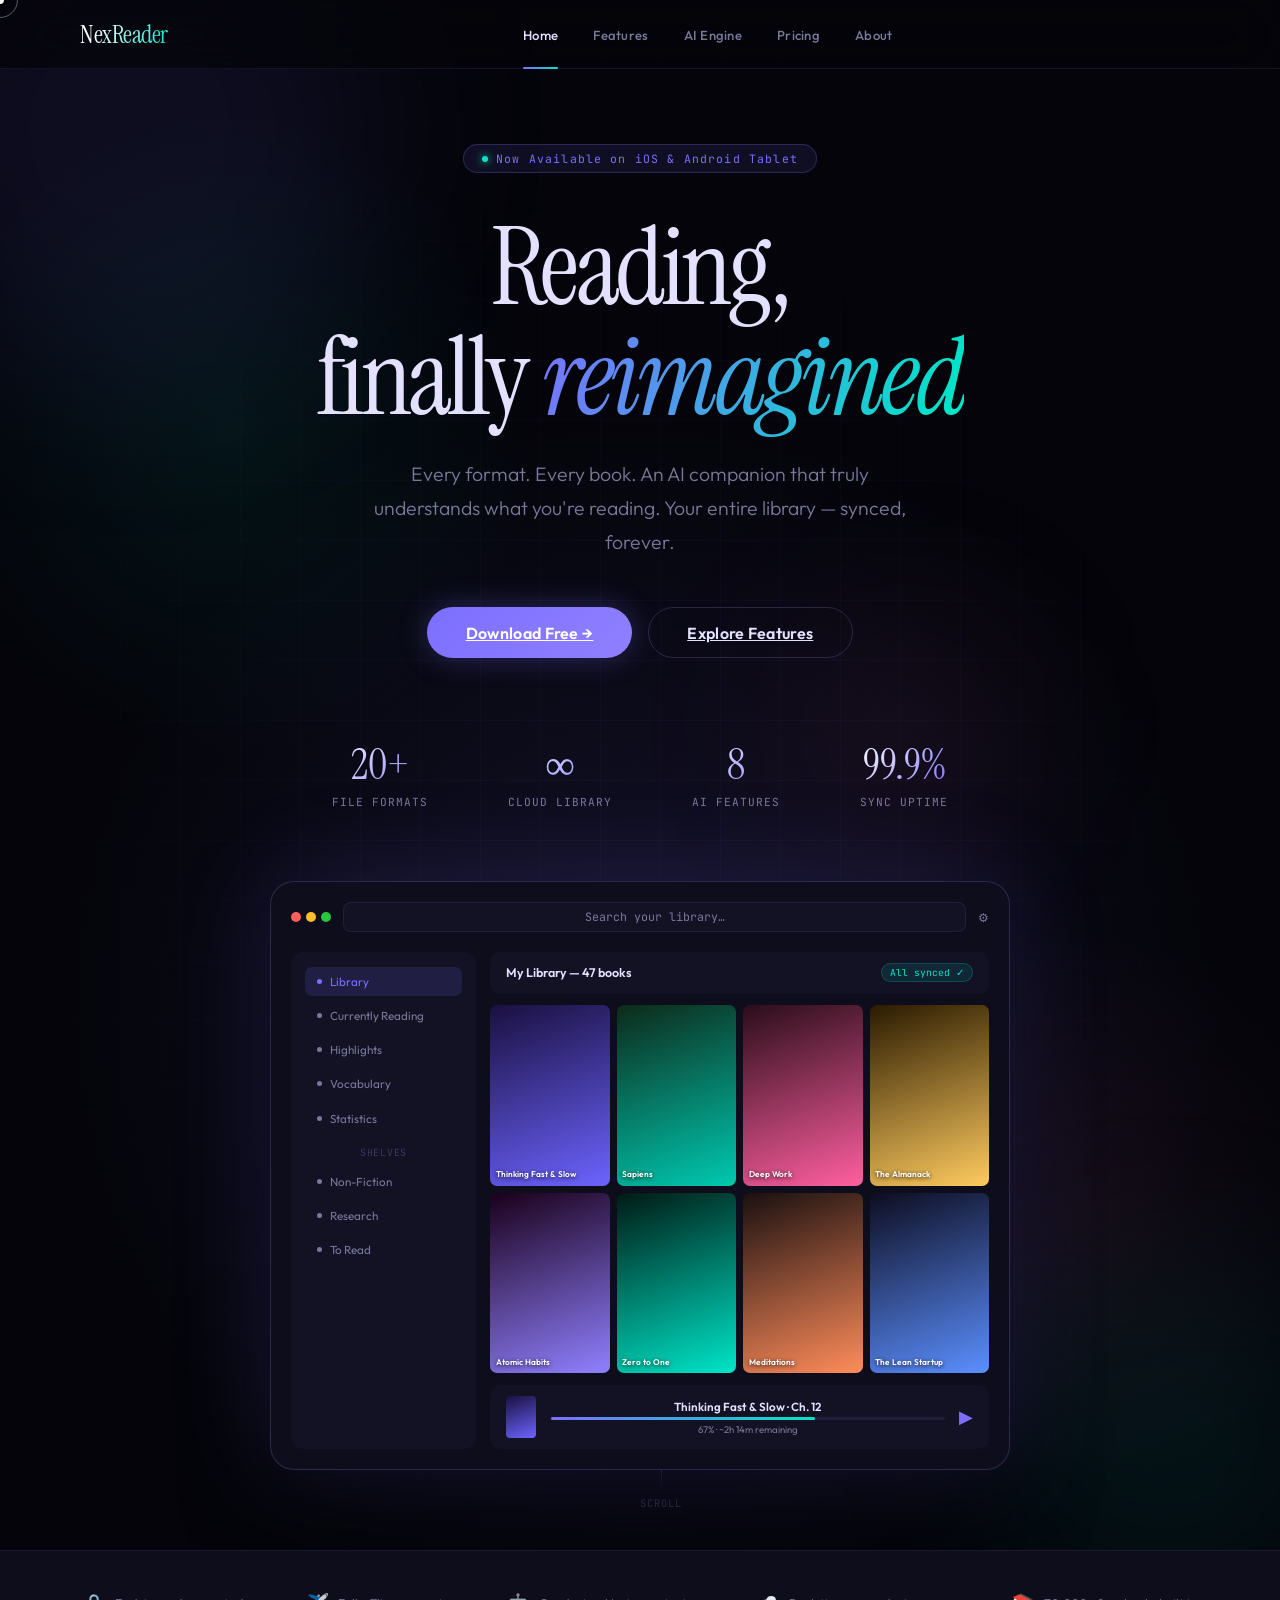
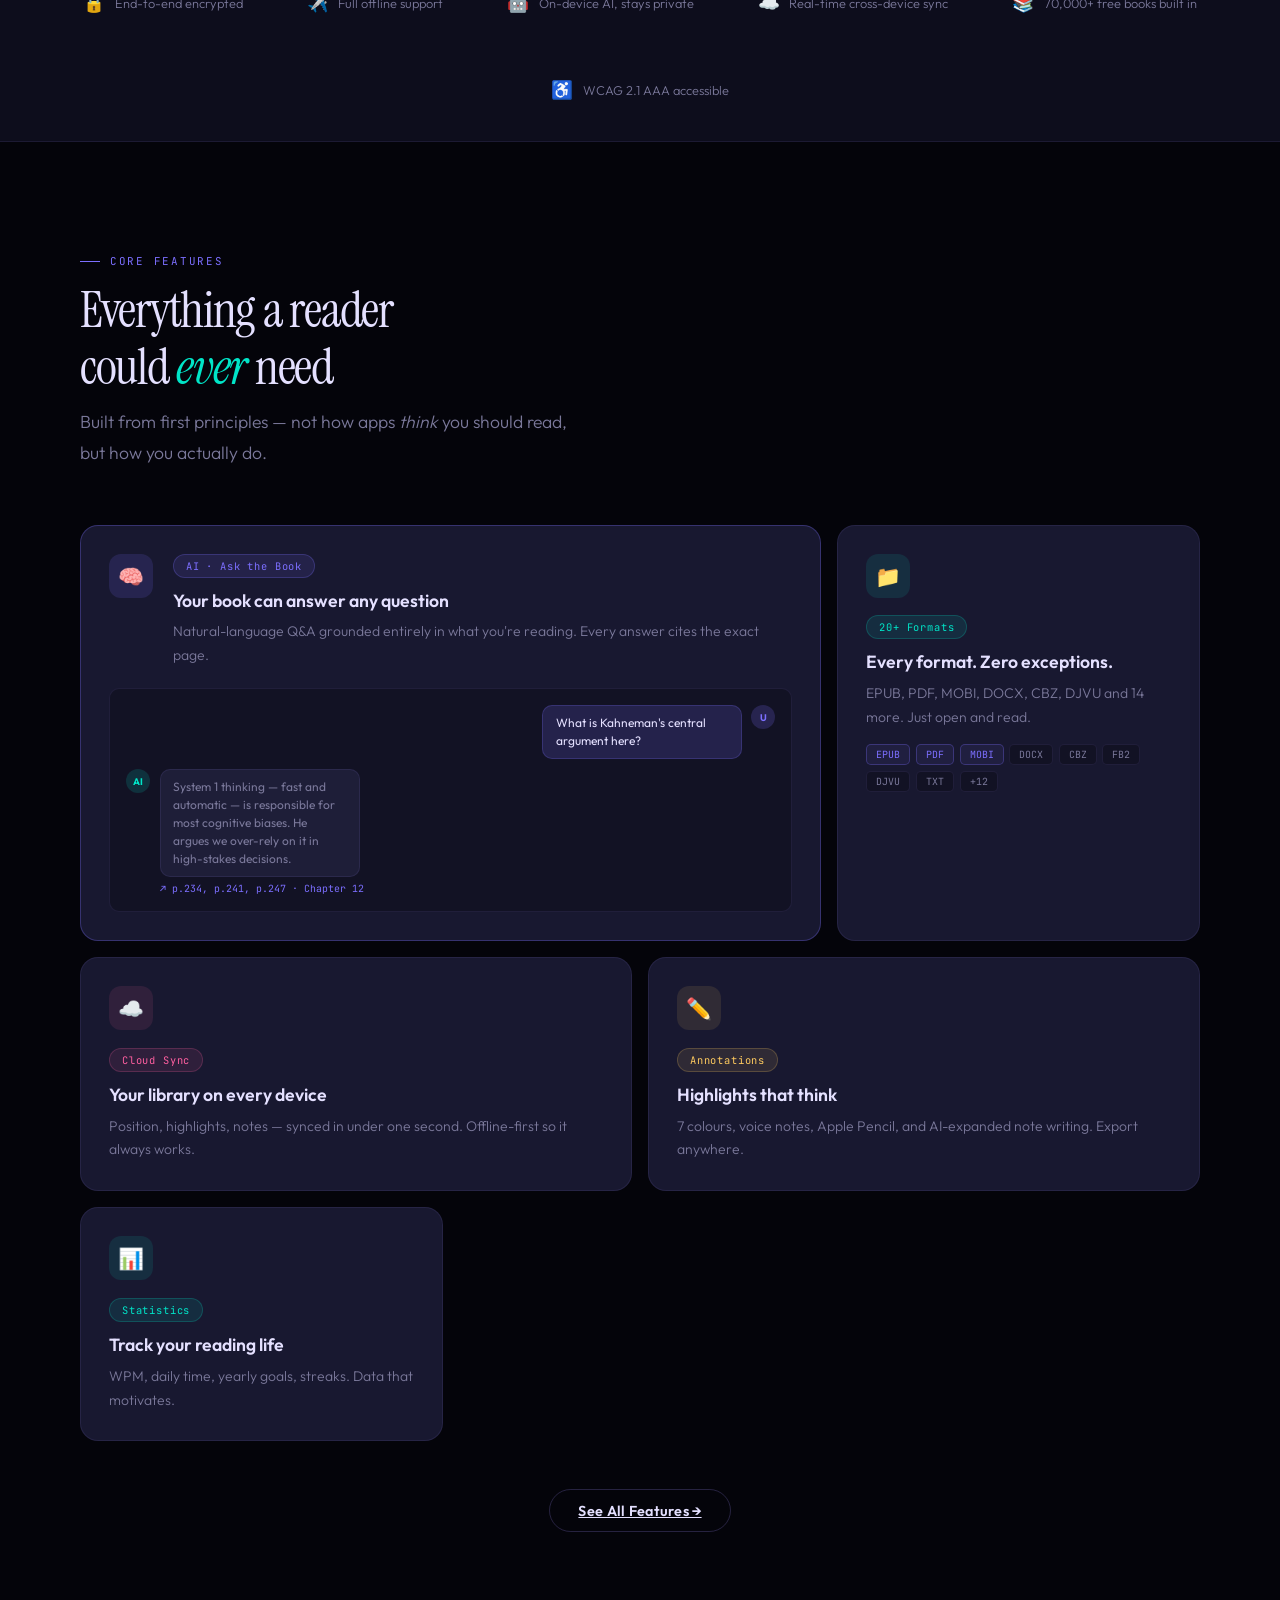
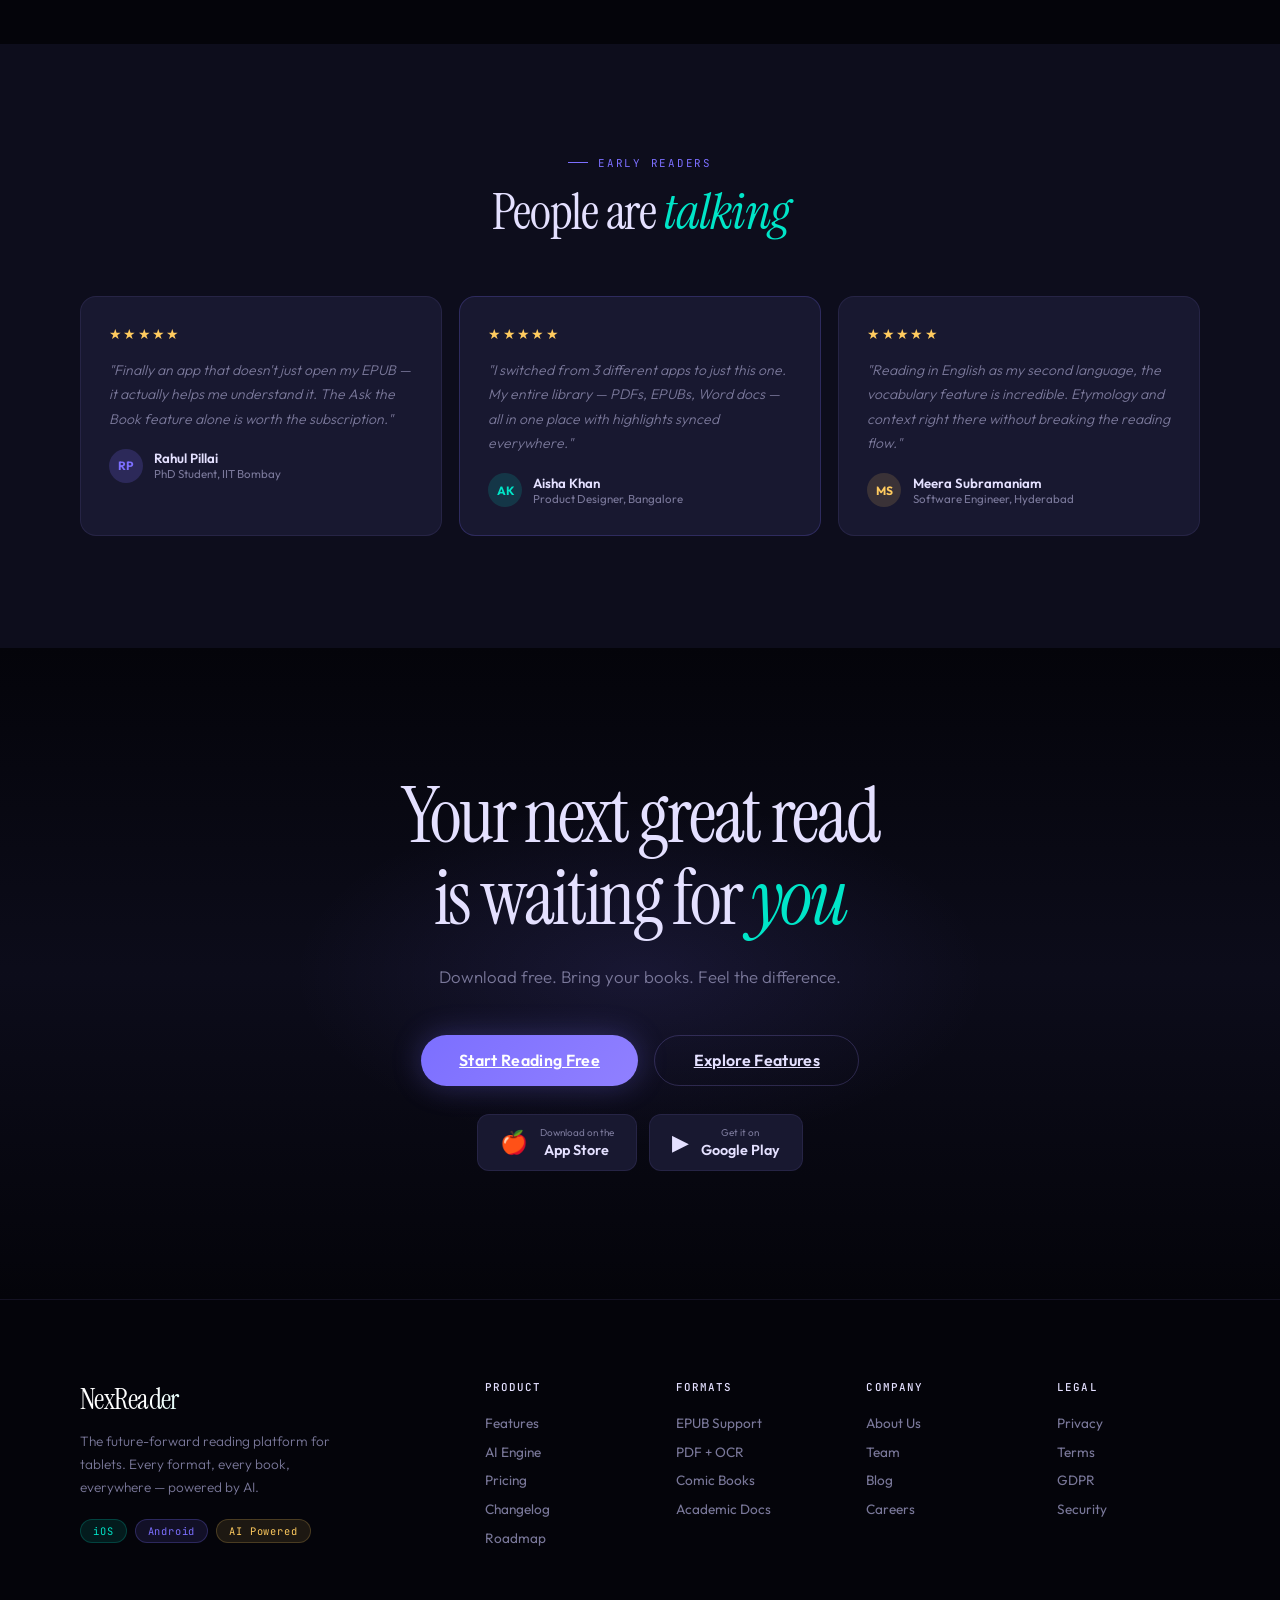
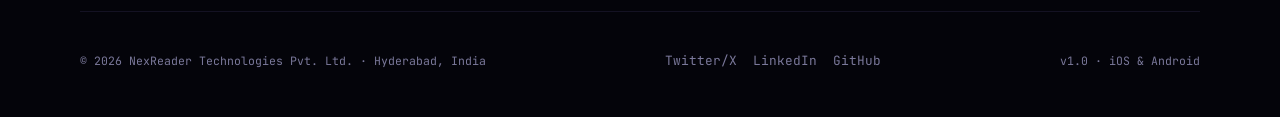
<file: index.html>
<!DOCTYPE html>
<html lang="en">
<head>
<meta charset="UTF-8">
<meta name="viewport" content="width=device-width, initial-scale=1.0">
<title>NexReader — The Future of Reading</title>
<link href="https://fonts.googleapis.com/css2?family=Instrument+Serif:ital@0;1&family=Outfit:wght@300;400;500;600;700;800&family=JetBrains+Mono:wght@400;500&display=swap" rel="stylesheet">
<link rel="stylesheet" href="shared.css">
<style>
/* ── HERO ─────────────────────────────────────────── */
.hero{
  min-height:100vh;display:flex;flex-direction:column;
  align-items:center;justify-content:center;
  text-align:center;padding:9rem 2rem 5rem;position:relative;overflow:hidden;
}
.hero-bg{
  position:absolute;inset:0;
  background:
    radial-gradient(ellipse 65% 55% at 50% 65%,rgba(124,111,255,.13) 0%,transparent 70%),
    radial-gradient(ellipse 40% 35% at 18% 28%,rgba(0,229,200,.07) 0%,transparent 60%),
    radial-gradient(ellipse 35% 30% at 85% 78%,rgba(255,95,160,.06) 0%,transparent 60%),
    var(--ink);
}
.hero-grid{
  position:absolute;inset:0;
  background-image:linear-gradient(rgba(124,111,255,.045) 1px,transparent 1px),
    linear-gradient(90deg,rgba(124,111,255,.045) 1px,transparent 1px);
  background-size:60px 60px;
  animation:gridmove 25s linear infinite;
  mask-image:radial-gradient(ellipse 70% 70% at 50% 50%,black 20%,transparent 90%);
}
@keyframes gridmove{from{background-position:0 0}to{background-position:60px 60px}}
.orb{position:absolute;border-radius:50%;filter:blur(90px);animation:orbf var(--d,9s) ease-in-out infinite alternate;pointer-events:none}
.o1{width:500px;height:500px;background:rgba(124,111,255,.09);top:-120px;left:-120px;--d:11s}
.o2{width:350px;height:350px;background:rgba(0,229,200,.07);bottom:-60px;right:-60px;--d:14s}
.o3{width:220px;height:220px;background:rgba(255,95,160,.07);top:40%;left:62%;--d:8s}
@keyframes orbf{from{transform:translate(0,0) scale(1)}to{transform:translate(28px,38px) scale(1.08)}}

.hero-badge{
  display:inline-flex;align-items:center;gap:8px;
  background:rgba(124,111,255,.1);border:1px solid rgba(124,111,255,.26);
  border-radius:100px;padding:6px 18px;
  font-size:.72rem;font-family:'JetBrains Mono',monospace;letter-spacing:.1em;color:var(--neon);
  margin-bottom:2.5rem;animation:fup .8s ease both;
}
.hero-badge-pulse{width:6px;height:6px;border-radius:50%;background:var(--neon2);box-shadow:0 0 8px var(--neon2);animation:pulse 2s infinite}
@keyframes pulse{0%,100%{opacity:1}50%{opacity:.3}}
@keyframes fup{from{opacity:0;transform:translateY(16px)}to{opacity:1;transform:translateY(0)}}

.hero h1{
  font-family:'Instrument Serif',serif;
  font-size:clamp(3.5rem,8.5vw,7.5rem);font-weight:400;line-height:1.01;letter-spacing:-0.035em;
  margin-bottom:1.5rem;position:relative;z-index:1;
  animation:fup .8s .18s ease both;
}
.hero h1 em{
  font-style:italic;
  background:linear-gradient(110deg,var(--neon) 0%,var(--neon2) 50%,var(--rose) 100%);
  -webkit-background-clip:text;-webkit-text-fill-color:transparent;background-clip:text;
  background-size:200%;animation:gs 5s linear infinite;
}
@keyframes gs{0%{background-position:0%}100%{background-position:200%}}

.hero-sub{
  font-size:clamp(1rem,2vw,1.22rem);color:var(--muted);max-width:560px;
  line-height:1.75;margin-bottom:3rem;font-weight:300;
  position:relative;z-index:1;animation:fup .8s .36s ease both;
}
.hero-actions{
  display:flex;gap:1rem;flex-wrap:wrap;justify-content:center;
  position:relative;z-index:1;animation:fup .8s .52s ease both;
}
.hero-stats{
  display:flex;gap:5rem;flex-wrap:wrap;justify-content:center;
  margin-top:5rem;animation:fup .8s .7s ease both;position:relative;z-index:1;
}
.stat-num{font-family:'Instrument Serif',serif;font-size:2.6rem;background:linear-gradient(135deg,#fff,var(--neon));-webkit-background-clip:text;-webkit-text-fill-color:transparent;background-clip:text}
.stat-lbl{font-size:.7rem;color:var(--muted);letter-spacing:.09em;text-transform:uppercase;font-family:'JetBrains Mono',monospace;margin-top:.2rem}

.scroll-cue{
  position:absolute;bottom:2.5rem;left:50%;transform:translateX(-50%);
  display:flex;flex-direction:column;align-items:center;gap:.5rem;
  font-family:'JetBrains Mono',monospace;font-size:.65rem;color:var(--faint);letter-spacing:.1em;
  animation:fup 1s 1.6s ease both;
}
.scroll-line{width:1px;height:44px;background:linear-gradient(to bottom,var(--neon),transparent);animation:sp 2.2s ease-in-out infinite}
@keyframes sp{0%,100%{opacity:.3;transform:scaleY(1)}50%{opacity:1;transform:scaleY(1.15)}}

/* MOCKUP */
.hero-mockup{
  position:relative;z-index:1;margin-top:4.5rem;
  width:100%;max-width:740px;animation:fup .8s 1s ease both;
}
.mframe{
  background:var(--panel);border:1px solid rgba(160,140,255,.22);
  border-radius:24px;padding:1.25rem;
  box-shadow:0 0 100px rgba(124,111,255,.18),0 40px 80px rgba(0,0,0,.65);overflow:hidden;
}
.mheader{display:flex;align-items:center;gap:.75rem;margin-bottom:1.25rem}
.mdots{display:flex;gap:5px}
.mdot{width:10px;height:10px;border-radius:50%}
.msearch{
  flex:1;background:var(--surface);border:1px solid var(--border);
  border-radius:8px;padding:.38rem 1rem;font-size:.73rem;color:var(--muted);
  font-family:'JetBrains Mono',monospace;
}
.mbody{display:grid;grid-template-columns:185px 1fr;gap:.9rem;min-height:310px}
.mside{background:var(--surface);border-radius:12px;padding:.9rem;display:flex;flex-direction:column;gap:.3rem}
.mnav{padding:.45rem .7rem;border-radius:7px;font-size:.73rem;color:var(--muted);display:flex;align-items:center;gap:.5rem}
.mnav.act{background:rgba(124,111,255,.14);color:var(--neon)}
.mndot{width:5px;height:5px;border-radius:50%;background:currentColor;flex-shrink:0}
.mslbl{font-size:.62rem;color:var(--faint);letter-spacing:.08em;text-transform:uppercase;padding:.5rem .7rem .2rem;font-family:'JetBrains Mono',monospace}
.mmain{display:flex;flex-direction:column;gap:.7rem}
.mtop{background:var(--surface);border-radius:10px;padding:.7rem 1rem;display:flex;align-items:center;justify-content:space-between}
.mtitle{font-size:.78rem;font-weight:600}
.mbadge{font-size:.6rem;padding:2px 8px;border-radius:100px;background:rgba(0,229,200,.1);color:var(--neon2);font-family:'JetBrains Mono',monospace;border:1px solid rgba(0,229,200,.2)}
.bgrid{display:grid;grid-template-columns:repeat(4,1fr);gap:.45rem;flex:1}
.bk{border-radius:7px;aspect-ratio:.66/1;overflow:hidden}
.bkspine{width:100%;height:100%;display:flex;align-items:flex-end;padding:.35rem}
.bktit{font-size:.52rem;font-weight:600;color:#fff;text-shadow:0 1px 4px rgba(0,0,0,.85);line-height:1.2}
.mbar{background:var(--surface);border-radius:10px;padding:.7rem 1rem;display:flex;align-items:center;gap:.9rem}
.mcover{width:30px;height:42px;border-radius:4px;flex-shrink:0}
.minfo{flex:1}
.mtit2{font-size:.73rem;font-weight:600;margin-bottom:.2rem}
.mtrack{height:3px;background:var(--card2);border-radius:2px}
.mfill{height:100%;border-radius:2px;background:linear-gradient(90deg,var(--neon),var(--neon2))}
.mmeta{font-size:.6rem;color:var(--muted);margin-top:.2rem}

/* TRUST STRIP */
.trust{padding:2.5rem 5rem;border-top:1px solid var(--border);border-bottom:1px solid var(--border);background:var(--panel)}
.trust-inner{max-width:1140px;margin:0 auto;display:flex;align-items:center;justify-content:center;gap:4rem;flex-wrap:wrap}
.trust-item{display:flex;align-items:center;gap:.6rem;font-size:.8rem;color:var(--muted);font-weight:300}
.trust-icon{font-size:1.1rem}

/* BENTO GRID */
.bento{display:grid;grid-template-columns:repeat(12,1fr);gap:1rem;margin-top:3.5rem}
.bc{grid-column:span 4}.bc-wide{grid-column:span 8}.bc-half{grid-column:span 6}
.bcard{
  background:var(--card);border:1px solid var(--border);border-radius:18px;padding:1.75rem;
  transition:all .3s;overflow:hidden;position:relative;
}
.bcard::after{content:'';position:absolute;inset:0;background:linear-gradient(135deg,rgba(124,111,255,.05),transparent 60%);opacity:0;transition:opacity .3s;pointer-events:none}
.bcard:hover{border-color:var(--border2);transform:translateY(-4px)}
.bcard:hover::after{opacity:1}
.bcard-icon{width:44px;height:44px;border-radius:12px;display:flex;align-items:center;justify-content:center;font-size:1.3rem;margin-bottom:1.1rem;flex-shrink:0}
.bcard h3{font-size:1.1rem;font-weight:600;margin-bottom:.5rem;line-height:1.3}
.bcard p{font-size:.875rem;color:var(--muted);line-height:1.7;font-weight:300}

/* MINI AI DEMO */
.mini-demo{margin-top:1.25rem;background:var(--surface);border-radius:10px;padding:1rem;border:1px solid var(--border)}
.demo-msg{display:flex;gap:.6rem;align-items:flex-start;margin-bottom:.65rem}
.demo-msg:last-child{margin-bottom:0}
.demo-av{width:24px;height:24px;border-radius:50%;display:flex;align-items:center;justify-content:center;font-size:.6rem;font-weight:700;flex-shrink:0}
.demo-bub{padding:.5rem .8rem;border-radius:10px;font-size:.75rem;line-height:1.5;max-width:200px}
.demo-user .demo-bub{background:rgba(124,111,255,.18);border:1px solid rgba(124,111,255,.22);color:var(--text)}
.demo-bot .demo-bub{background:var(--card2);border:1px solid var(--border);color:var(--muted)}
.demo-cite{font-family:'JetBrains Mono',monospace;font-size:.62rem;color:var(--neon);margin-top:.3rem}
.demo-user{flex-direction:row-reverse}

/* FORMAT PILLS */
.fmts{display:flex;flex-wrap:wrap;gap:.35rem;margin-top:.9rem}
.fpill{font-family:'JetBrains Mono',monospace;font-size:.62rem;padding:3px 9px;border-radius:5px;background:var(--surface);border:1px solid var(--border);color:var(--muted)}
.fpill.hi{color:var(--neon);border-color:rgba(124,111,255,.3);background:rgba(124,111,255,.08)}

/* SOCIAL PROOF */
.tstis{display:grid;grid-template-columns:repeat(3,1fr);gap:1.1rem;margin-top:3.5rem}
.tcard{background:var(--card);border:1px solid var(--border);border-radius:16px;padding:1.75rem;transition:all .3s}
.tcard:hover{border-color:var(--border2);transform:translateY(-3px)}
.tstars{color:var(--gold);font-size:.85rem;letter-spacing:.1em;margin-bottom:.9rem}
.ttext{font-size:.875rem;color:var(--muted);line-height:1.75;font-weight:300;font-style:italic;margin-bottom:1.1rem}
.tauthor{display:flex;align-items:center;gap:.7rem}
.tav{width:34px;height:34px;border-radius:50%;display:flex;align-items:center;justify-content:center;font-size:.75rem;font-weight:700;flex-shrink:0}
.tname{font-size:.83rem;font-weight:600}
.trole{font-size:.72rem;color:var(--muted)}

/* CTA BAND */
.cta-band{
  padding:8rem 5rem;text-align:center;position:relative;overflow:hidden;
  background:linear-gradient(180deg,var(--ink),rgba(13,13,28,.9),var(--ink));
}
.cta-glow{position:absolute;top:50%;left:50%;transform:translate(-50%,-50%);width:700px;height:350px;background:radial-gradient(ellipse,rgba(124,111,255,.11),transparent 70%);pointer-events:none}
.cta-band h2{font-family:'Instrument Serif',serif;font-size:clamp(2.8rem,6vw,5rem);font-weight:400;letter-spacing:-0.03em;line-height:1.06;margin-bottom:1.4rem;position:relative;z-index:1}
.cta-band p{font-size:1.05rem;color:var(--muted);max-width:460px;margin:0 auto 2.75rem;font-weight:300;line-height:1.75;position:relative;z-index:1}
.cta-acts{display:flex;gap:1rem;justify-content:center;margin-bottom:1.75rem;flex-wrap:wrap;position:relative;z-index:1}
.stores{display:flex;gap:.75rem;justify-content:center;flex-wrap:wrap;position:relative;z-index:1}
.store-btn{display:flex;align-items:center;gap:.7rem;background:var(--card);border:1px solid var(--border);border-radius:12px;padding:.7rem 1.4rem;text-decoration:none;color:var(--text);transition:all .25s}
.store-btn:hover{border-color:var(--border2);transform:translateY(-2px)}
.store-icon{font-size:1.4rem}
.store-txt sub{display:block;font-size:.62rem;color:var(--muted)}
.store-txt strong{font-size:.9rem;font-weight:600}

@media(max-width:900px){
  .bento{display:flex;flex-direction:column}
  .tstis{grid-template-columns:1fr}
  .hero-stats{gap:2.5rem}
  .trust-inner{gap:2rem}
  .mbody{grid-template-columns:1fr}
  .mside{display:none}
  .cta-band{padding:5rem 1.5rem}
}
</style>
</head>
<body>

<div class="cursor-dot" id="cd"></div>
<div class="cursor-ring" id="cr"></div>

<!-- NAV -->
<nav id="nav">
  <a href="index.html" class="nav-logo">NexReader</a>
  <ul class="nav-links">
    <li><a href="index.html" class="active">Home</a></li>
    <li><a href="features.html">Features</a></li>
    <li><a href="ai.html">AI Engine</a></li>
    <li><a href="pricing.html">Pricing</a></li>
    <li><a href="about.html">About</a></li>
  </ul>
</nav>

<!-- HERO -->
<section class="hero">
  <div class="hero-bg"></div>
  <div class="hero-grid"></div>
  <div class="orb o1"></div><div class="orb o2"></div><div class="orb o3"></div>

  <div class="hero-badge"><span class="hero-badge-pulse"></span>Now Available on iOS & Android Tablet</div>

  <h1>Reading,<br>finally <em>reimagined</em></h1>
  <p class="hero-sub">Every format. Every book. An AI companion that truly understands what you're reading. Your entire library — synced, forever.</p>

  <div class="hero-actions">
    <a href="pricing.html" class="btn btn-primary btn-lg">Download Free →</a>
    <a href="features.html" class="btn btn-outline btn-lg">Explore Features</a>
  </div>

  <div class="hero-stats">
    <div><div class="stat-num">20+</div><div class="stat-lbl">File Formats</div></div>
    <div><div class="stat-num">∞</div><div class="stat-lbl">Cloud Library</div></div>
    <div><div class="stat-num">8</div><div class="stat-lbl">AI Features</div></div>
    <div><div class="stat-num">99.9%</div><div class="stat-lbl">Sync Uptime</div></div>
  </div>

  <div class="hero-mockup">
    <div class="mframe">
      <div class="mheader">
        <div class="mdots"><div class="mdot" style="background:#FF5F5A"></div><div class="mdot" style="background:#FFBD2D"></div><div class="mdot" style="background:#28C840"></div></div>
        <div class="msearch">Search your library…</div>
        <div style="font-size:.72rem;color:var(--muted)">⚙</div>
      </div>
      <div class="mbody">
        <div class="mside">
          <div class="mnav act"><span class="mndot"></span>Library</div>
          <div class="mnav"><span class="mndot"></span>Currently Reading</div>
          <div class="mnav"><span class="mndot"></span>Highlights</div>
          <div class="mnav"><span class="mndot"></span>Vocabulary</div>
          <div class="mnav"><span class="mndot"></span>Statistics</div>
          <div class="mslbl">Shelves</div>
          <div class="mnav"><span class="mndot"></span>Non-Fiction</div>
          <div class="mnav"><span class="mndot"></span>Research</div>
          <div class="mnav"><span class="mndot"></span>To Read</div>
        </div>
        <div class="mmain">
          <div class="mtop"><div class="mtitle">My Library — 47 books</div><div class="mbadge">All synced ✓</div></div>
          <div class="bgrid">
            <div class="bk"><div class="bkspine" style="background:linear-gradient(160deg,#1a1040,#6C63FF)"><div class="bktit">Thinking Fast & Slow</div></div></div>
            <div class="bk"><div class="bkspine" style="background:linear-gradient(160deg,#0d2a1a,#00C9B1)"><div class="bktit">Sapiens</div></div></div>
            <div class="bk"><div class="bkspine" style="background:linear-gradient(160deg,#2a0d1a,#FF5FA0)"><div class="bktit">Deep Work</div></div></div>
            <div class="bk"><div class="bkspine" style="background:linear-gradient(160deg,#2a1a00,#FFCB5F)"><div class="bktit">The Almanack</div></div></div>
            <div class="bk"><div class="bkspine" style="background:linear-gradient(160deg,#1a001a,#9080FF)"><div class="bktit">Atomic Habits</div></div></div>
            <div class="bk"><div class="bkspine" style="background:linear-gradient(160deg,#001a14,#00E5C8)"><div class="bktit">Zero to One</div></div></div>
            <div class="bk"><div class="bkspine" style="background:linear-gradient(160deg,#1a1010,#FF8C5A)"><div class="bktit">Meditations</div></div></div>
            <div class="bk"><div class="bkspine" style="background:linear-gradient(160deg,#0d0d20,#5B8FFF)"><div class="bktit">The Lean Startup</div></div></div>
          </div>
          <div class="mbar">
            <div class="mcover" style="background:linear-gradient(160deg,#1a1040,#6C63FF)"></div>
            <div class="minfo">
              <div class="mtit2">Thinking Fast & Slow · Ch. 12</div>
              <div class="mtrack"><div class="mfill" style="width:67%"></div></div>
              <div class="mmeta">67% · ~2h 14m remaining</div>
            </div>
            <div style="font-size:1.1rem;color:var(--neon)">▶</div>
          </div>
        </div>
      </div>
    </div>
  </div>

  <div class="scroll-cue"><div class="scroll-line"></div>SCROLL</div>
</section>

<!-- TRUST STRIP -->
<div class="trust">
  <div class="trust-inner">
    <div class="trust-item"><span class="trust-icon">🔒</span>End-to-end encrypted</div>
    <div class="trust-item"><span class="trust-icon">✈️</span>Full offline support</div>
    <div class="trust-item"><span class="trust-icon">🤖</span>On-device AI, stays private</div>
    <div class="trust-item"><span class="trust-icon">☁️</span>Real-time cross-device sync</div>
    <div class="trust-item"><span class="trust-icon">📚</span>70,000+ free books built in</div>
    <div class="trust-item"><span class="trust-icon">♿</span>WCAG 2.1 AAA accessible</div>
  </div>
</div>

<!-- FEATURE OVERVIEW -->
<section class="section" style="background:var(--ink)">
  <div class="section-inner">
    <div class="reveal">
      <div class="eyebrow">Core Features</div>
      <h2 class="h2" style="margin-bottom:.75rem">Everything a reader<br>could <em>ever</em> need</h2>
      <p class="lead" style="max-width:500px">Built from first principles — not how apps <em style="-webkit-text-fill-color:var(--muted);color:var(--muted);font-style:italic">think</em> you should read, but how you actually do.</p>
    </div>
    <div class="bento reveal">
      <!-- AI wide -->
      <div class="bcard bc-wide" style="border-color:rgba(124,111,255,.3)">
        <div style="display:flex;gap:1.25rem;align-items:flex-start">
          <div class="bcard-icon" style="background:rgba(124,111,255,.15)">🧠</div>
          <div>
            <span class="badge badge-neon" style="margin-bottom:.75rem">AI · Ask the Book</span>
            <h3>Your book can answer any question</h3>
            <p>Natural-language Q&A grounded entirely in what you're reading. Every answer cites the exact page.</p>
          </div>
        </div>
        <div class="mini-demo">
          <div class="demo-msg demo-user">
            <div class="demo-av" style="background:rgba(124,111,255,.2);color:var(--neon)">U</div>
            <div class="demo-bub">What is Kahneman's central argument here?</div>
          </div>
          <div class="demo-msg demo-bot">
            <div class="demo-av" style="background:rgba(0,229,200,.15);color:var(--neon2)">AI</div>
            <div>
              <div class="demo-bub">System 1 thinking — fast and automatic — is responsible for most cognitive biases. He argues we over-rely on it in high-stakes decisions.</div>
              <div class="demo-cite">↗ p.234, p.241, p.247 · Chapter 12</div>
            </div>
          </div>
        </div>
      </div>
      <!-- Formats -->
      <div class="bcard bc">
        <div class="bcard-icon" style="background:rgba(0,229,200,.1)">📁</div>
        <span class="badge badge-teal" style="margin-bottom:.75rem">20+ Formats</span>
        <h3>Every format. Zero exceptions.</h3>
        <p>EPUB, PDF, MOBI, DOCX, CBZ, DJVU and 14 more. Just open and read.</p>
        <div class="fmts">
          <span class="fpill hi">EPUB</span><span class="fpill hi">PDF</span><span class="fpill hi">MOBI</span>
          <span class="fpill">DOCX</span><span class="fpill">CBZ</span><span class="fpill">FB2</span>
          <span class="fpill">DJVU</span><span class="fpill">TXT</span><span class="fpill">+12</span>
        </div>
      </div>
      <!-- Cloud -->
      <div class="bcard bc-half">
        <div class="bcard-icon" style="background:rgba(255,95,160,.1)">☁️</div>
        <span class="badge badge-rose" style="margin-bottom:.75rem">Cloud Sync</span>
        <h3>Your library on every device</h3>
        <p>Position, highlights, notes — synced in under one second. Offline-first so it always works.</p>
      </div>
      <!-- Annotations -->
      <div class="bcard bc-half">
        <div class="bcard-icon" style="background:rgba(255,203,95,.1)">✏️</div>
        <span class="badge badge-gold" style="margin-bottom:.75rem">Annotations</span>
        <h3>Highlights that think</h3>
        <p>7 colours, voice notes, Apple Pencil, and AI-expanded note writing. Export anywhere.</p>
      </div>
      <!-- Stats -->
      <div class="bcard bc">
        <div class="bcard-icon" style="background:rgba(0,229,200,.1)">📊</div>
        <span class="badge badge-teal" style="margin-bottom:.75rem">Statistics</span>
        <h3>Track your reading life</h3>
        <p>WPM, daily time, yearly goals, streaks. Data that motivates.</p>
      </div>
    </div>
    <div style="text-align:center;margin-top:3rem">
      <a href="features.html" class="btn btn-outline btn-md">See All Features →</a>
    </div>
  </div>
</section>

<!-- TESTIMONIALS -->
<section class="section" style="background:var(--panel)">
  <div class="section-inner">
    <div class="reveal" style="text-align:center">
      <div class="eyebrow" style="justify-content:center">Early Readers</div>
      <h2 class="h2">People are <em>talking</em></h2>
    </div>
    <div class="tstis reveal">
      <div class="tcard">
        <div class="tstars">★★★★★</div>
        <p class="ttext">"Finally an app that doesn't just open my EPUB — it actually helps me understand it. The Ask the Book feature alone is worth the subscription."</p>
        <div class="tauthor"><div class="tav" style="background:rgba(124,111,255,.2);color:var(--neon)">RP</div><div><div class="tname">Rahul Pillai</div><div class="trole">PhD Student, IIT Bombay</div></div></div>
      </div>
      <div class="tcard" style="border-color:rgba(124,111,255,.22)">
        <div class="tstars">★★★★★</div>
        <p class="ttext">"I switched from 3 different apps to just this one. My entire library — PDFs, EPUBs, Word docs — all in one place with highlights synced everywhere."</p>
        <div class="tauthor"><div class="tav" style="background:rgba(0,229,200,.15);color:var(--neon2)">AK</div><div><div class="tname">Aisha Khan</div><div class="trole">Product Designer, Bangalore</div></div></div>
      </div>
      <div class="tcard">
        <div class="tstars">★★★★★</div>
        <p class="ttext">"Reading in English as my second language, the vocabulary feature is incredible. Etymology and context right there without breaking the reading flow."</p>
        <div class="tauthor"><div class="tav" style="background:rgba(255,203,95,.15);color:var(--gold)">MS</div><div><div class="tname">Meera Subramaniam</div><div class="trole">Software Engineer, Hyderabad</div></div></div>
      </div>
    </div>
  </div>
</section>

<!-- CTA -->
<section class="cta-band">
  <div class="cta-glow"></div>
  <div class="reveal">
    <h2>Your next great read<br>is waiting for <em>you</em></h2>
    <p>Download free. Bring your books. Feel the difference.</p>
    <div class="cta-acts">
      <a href="pricing.html" class="btn btn-primary btn-lg">Start Reading Free</a>
      <a href="features.html" class="btn btn-outline btn-lg">Explore Features</a>
    </div>
    <div class="stores">
      <a href="#" class="store-btn"><span class="store-icon">🍎</span><div class="store-txt"><sub>Download on the</sub><strong>App Store</strong></div></a>
      <a href="#" class="store-btn"><span class="store-icon">▶</span><div class="store-txt"><sub>Get it on</sub><strong>Google Play</strong></div></a>
    </div>
  </div>
</section>

<!-- FOOTER -->
<footer>
  <div class="footer-grid">
    <div>
      <a href="index.html" class="footer-logo">NexReader</a>
      <p class="footer-desc">The future-forward reading platform for tablets. Every format, every book, everywhere — powered by AI.</p>
      <div style="margin-top:1.25rem;display:flex;gap:.5rem;flex-wrap:wrap">
        <span class="badge badge-teal">iOS</span><span class="badge badge-neon">Android</span><span class="badge badge-gold">AI Powered</span>
      </div>
    </div>
    <div class="footer-col"><h4>Product</h4><ul><li><a href="features.html">Features</a></li><li><a href="ai.html">AI Engine</a></li><li><a href="pricing.html">Pricing</a></li><li><a href="#">Changelog</a></li><li><a href="#">Roadmap</a></li></ul></div>
    <div class="footer-col"><h4>Formats</h4><ul><li><a href="features.html#formats">EPUB Support</a></li><li><a href="features.html#formats">PDF + OCR</a></li><li><a href="features.html#formats">Comic Books</a></li><li><a href="features.html#formats">Academic Docs</a></li></ul></div>
    <div class="footer-col"><h4>Company</h4><ul><li><a href="about.html">About Us</a></li><li><a href="about.html#team">Team</a></li><li><a href="#">Blog</a></li><li><a href="#">Careers</a></li></ul></div>
    <div class="footer-col"><h4>Legal</h4><ul><li><a href="#">Privacy</a></li><li><a href="#">Terms</a></li><li><a href="#">GDPR</a></li><li><a href="#">Security</a></li></ul></div>
  </div>
  <div class="footer-bottom">
    <span>© 2026 NexReader Technologies Pvt. Ltd. · Hyderabad, India</span>
    <div class="footer-socials"><a href="#">Twitter/X</a><a href="#">LinkedIn</a><a href="#">GitHub</a></div>
    <span>v1.0 · iOS & Android</span>
  </div>
</footer>

<script src="shared.js"></script>
</body>
</html>
</file>
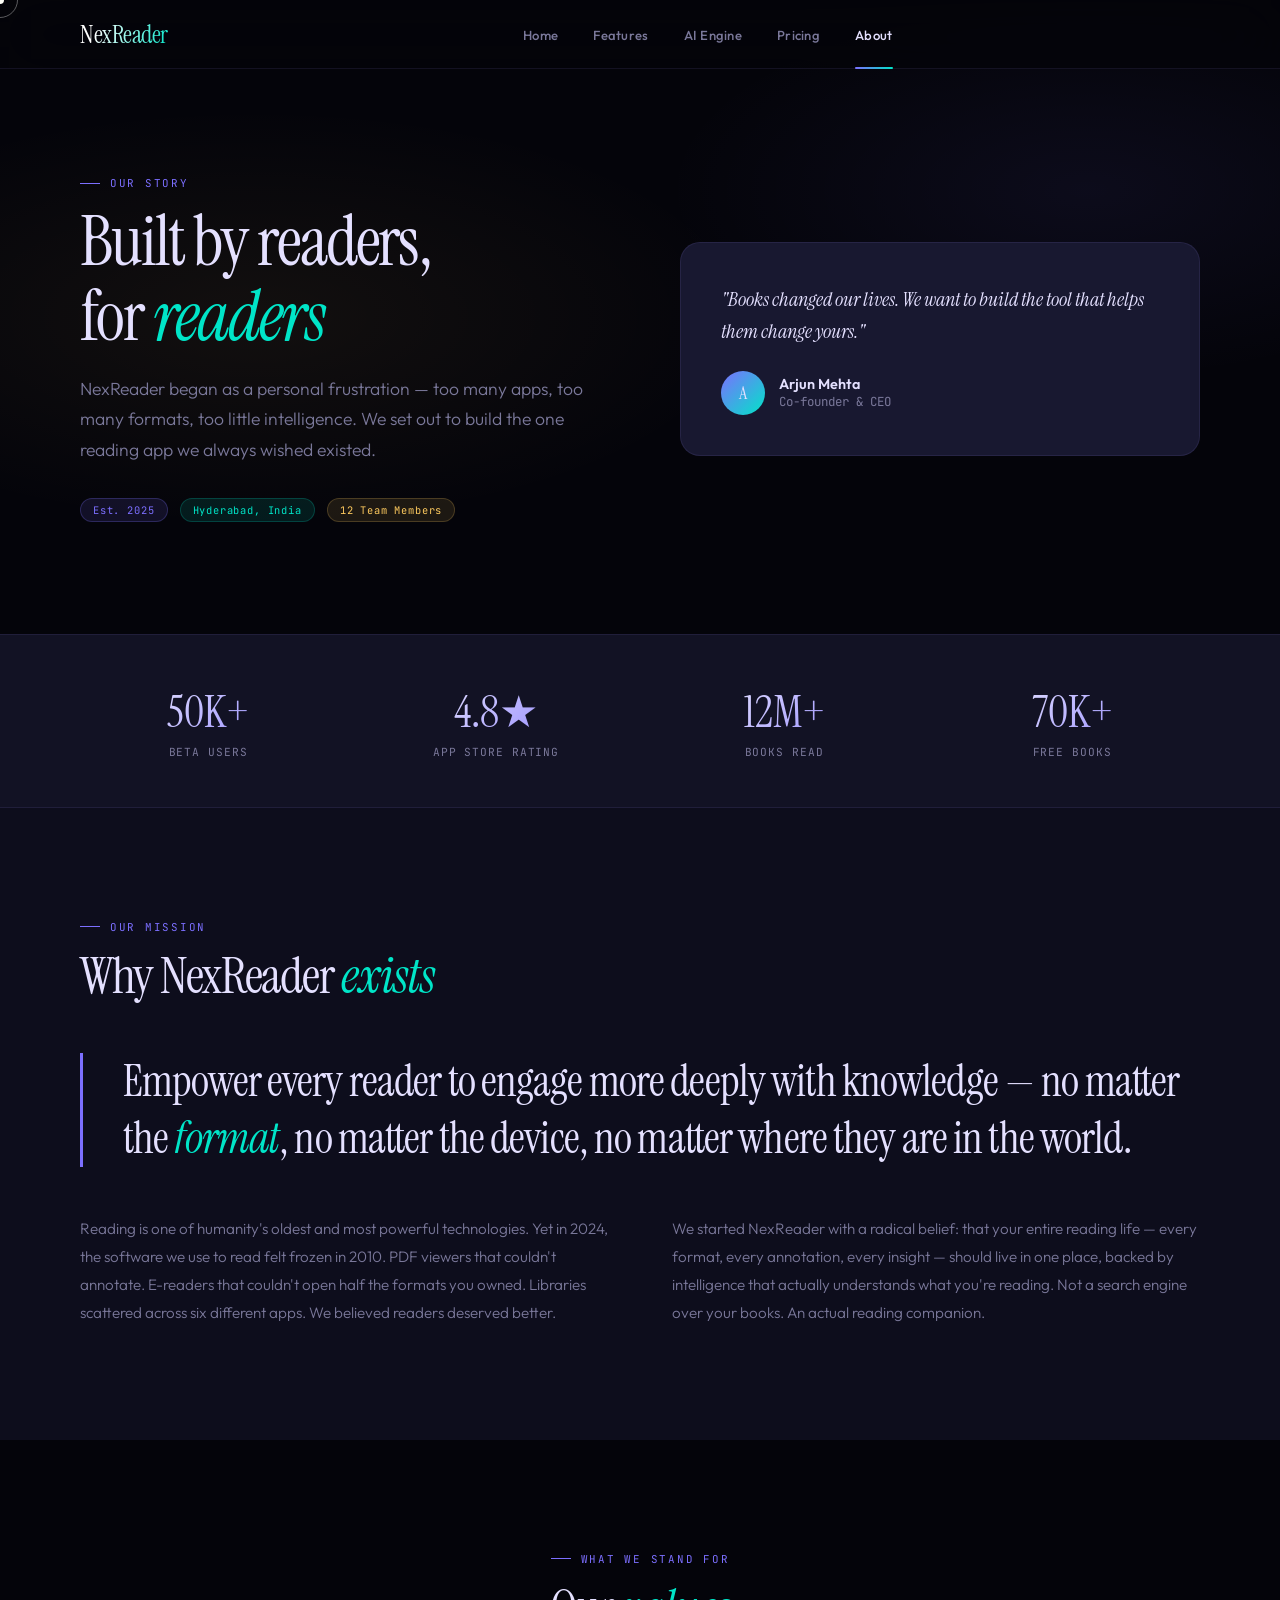
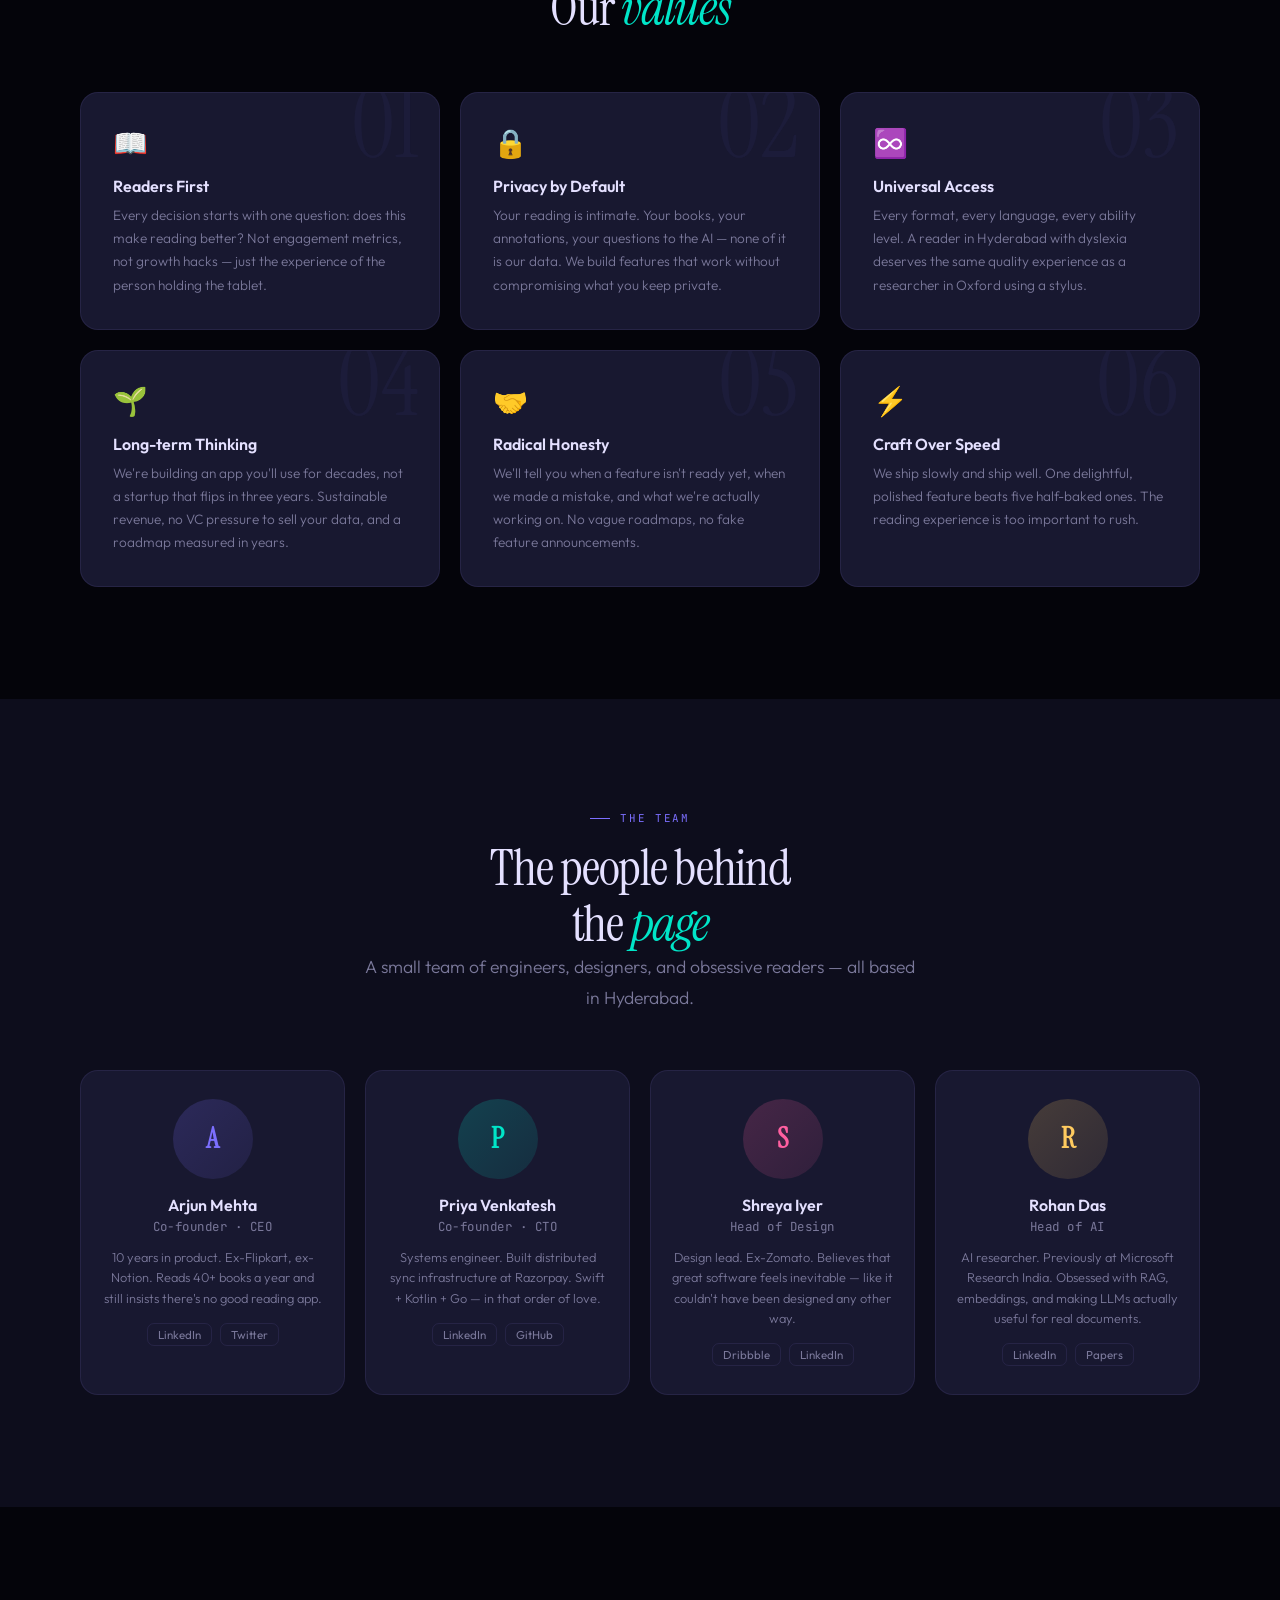
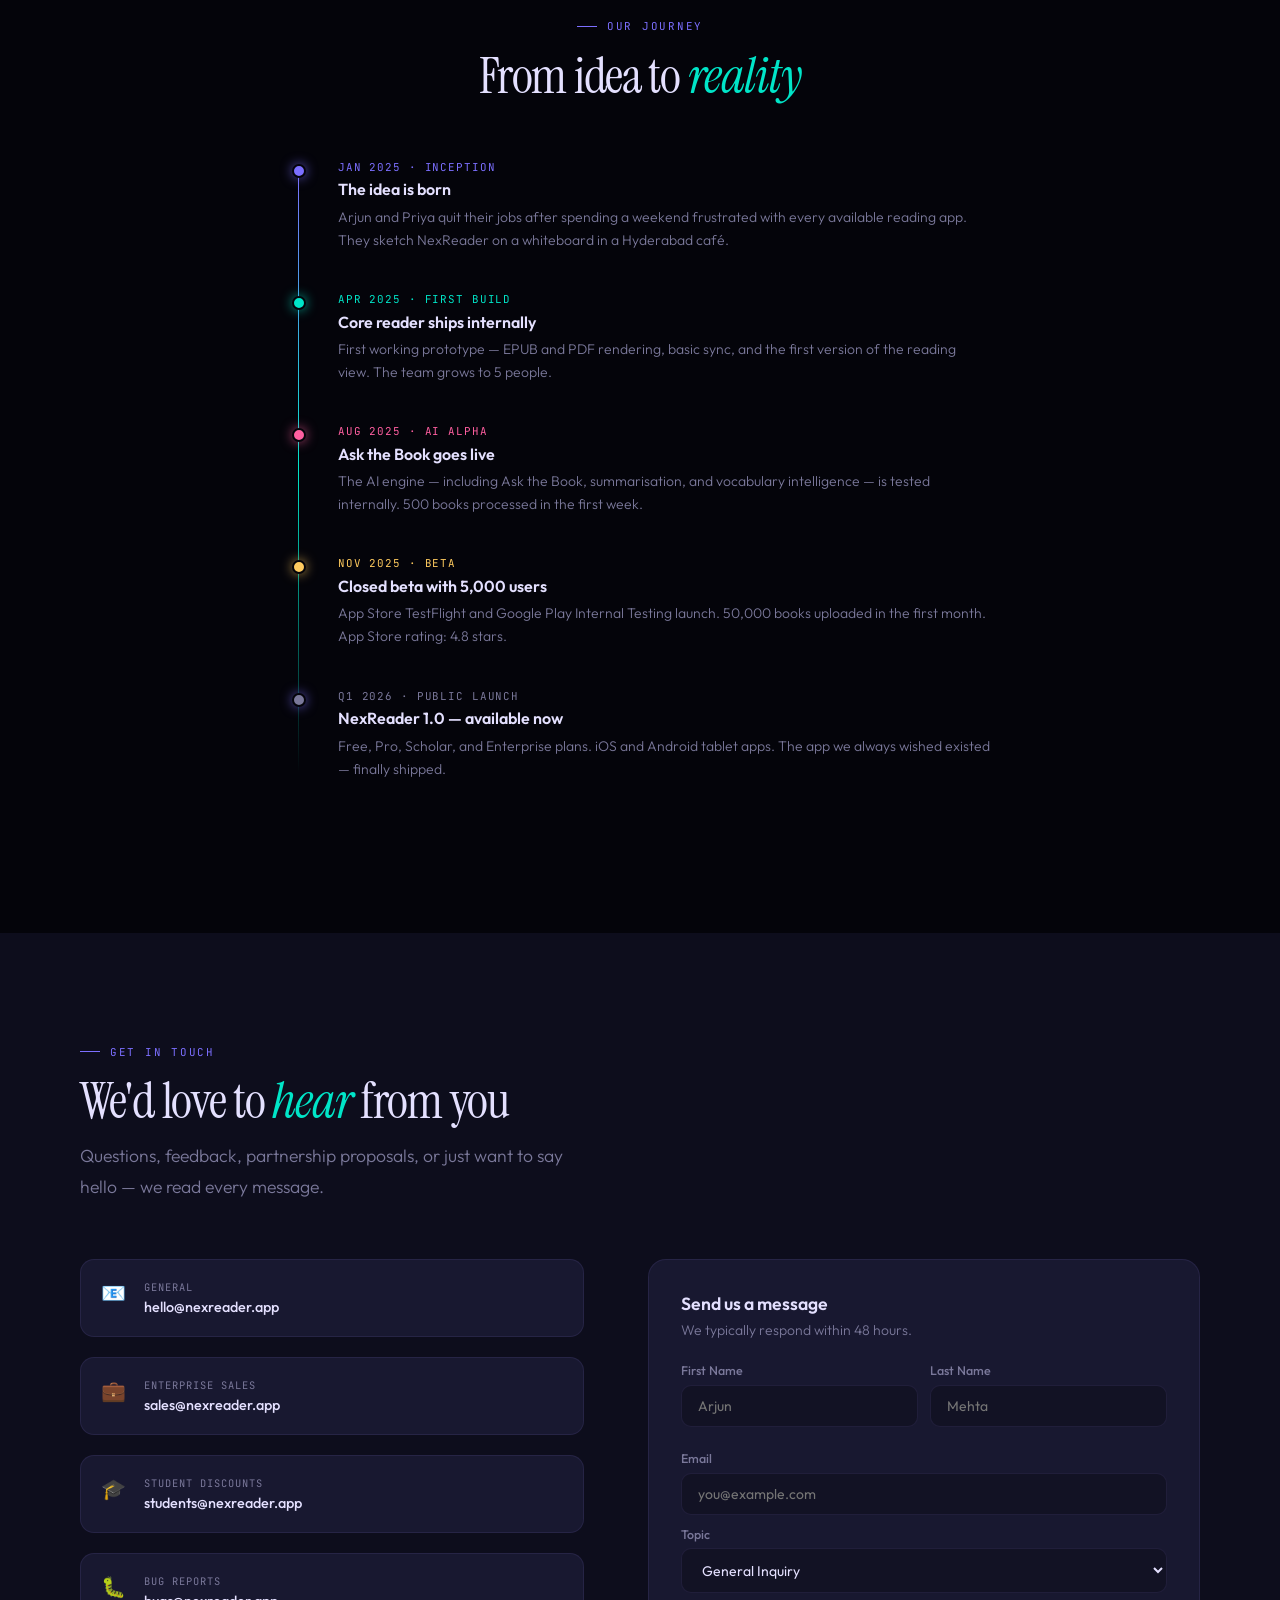
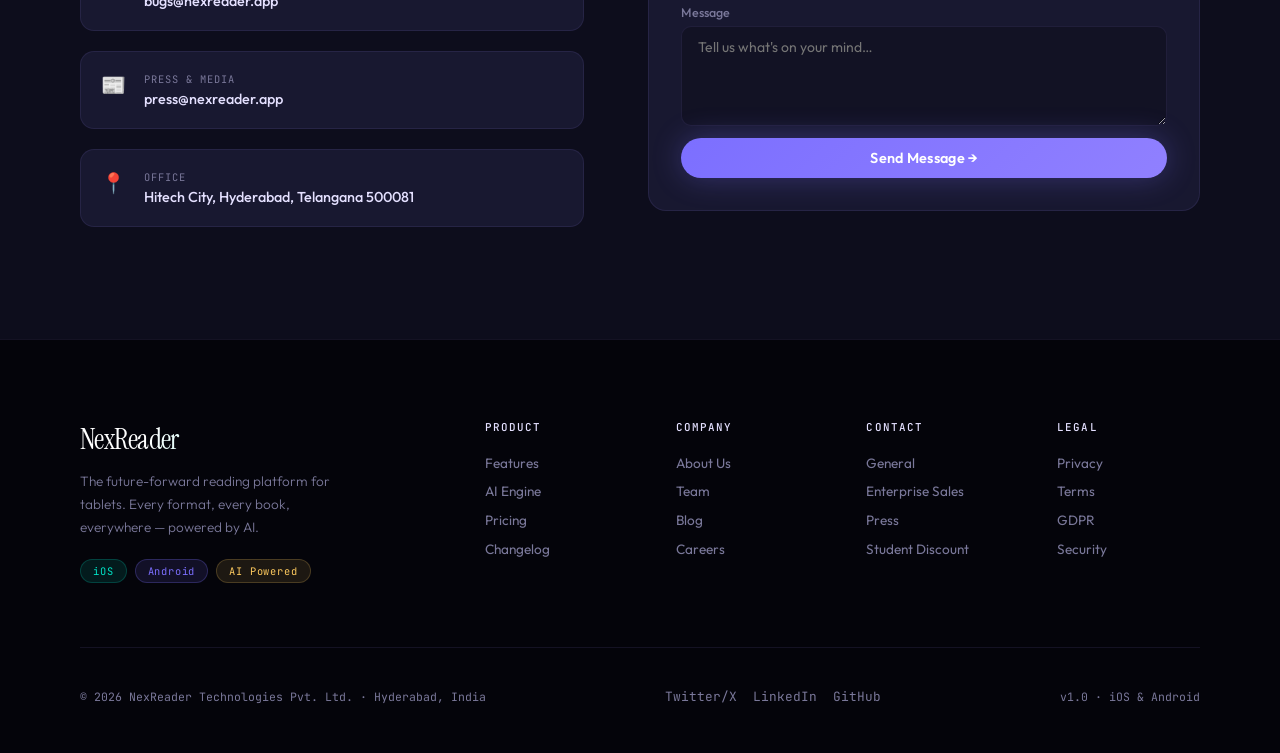
<file: about.html>
<!DOCTYPE html>
<html lang="en">
<head>
<meta charset="UTF-8">
<meta name="viewport" content="width=device-width, initial-scale=1.0">
<title>About — NexReader</title>
<link href="https://fonts.googleapis.com/css2?family=Instrument+Serif:ital@0;1&family=Outfit:wght@300;400;500;600;700;800&family=JetBrains+Mono:wght@400;500&display=swap" rel="stylesheet">
<link rel="stylesheet" href="shared.css">
<style>
/* HERO */
.about-hero{
  padding:11rem 5rem 7rem;
  background:
    radial-gradient(ellipse 65% 55% at 20% 50%,rgba(255,203,95,.06) 0%,transparent 60%),
    radial-gradient(ellipse 55% 50% at 85% 30%,rgba(124,111,255,.07) 0%,transparent 60%),
    var(--ink);
  position:relative;overflow:hidden;
}
.about-hero-inner{max-width:1140px;margin:0 auto;display:grid;grid-template-columns:1fr 1fr;gap:5rem;align-items:center;position:relative;z-index:1}
.about-hero h1{font-family:'Instrument Serif',serif;font-size:clamp(3rem,5.5vw,5rem);font-weight:400;letter-spacing:-0.03em;line-height:1.06;margin-bottom:1.25rem}
.about-hero .lead{margin-bottom:2rem}

/* MISSION */
.mission-section{padding:7rem 5rem;background:var(--panel)}
.mission-inner{max-width:1140px;margin:0 auto}
.mission-quote{
  font-family:'Instrument Serif',serif;
  font-size:clamp(1.75rem,3.5vw,2.75rem);
  font-weight:400;letter-spacing:-0.02em;line-height:1.3;
  border-left:3px solid var(--neon);padding-left:2.5rem;
  margin:3rem 0;color:var(--text);
}
.mission-quote em{font-style:italic;color:var(--neon2);-webkit-text-fill-color:var(--neon2)}
.mission-body{display:grid;grid-template-columns:1fr 1fr;gap:4rem;margin-top:3rem}
.mission-body p{font-size:.95rem;color:var(--muted);line-height:1.85;font-weight:300}

/* VALUES */
.values-section{padding:7rem 5rem;background:var(--ink)}
.values-grid{display:grid;grid-template-columns:repeat(3,1fr);gap:1.25rem;margin-top:3.5rem}
.val-card{padding:2rem;background:var(--card);border:1px solid var(--border);border-radius:18px;transition:all .3s;position:relative;overflow:hidden}
.val-card::before{content:attr(data-num);position:absolute;top:-1rem;right:1.25rem;font-family:'Instrument Serif',serif;font-size:6rem;color:rgba(124,111,255,.05);line-height:1;pointer-events:none}
.val-card:hover{border-color:var(--border2);transform:translateY(-4px)}
.val-icon{font-size:1.75rem;margin-bottom:1rem}
.val-card h3{font-size:1rem;font-weight:600;margin-bottom:.5rem}
.val-card p{font-size:.85rem;color:var(--muted);line-height:1.7;font-weight:300}

/* TEAM */
.team-section{padding:7rem 5rem;background:var(--panel)}
.team-grid{display:grid;grid-template-columns:repeat(4,1fr);gap:1.25rem;margin-top:3.5rem}
.team-card{text-align:center;padding:1.75rem 1.25rem;background:var(--card);border:1px solid var(--border);border-radius:18px;transition:all .3s}
.team-card:hover{border-color:var(--border2);transform:translateY(-4px)}
.team-avatar{
  width:80px;height:80px;border-radius:50%;margin:0 auto 1rem;
  display:flex;align-items:center;justify-content:center;font-size:1.75rem;font-weight:700;
  font-family:'Instrument Serif',serif;
}
.team-name{font-size:1rem;font-weight:600;margin-bottom:.2rem}
.team-role{font-size:.78rem;color:var(--muted);margin-bottom:.75rem;font-family:'JetBrains Mono',monospace;letter-spacing:.04em}
.team-bio{font-size:.8rem;color:var(--muted);line-height:1.6;font-weight:300}
.team-links{display:flex;gap:.5rem;justify-content:center;margin-top:.9rem}
.team-link{font-size:.72rem;color:var(--muted);text-decoration:none;padding:3px 10px;border:1px solid var(--border);border-radius:7px;transition:all .2s}
.team-link:hover{color:var(--neon);border-color:rgba(124,111,255,.3)}

/* JOURNEY TIMELINE */
.timeline-section{padding:7rem 5rem;background:var(--ink)}
.timeline{position:relative;max-width:700px;margin:3.5rem auto 0;padding-left:3rem}
.timeline::before{content:'';position:absolute;left:8px;top:8px;bottom:8px;width:1px;background:linear-gradient(to bottom,var(--neon),var(--neon2),transparent)}
.tl-item{position:relative;margin-bottom:2.5rem}
.tl-dot{position:absolute;left:-2.85rem;top:4px;width:14px;height:14px;border-radius:50%;background:var(--neon);border:2px solid var(--ink);box-shadow:0 0 12px rgba(124,111,255,.7)}
.tl-date{font-family:'JetBrains Mono',monospace;font-size:.68rem;color:var(--neon);letter-spacing:.08em;text-transform:uppercase;margin-bottom:.35rem}
.tl-title{font-size:1rem;font-weight:600;margin-bottom:.4rem}
.tl-body{font-size:.875rem;color:var(--muted);line-height:1.65;font-weight:300}

/* CONTACT */
.contact-section{padding:7rem 5rem;background:var(--panel)}
.contact-grid{display:grid;grid-template-columns:1fr 1fr;gap:4rem;margin-top:3.5rem;align-items:start}
.contact-info{display:flex;flex-direction:column;gap:1.25rem}
.contact-item{display:flex;gap:1.1rem;align-items:flex-start;padding:1.25rem;background:var(--card);border:1px solid var(--border);border-radius:14px}
.contact-icon{font-size:1.25rem;flex-shrink:0}
.contact-label{font-family:'JetBrains Mono',monospace;font-size:.65rem;letter-spacing:.1em;text-transform:uppercase;color:var(--muted);margin-bottom:.25rem}
.contact-val{font-size:.9rem;font-weight:500}
.contact-form{background:var(--card);border:1px solid var(--border);border-radius:18px;padding:2rem}
.contact-form h3{font-size:1.1rem;font-weight:600;margin-bottom:.4rem}
.contact-form p{font-size:.875rem;color:var(--muted);margin-bottom:1.5rem;font-weight:300}
.form-row{display:grid;grid-template-columns:1fr 1fr;gap:.75rem;margin-bottom:.75rem}
.form-field{display:flex;flex-direction:column;gap:.4rem;margin-bottom:.75rem}
.form-field label{font-size:.78rem;font-weight:500;color:var(--muted)}
.form-field input,.form-field select,.form-field textarea{
  background:var(--surface);border:1px solid var(--border);border-radius:10px;
  padding:.7rem 1rem;color:var(--text);font-family:'Outfit',sans-serif;font-size:.875rem;
  transition:border-color .2s;outline:none;
}
.form-field input:focus,.form-field select:focus,.form-field textarea:focus{border-color:rgba(124,111,255,.5)}
.form-field select option{background:var(--surface)}
.form-field textarea{resize:vertical;min-height:100px}

/* STATS ROW */
.stats-band{
  background:var(--surface);border-top:1px solid var(--border);border-bottom:1px solid var(--border);
  padding:3rem 5rem;
}
.stats-band-inner{max-width:1140px;margin:0 auto;display:grid;grid-template-columns:repeat(4,1fr);gap:2rem}
.sband-item{text-align:center}
.sband-num{font-family:'Instrument Serif',serif;font-size:2.75rem;background:linear-gradient(135deg,#fff,var(--neon));-webkit-background-clip:text;-webkit-text-fill-color:transparent;background-clip:text;margin-bottom:.25rem}
.sband-lbl{font-size:.7rem;color:var(--muted);font-family:'JetBrains Mono',monospace;letter-spacing:.08em;text-transform:uppercase}

@media(max-width:1024px){.team-grid{grid-template-columns:repeat(2,1fr)}}
@media(max-width:900px){
  .about-hero-inner,.mission-body,.contact-grid,.values-grid{grid-template-columns:1fr;gap:2.5rem}
  .about-hero,.mission-section,.values-section,.team-section,.timeline-section,.contact-section{padding-left:1.5rem;padding-right:1.5rem}
  .stats-band{padding:2rem 1.5rem}
  .stats-band-inner{grid-template-columns:repeat(2,1fr)}
}
</style>
</head>
<body>
<div class="cursor-dot" id="cd"></div>
<div class="cursor-ring" id="cr"></div>

<!-- NAV -->
<nav id="nav">
  <a href="index.html" class="nav-logo">NexReader</a>
  <ul class="nav-links">
    <li><a href="index.html">Home</a></li>
    <li><a href="features.html">Features</a></li>
    <li><a href="ai.html">AI Engine</a></li>
    <li><a href="pricing.html">Pricing</a></li>
    <li><a href="about.html" class="active">About</a></li>
  </ul>
</nav>

<!-- HERO -->
<div class="about-hero">
  <div class="about-hero-inner reveal">
    <div>
      <div class="eyebrow">Our Story</div>
      <h1>Built by readers,<br>for <em>readers</em></h1>
      <p class="lead">NexReader began as a personal frustration — too many apps, too many formats, too little intelligence. We set out to build the one reading app we always wished existed.</p>
      <div style="display:flex;gap:.75rem;flex-wrap:wrap">
        <span class="badge badge-neon">Est. 2025</span>
        <span class="badge badge-teal">Hyderabad, India</span>
        <span class="badge badge-gold">12 Team Members</span>
      </div>
    </div>
    <div style="background:var(--card);border:1px solid var(--border);border-radius:20px;padding:2.5rem">
      <div style="font-family:'Instrument Serif',serif;font-size:1.25rem;line-height:1.6;color:var(--text);margin-bottom:1.5rem;font-style:italic">"Books changed our lives. We want to build the tool that helps them change yours."</div>
      <div style="display:flex;align-items:center;gap:.9rem">
        <div style="width:44px;height:44px;border-radius:50%;background:linear-gradient(135deg,var(--neon),var(--neon2));display:flex;align-items:center;justify-content:center;font-family:'Instrument Serif',serif;font-size:1.1rem;font-weight:400">A</div>
        <div>
          <div style="font-weight:600;font-size:.9rem">Arjun Mehta</div>
          <div style="font-size:.78rem;color:var(--muted);font-family:'JetBrains Mono',monospace">Co-founder & CEO</div>
        </div>
      </div>
    </div>
  </div>
</div>

<!-- STATS BAND -->
<div class="stats-band reveal">
  <div class="stats-band-inner">
    <div class="sband-item"><div class="sband-num">50K+</div><div class="sband-lbl">Beta Users</div></div>
    <div class="sband-item"><div class="sband-num">4.8★</div><div class="sband-lbl">App Store Rating</div></div>
    <div class="sband-item"><div class="sband-num">12M+</div><div class="sband-lbl">Books Read</div></div>
    <div class="sband-item"><div class="sband-num">70K+</div><div class="sband-lbl">Free Books</div></div>
  </div>
</div>

<!-- MISSION -->
<section class="mission-section">
  <div class="mission-inner">
    <div class="reveal">
      <div class="eyebrow">Our Mission</div>
      <h2 class="h2">Why NexReader <em>exists</em></h2>
    </div>
    <blockquote class="mission-quote reveal">
      Empower every reader to engage more deeply with knowledge — no matter the <em>format</em>, no matter the device, no matter where they are in the world.
    </blockquote>
    <div class="mission-body reveal">
      <p>Reading is one of humanity's oldest and most powerful technologies. Yet in 2024, the software we use to read felt frozen in 2010. PDF viewers that couldn't annotate. E-readers that couldn't open half the formats you owned. Libraries scattered across six different apps. We believed readers deserved better.</p>
      <p>We started NexReader with a radical belief: that your entire reading life — every format, every annotation, every insight — should live in one place, backed by intelligence that actually understands what you're reading. Not a search engine over your books. An actual reading companion.</p>
    </div>
  </div>
</section>

<!-- VALUES -->
<section class="values-section" id="values">
  <div class="section-inner">
    <div class="reveal" style="text-align:center;max-width:580px;margin:0 auto">
      <div class="eyebrow" style="justify-content:center">What We Stand For</div>
      <h2 class="h2">Our <em>values</em></h2>
    </div>
    <div class="values-grid reveal">
      <div class="val-card" data-num="01"><div class="val-icon">📖</div><h3>Readers First</h3><p>Every decision starts with one question: does this make reading better? Not engagement metrics, not growth hacks — just the experience of the person holding the tablet.</p></div>
      <div class="val-card" data-num="02"><div class="val-icon">🔒</div><h3>Privacy by Default</h3><p>Your reading is intimate. Your books, your annotations, your questions to the AI — none of it is our data. We build features that work without compromising what you keep private.</p></div>
      <div class="val-card" data-num="03"><div class="val-icon">♾️</div><h3>Universal Access</h3><p>Every format, every language, every ability level. A reader in Hyderabad with dyslexia deserves the same quality experience as a researcher in Oxford using a stylus.</p></div>
      <div class="val-card" data-num="04"><div class="val-icon">🌱</div><h3>Long-term Thinking</h3><p>We're building an app you'll use for decades, not a startup that flips in three years. Sustainable revenue, no VC pressure to sell your data, and a roadmap measured in years.</p></div>
      <div class="val-card" data-num="05"><div class="val-icon">🤝</div><h3>Radical Honesty</h3><p>We'll tell you when a feature isn't ready yet, when we made a mistake, and what we're actually working on. No vague roadmaps, no fake feature announcements.</p></div>
      <div class="val-card" data-num="06"><div class="val-icon">⚡</div><h3>Craft Over Speed</h3><p>We ship slowly and ship well. One delightful, polished feature beats five half-baked ones. The reading experience is too important to rush.</p></div>
    </div>
  </div>
</section>

<!-- TEAM -->
<section class="team-section" id="team">
  <div class="section-inner">
    <div class="reveal" style="text-align:center;max-width:560px;margin:0 auto">
      <div class="eyebrow" style="justify-content:center">The Team</div>
      <h2 class="h2">The people behind<br>the <em>page</em></h2>
      <p class="lead">A small team of engineers, designers, and obsessive readers — all based in Hyderabad.</p>
    </div>
    <div class="team-grid reveal">
      <div class="team-card">
        <div class="team-avatar" style="background:linear-gradient(135deg,rgba(124,111,255,.2),rgba(124,111,255,.1));color:var(--neon)">A</div>
        <div class="team-name">Arjun Mehta</div>
        <div class="team-role">Co-founder · CEO</div>
        <div class="team-bio">10 years in product. Ex-Flipkart, ex-Notion. Reads 40+ books a year and still insists there's no good reading app.</div>
        <div class="team-links"><a href="#" class="team-link">LinkedIn</a><a href="#" class="team-link">Twitter</a></div>
      </div>
      <div class="team-card">
        <div class="team-avatar" style="background:linear-gradient(135deg,rgba(0,229,200,.2),rgba(0,229,200,.1));color:var(--neon2)">P</div>
        <div class="team-name">Priya Venkatesh</div>
        <div class="team-role">Co-founder · CTO</div>
        <div class="team-bio">Systems engineer. Built distributed sync infrastructure at Razorpay. Swift + Kotlin + Go — in that order of love.</div>
        <div class="team-links"><a href="#" class="team-link">LinkedIn</a><a href="#" class="team-link">GitHub</a></div>
      </div>
      <div class="team-card">
        <div class="team-avatar" style="background:linear-gradient(135deg,rgba(255,95,160,.2),rgba(255,95,160,.1));color:var(--rose)">S</div>
        <div class="team-name">Shreya Iyer</div>
        <div class="team-role">Head of Design</div>
        <div class="team-bio">Design lead. Ex-Zomato. Believes that great software feels inevitable — like it couldn't have been designed any other way.</div>
        <div class="team-links"><a href="#" class="team-link">Dribbble</a><a href="#" class="team-link">LinkedIn</a></div>
      </div>
      <div class="team-card">
        <div class="team-avatar" style="background:linear-gradient(135deg,rgba(255,203,95,.2),rgba(255,203,95,.1));color:var(--gold)">R</div>
        <div class="team-name">Rohan Das</div>
        <div class="team-role">Head of AI</div>
        <div class="team-bio">AI researcher. Previously at Microsoft Research India. Obsessed with RAG, embeddings, and making LLMs actually useful for real documents.</div>
        <div class="team-links"><a href="#" class="team-link">LinkedIn</a><a href="#" class="team-link">Papers</a></div>
      </div>
    </div>
  </div>
</section>

<!-- TIMELINE -->
<section class="timeline-section">
  <div class="section-inner">
    <div class="reveal" style="text-align:center;max-width:560px;margin:0 auto">
      <div class="eyebrow" style="justify-content:center">Our Journey</div>
      <h2 class="h2">From idea to <em>reality</em></h2>
    </div>
    <div class="timeline reveal">
      <div class="tl-item">
        <div class="tl-dot"></div>
        <div class="tl-date">Jan 2025 · Inception</div>
        <div class="tl-title">The idea is born</div>
        <div class="tl-body">Arjun and Priya quit their jobs after spending a weekend frustrated with every available reading app. They sketch NexReader on a whiteboard in a Hyderabad café.</div>
      </div>
      <div class="tl-item">
        <div class="tl-dot" style="background:var(--neon2);box-shadow:0 0 12px rgba(0,229,200,.7)"></div>
        <div class="tl-date" style="color:var(--neon2)">Apr 2025 · First Build</div>
        <div class="tl-title">Core reader ships internally</div>
        <div class="tl-body">First working prototype — EPUB and PDF rendering, basic sync, and the first version of the reading view. The team grows to 5 people.</div>
      </div>
      <div class="tl-item">
        <div class="tl-dot" style="background:var(--rose);box-shadow:0 0 12px rgba(255,95,160,.7)"></div>
        <div class="tl-date" style="color:var(--rose)">Aug 2025 · AI Alpha</div>
        <div class="tl-title">Ask the Book goes live</div>
        <div class="tl-body">The AI engine — including Ask the Book, summarisation, and vocabulary intelligence — is tested internally. 500 books processed in the first week.</div>
      </div>
      <div class="tl-item">
        <div class="tl-dot" style="background:var(--gold);box-shadow:0 0 12px rgba(255,203,95,.7)"></div>
        <div class="tl-date" style="color:var(--gold)">Nov 2025 · Beta</div>
        <div class="tl-title">Closed beta with 5,000 users</div>
        <div class="tl-body">App Store TestFlight and Google Play Internal Testing launch. 50,000 books uploaded in the first month. App Store rating: 4.8 stars.</div>
      </div>
      <div class="tl-item">
        <div class="tl-dot" style="background:var(--muted)"></div>
        <div class="tl-date" style="color:var(--muted)">Q1 2026 · Public Launch</div>
        <div class="tl-title">NexReader 1.0 — available now</div>
        <div class="tl-body">Free, Pro, Scholar, and Enterprise plans. iOS and Android tablet apps. The app we always wished existed — finally shipped.</div>
      </div>
    </div>
  </div>
</section>

<!-- CONTACT -->
<section class="contact-section" id="contact">
  <div class="section-inner">
    <div class="reveal">
      <div class="eyebrow">Get in Touch</div>
      <h2 class="h2">We'd love to <em>hear</em> from you</h2>
      <p class="lead" style="max-width:500px;margin-top:.75rem">Questions, feedback, partnership proposals, or just want to say hello — we read every message.</p>
    </div>
    <div class="contact-grid reveal">
      <div class="contact-info">
        <div class="contact-item">
          <div class="contact-icon">📧</div>
          <div><div class="contact-label">General</div><div class="contact-val">hello@nexreader.app</div></div>
        </div>
        <div class="contact-item">
          <div class="contact-icon">💼</div>
          <div><div class="contact-label">Enterprise Sales</div><div class="contact-val">sales@nexreader.app</div></div>
        </div>
        <div class="contact-item">
          <div class="contact-icon">🎓</div>
          <div><div class="contact-label">Student Discounts</div><div class="contact-val">students@nexreader.app</div></div>
        </div>
        <div class="contact-item">
          <div class="contact-icon">🐛</div>
          <div><div class="contact-label">Bug Reports</div><div class="contact-val">bugs@nexreader.app</div></div>
        </div>
        <div class="contact-item">
          <div class="contact-icon">📰</div>
          <div><div class="contact-label">Press & Media</div><div class="contact-val">press@nexreader.app</div></div>
        </div>
        <div class="contact-item">
          <div class="contact-icon">📍</div>
          <div><div class="contact-label">Office</div><div class="contact-val">Hitech City, Hyderabad, Telangana 500081</div></div>
        </div>
      </div>
      <div class="contact-form">
        <h3>Send us a message</h3>
        <p>We typically respond within 48 hours.</p>
        <div class="form-row">
          <div class="form-field"><label>First Name</label><input type="text" placeholder="Arjun"></div>
          <div class="form-field"><label>Last Name</label><input type="text" placeholder="Mehta"></div>
        </div>
        <div class="form-field"><label>Email</label><input type="email" placeholder="you@example.com"></div>
        <div class="form-field">
          <label>Topic</label>
          <select>
            <option>General Inquiry</option>
            <option>Enterprise Sales</option>
            <option>Student Discount</option>
            <option>Bug Report</option>
            <option>Press / Media</option>
            <option>Partnership</option>
          </select>
        </div>
        <div class="form-field"><label>Message</label><textarea placeholder="Tell us what's on your mind…"></textarea></div>
        <button class="btn btn-primary btn-md" style="width:100%;justify-content:center">Send Message →</button>
      </div>
    </div>
  </div>
</section>

<!-- FOOTER -->
<footer>
  <div class="footer-grid">
    <div><a href="index.html" class="footer-logo">NexReader</a><p class="footer-desc">The future-forward reading platform for tablets. Every format, every book, everywhere — powered by AI.</p><div style="margin-top:1.25rem;display:flex;gap:.5rem;flex-wrap:wrap"><span class="badge badge-teal">iOS</span><span class="badge badge-neon">Android</span><span class="badge badge-gold">AI Powered</span></div></div>
    <div class="footer-col"><h4>Product</h4><ul><li><a href="features.html">Features</a></li><li><a href="ai.html">AI Engine</a></li><li><a href="pricing.html">Pricing</a></li><li><a href="#">Changelog</a></li></ul></div>
    <div class="footer-col"><h4>Company</h4><ul><li><a href="about.html">About Us</a></li><li><a href="#team">Team</a></li><li><a href="#">Blog</a></li><li><a href="#">Careers</a></li></ul></div>
    <div class="footer-col"><h4>Contact</h4><ul><li><a href="#contact">General</a></li><li><a href="#contact">Enterprise Sales</a></li><li><a href="#contact">Press</a></li><li><a href="#contact">Student Discount</a></li></ul></div>
    <div class="footer-col"><h4>Legal</h4><ul><li><a href="#">Privacy</a></li><li><a href="#">Terms</a></li><li><a href="#">GDPR</a></li><li><a href="#">Security</a></li></ul></div>
  </div>
  <div class="footer-bottom"><span>© 2026 NexReader Technologies Pvt. Ltd. · Hyderabad, India</span><div class="footer-socials"><a href="#">Twitter/X</a><a href="#">LinkedIn</a><a href="#">GitHub</a></div><span>v1.0 · iOS & Android</span></div>
</footer>

<script src="shared.js"></script>
</body>
</html>
</file>
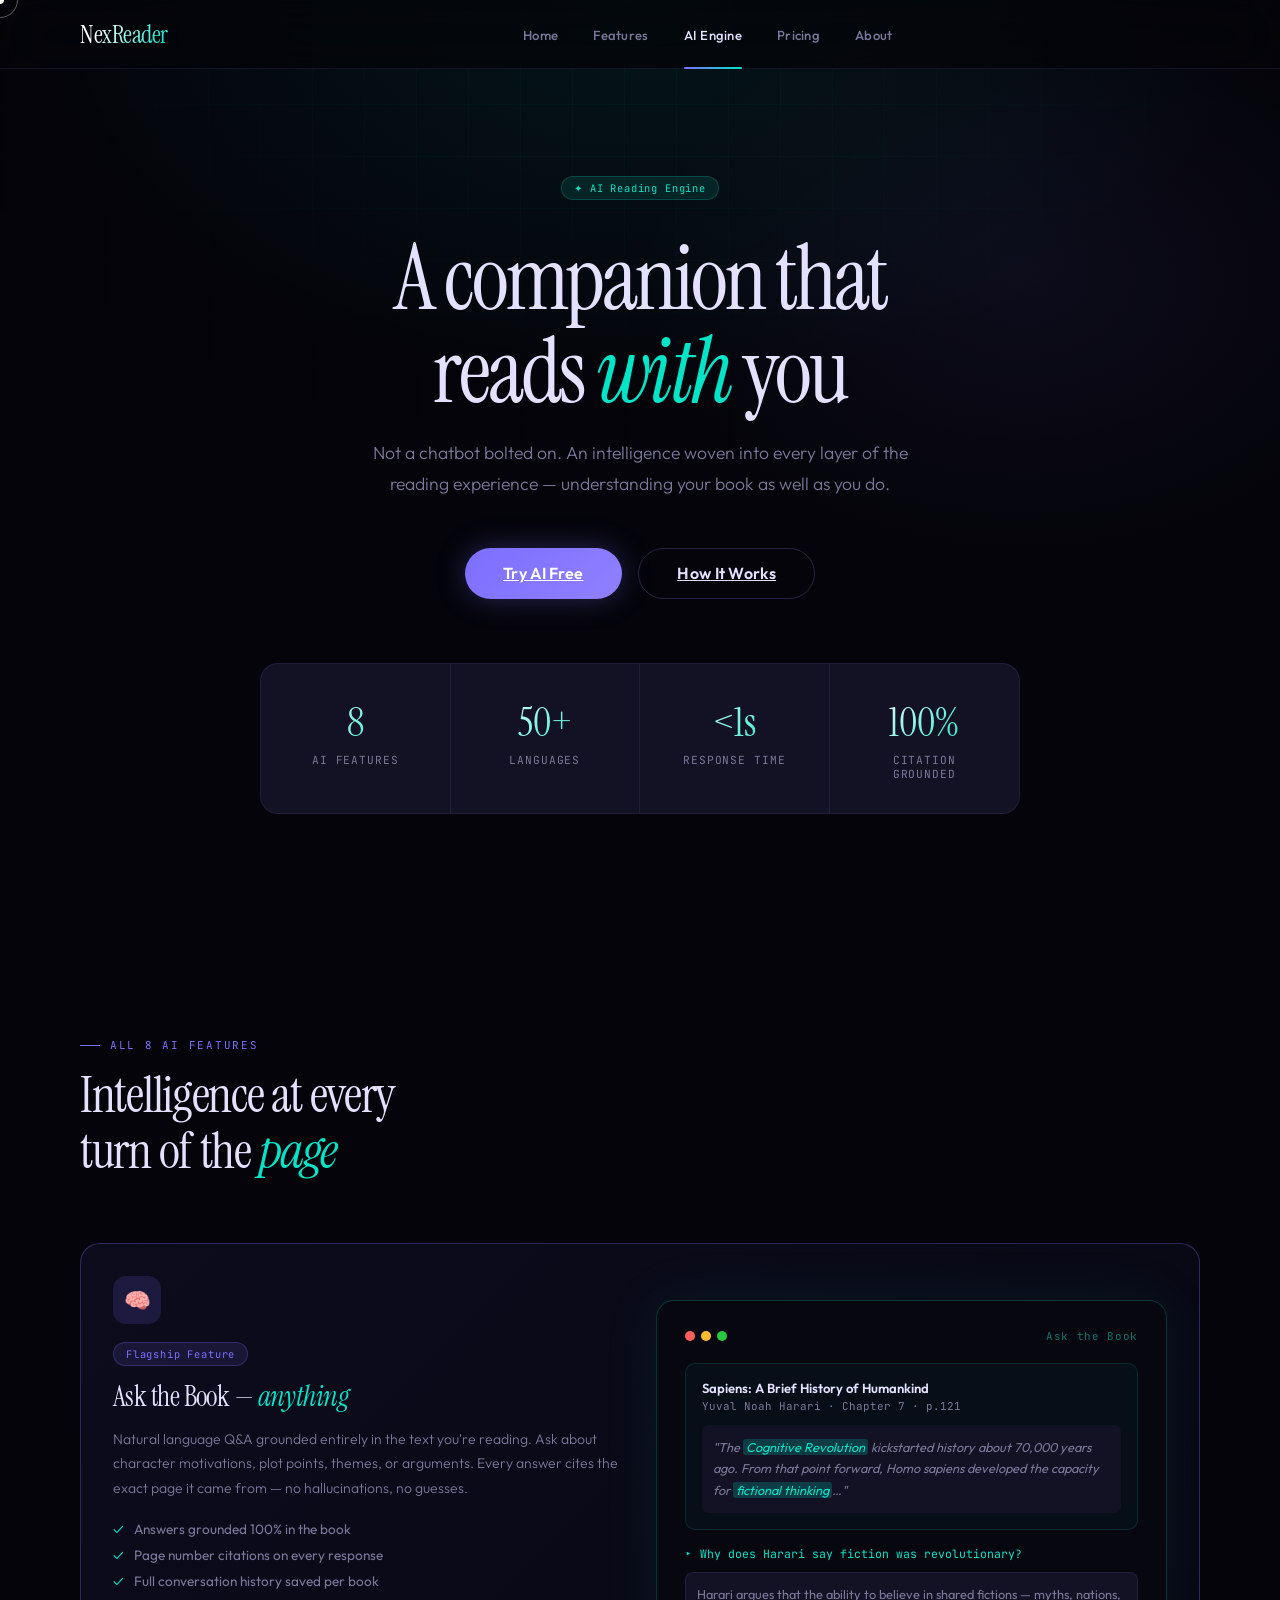
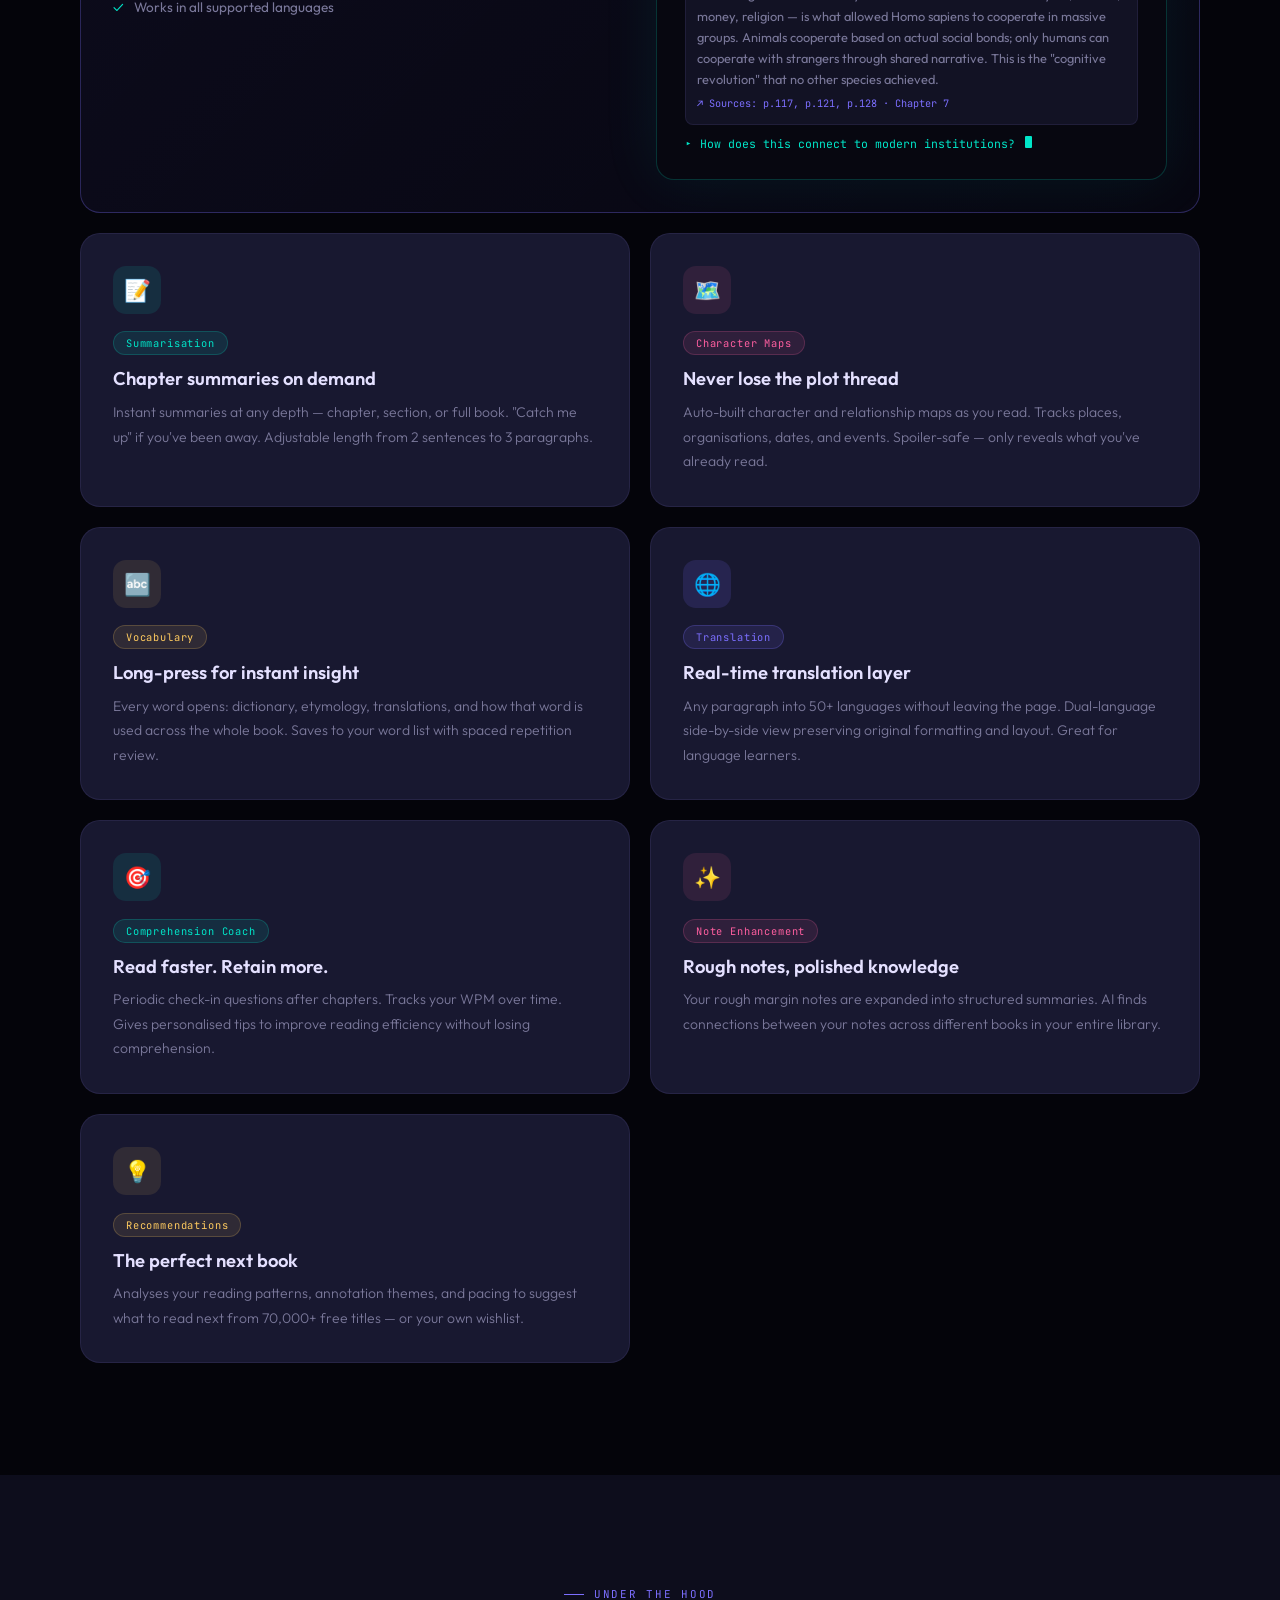
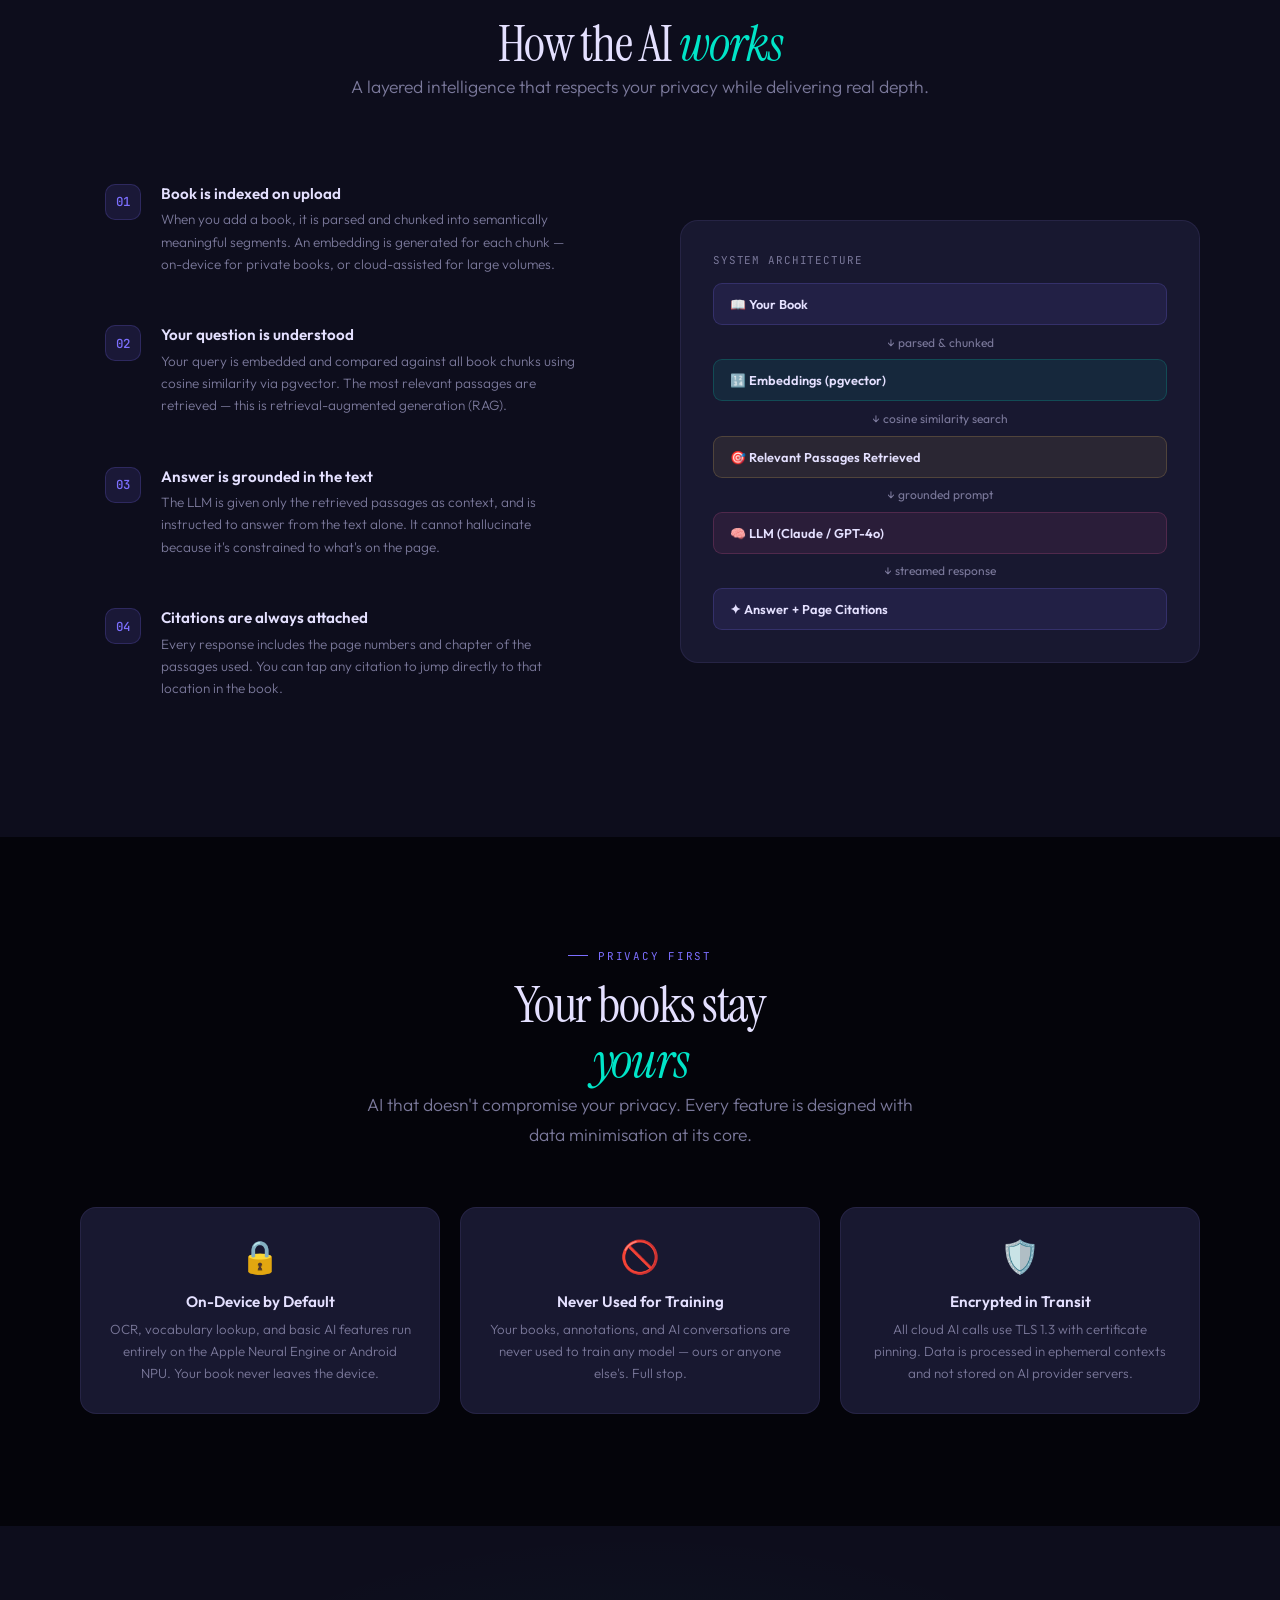
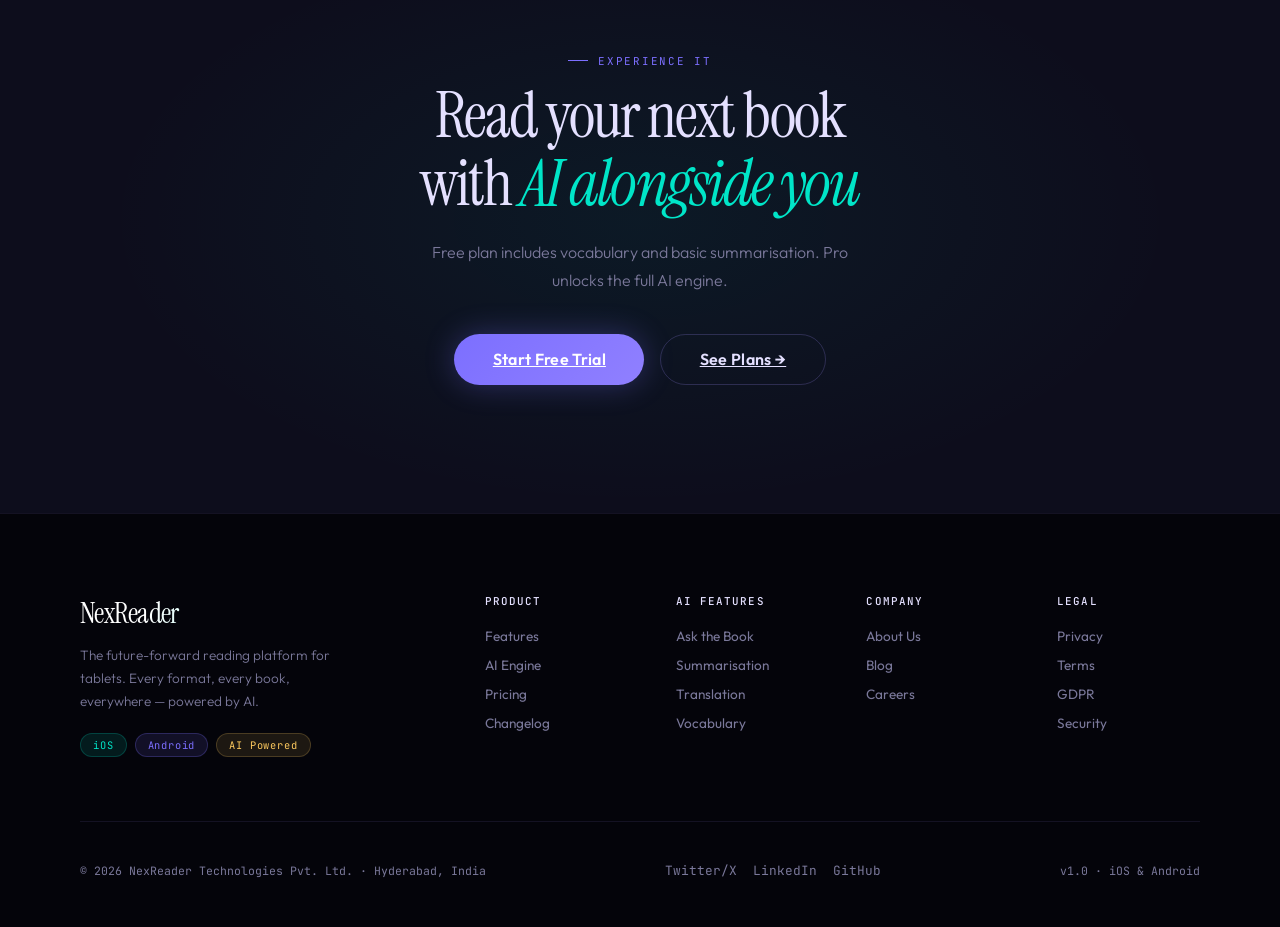
<file: ai.html>
<!DOCTYPE html>
<html lang="en">
<head>
<meta charset="UTF-8">
<meta name="viewport" content="width=device-width, initial-scale=1.0">
<title>AI Engine — NexReader</title>
<link href="https://fonts.googleapis.com/css2?family=Instrument+Serif:ital@0;1&family=Outfit:wght@300;400;500;600;700;800&family=JetBrains+Mono:wght@400;500&display=swap" rel="stylesheet">
<link rel="stylesheet" href="shared.css">
<style>
/* PAGE HERO */
.ai-hero{
  padding:11rem 5rem 7rem;text-align:center;
  background:
    radial-gradient(ellipse 80% 70% at 50% 0%,rgba(0,229,200,.08) 0%,transparent 60%),
    radial-gradient(ellipse 50% 50% at 80% 30%,rgba(124,111,255,.07) 0%,transparent 60%),
    var(--ink);
  position:relative;overflow:hidden;
}
.ai-hero-grid{
  position:absolute;inset:0;
  background-image:linear-gradient(rgba(0,229,200,.03) 1px,transparent 1px),linear-gradient(90deg,rgba(0,229,200,.03) 1px,transparent 1px);
  background-size:52px 52px;
  mask-image:radial-gradient(ellipse 70% 60% at 50% 0%,black 20%,transparent 85%);
}
.ai-hero-inner{max-width:760px;margin:0 auto;position:relative;z-index:1}
.ai-hero h1{font-family:'Instrument Serif',serif;font-size:clamp(3rem,7vw,6rem);font-weight:400;letter-spacing:-0.035em;line-height:1.04;margin-bottom:1.25rem}
.ai-hero .lead{max-width:560px;margin:0 auto 3rem}

/* AI FEATURES GRID */
.ai-cards{display:grid;grid-template-columns:repeat(2,1fr);gap:1.25rem;margin-top:4rem}
.ai-card{
  background:var(--card);border:1px solid var(--border);border-radius:20px;padding:2rem;
  transition:all .3s;position:relative;overflow:hidden;
}
.ai-card::before{content:'';position:absolute;inset:0;opacity:0;transition:opacity .3s;pointer-events:none;background:linear-gradient(135deg,rgba(0,229,200,.04),transparent 60%)}
.ai-card:hover{border-color:rgba(0,229,200,.25);transform:translateY(-4px)}
.ai-card:hover::before{opacity:1}
.ai-card.featured{background:linear-gradient(135deg,rgba(124,111,255,.08),rgba(124,111,255,.03));border-color:rgba(124,111,255,.3);grid-column:span 2}
.ai-icon{width:48px;height:48px;border-radius:13px;display:flex;align-items:center;justify-content:center;font-size:1.35rem;margin-bottom:1.1rem}
.ai-card h3{font-size:1.15rem;font-weight:600;margin-bottom:.6rem}
.ai-card p{font-size:.875rem;color:var(--muted);line-height:1.75;font-weight:300}

/* TERMINAL */
.terminal{
  background:var(--deep);border:1px solid rgba(0,229,200,.2);border-radius:18px;
  padding:1.75rem;margin-top:1.5rem;
  box-shadow:0 0 60px rgba(0,229,200,.08);
}
.term-hdr{display:flex;gap:6px;align-items:center;margin-bottom:1.25rem}
.tdot{width:10px;height:10px;border-radius:50%}
.tlabel{font-family:'JetBrains Mono',monospace;font-size:.68rem;color:rgba(0,229,200,.5);margin-left:auto;letter-spacing:.06em}
.term-book{background:rgba(0,229,200,.04);border:1px solid rgba(0,229,200,.12);border-radius:10px;padding:1rem;margin-bottom:1rem}
.tbook-title{font-size:.82rem;font-weight:600;margin-bottom:.2rem}
.tbook-meta{font-family:'JetBrains Mono',monospace;font-size:.68rem;color:var(--muted)}
.tpassage{font-size:.8rem;color:var(--muted);line-height:1.7;margin-top:.75rem;font-style:italic;padding:.7rem;background:var(--surface);border-radius:7px}
.thl{background:rgba(0,229,200,.2);color:var(--neon2);border-radius:3px;padding:0 3px}
.tqa{display:flex;flex-direction:column;gap:.7rem}
.tq{font-family:'JetBrains Mono',monospace;font-size:.72rem;color:var(--neon2);display:flex;gap:.5rem}
.tq::before{content:'▸';flex-shrink:0}
.ta{font-size:.8rem;color:var(--muted);line-height:1.65;padding:.7rem;background:var(--surface);border-radius:8px;border:1px solid var(--border)}
.tacite{font-family:'JetBrains Mono',monospace;font-size:.64rem;color:var(--neon);margin-top:.35rem}
.tcursor{display:inline-block;width:7px;height:12px;background:var(--neon2);border-radius:1px;animation:blink 1s step-end infinite;vertical-align:text-bottom;margin-left:2px}
@keyframes blink{0%,100%{opacity:1}50%{opacity:0}}

/* HOW IT WORKS */
.how-section{background:var(--panel);padding:7rem 5rem}
.how-grid{display:grid;grid-template-columns:1fr 1fr;gap:5rem;align-items:center;max-width:1140px;margin:3.5rem auto 0}
.how-steps{display:flex;flex-direction:column;gap:0}
.how-step{
  display:flex;gap:1.25rem;padding:1.5rem;border-radius:14px;
  cursor:default;transition:all .25s;border:1px solid transparent;
}
.how-step:hover{background:var(--card);border-color:var(--border)}
.how-num{
  width:36px;height:36px;border-radius:10px;flex-shrink:0;
  display:flex;align-items:center;justify-content:center;
  font-family:'JetBrains Mono',monospace;font-size:.78rem;font-weight:500;
  background:rgba(124,111,255,.12);color:var(--neon);border:1px solid rgba(124,111,255,.2);
}
.how-title{font-size:.95rem;font-weight:600;margin-bottom:.35rem}
.how-body{font-size:.845rem;color:var(--muted);line-height:1.65;font-weight:300}

/* PRIVACY */
.privacy-section{padding:7rem 5rem;background:var(--ink)}
.privacy-grid{display:grid;grid-template-columns:repeat(3,1fr);gap:1.25rem;margin-top:3.5rem}
.priv-card{background:var(--card);border:1px solid var(--border);border-radius:16px;padding:1.75rem;transition:all .3s;text-align:center}
.priv-card:hover{border-color:var(--border2);transform:translateY(-3px)}
.priv-icon{font-size:2rem;margin-bottom:1rem}
.priv-card h4{font-size:.95rem;font-weight:600;margin-bottom:.5rem}
.priv-card p{font-size:.83rem;color:var(--muted);line-height:1.65;font-weight:300}

/* CTA */
.ai-cta{
  text-align:center;padding:8rem 5rem;
  background:radial-gradient(ellipse 60% 70% at 50% 50%,rgba(0,229,200,.06),transparent 70%),var(--panel);
}
.ai-cta h2{font-family:'Instrument Serif',serif;font-size:clamp(2.5rem,5vw,4.5rem);font-weight:400;letter-spacing:-0.03em;line-height:1.06;margin-bottom:1.25rem}
.ai-cta p{font-size:1rem;color:var(--muted);max-width:440px;margin:0 auto 2.5rem;font-weight:300;line-height:1.75}

/* METRICS BAR */
.metrics-bar{
  display:grid;grid-template-columns:repeat(4,1fr);
  background:var(--surface);border:1px solid var(--border);border-radius:18px;
  overflow:hidden;margin-top:4rem;
}
.metric-cell{padding:2rem;text-align:center;border-right:1px solid var(--border)}
.metric-cell:last-child{border-right:none}
.metric-val{font-family:'Instrument Serif',serif;font-size:2.5rem;background:linear-gradient(135deg,#fff,var(--neon2));-webkit-background-clip:text;-webkit-text-fill-color:transparent;background-clip:text;margin-bottom:.35rem}
.metric-lbl{font-size:.7rem;color:var(--muted);font-family:'JetBrains Mono',monospace;letter-spacing:.08em;text-transform:uppercase}

@media(max-width:900px){
  .ai-cards,.how-grid,.privacy-grid{grid-template-columns:1fr}
  .ai-card.featured{grid-column:span 1}
  .ai-hero,.how-section,.privacy-section,.ai-cta{padding-left:1.5rem;padding-right:1.5rem}
  .metrics-bar{grid-template-columns:repeat(2,1fr)}
  .metric-cell:nth-child(2){border-right:none}
  .metric-cell:nth-child(3){border-top:1px solid var(--border)}
}
</style>
</head>
<body>
<div class="cursor-dot" id="cd"></div>
<div class="cursor-ring" id="cr"></div>

<!-- NAV -->
<nav id="nav">
  <a href="index.html" class="nav-logo">NexReader</a>
  <ul class="nav-links">
    <li><a href="index.html">Home</a></li>
    <li><a href="features.html">Features</a></li>
    <li><a href="ai.html" class="active">AI Engine</a></li>
    <li><a href="pricing.html">Pricing</a></li>
    <li><a href="about.html">About</a></li>
  </ul>
</nav>

<!-- HERO -->
<div class="ai-hero">
  <div class="ai-hero-grid"></div>
  <div class="ai-hero-inner reveal">
    <span class="badge badge-teal" style="margin-bottom:2rem;display:inline-block">✦ AI Reading Engine</span>
    <h1>A companion that<br>reads <em>with</em> you</h1>
    <p class="lead">Not a chatbot bolted on. An intelligence woven into every layer of the reading experience — understanding your book as well as you do.</p>
    <div style="display:flex;gap:1rem;justify-content:center;flex-wrap:wrap">
      <a href="pricing.html" class="btn btn-primary btn-lg">Try AI Free</a>
      <a href="#how" class="btn btn-outline btn-lg">How It Works</a>
    </div>
    <div class="metrics-bar reveal">
      <div class="metric-cell"><div class="metric-val">8</div><div class="metric-lbl">AI Features</div></div>
      <div class="metric-cell"><div class="metric-val">50+</div><div class="metric-lbl">Languages</div></div>
      <div class="metric-cell"><div class="metric-val"><1s</div><div class="metric-lbl">Response Time</div></div>
      <div class="metric-cell"><div class="metric-val">100%</div><div class="metric-lbl">Citation Grounded</div></div>
    </div>
  </div>
</div>

<!-- AI FEATURES -->
<section class="section" style="background:var(--ink)">
  <div class="section-inner">
    <div class="reveal">
      <div class="eyebrow">All 8 AI Features</div>
      <h2 class="h2">Intelligence at every<br>turn of the <em>page</em></h2>
    </div>
    <div class="ai-cards reveal">

      <!-- FEATURED: Ask the Book -->
      <div class="ai-card featured">
        <div style="display:grid;grid-template-columns:1fr 1fr;gap:2rem;align-items:start">
          <div>
            <div class="ai-icon" style="background:rgba(124,111,255,.15)">🧠</div>
            <span class="badge badge-neon" style="margin-bottom:.75rem">Flagship Feature</span>
            <h3 style="font-family:'Instrument Serif',serif;font-size:1.75rem;font-weight:400;letter-spacing:-0.02em;margin-bottom:.75rem">Ask the Book — <em>anything</em></h3>
            <p>Natural language Q&A grounded entirely in the text you're reading. Ask about character motivations, plot points, themes, or arguments. Every answer cites the exact page it came from — no hallucinations, no guesses.</p>
            <ul style="list-style:none;margin-top:1.25rem;display:flex;flex-direction:column;gap:.5rem">
              <li style="font-size:.85rem;color:var(--muted);display:flex;gap:.6rem"><span style="color:var(--neon2)">✓</span>Answers grounded 100% in the book</li>
              <li style="font-size:.85rem;color:var(--muted);display:flex;gap:.6rem"><span style="color:var(--neon2)">✓</span>Page number citations on every response</li>
              <li style="font-size:.85rem;color:var(--muted);display:flex;gap:.6rem"><span style="color:var(--neon2)">✓</span>Full conversation history saved per book</li>
              <li style="font-size:.85rem;color:var(--muted);display:flex;gap:.6rem"><span style="color:var(--neon2)">✓</span>Works in all supported languages</li>
            </ul>
          </div>
          <div class="terminal">
            <div class="term-hdr"><div class="tdot" style="background:#FF5F5A"></div><div class="tdot" style="background:#FFBD2D"></div><div class="tdot" style="background:#28C840"></div><div class="tlabel">Ask the Book</div></div>
            <div class="term-book">
              <div class="tbook-title">Sapiens: A Brief History of Humankind</div>
              <div class="tbook-meta">Yuval Noah Harari · Chapter 7 · p.121</div>
              <div class="tpassage">"The <span class="thl">Cognitive Revolution</span> kickstarted history about 70,000 years ago. From that point forward, Homo sapiens developed the capacity for <span class="thl">fictional thinking</span>…"</div>
            </div>
            <div class="tqa">
              <div class="tq">Why does Harari say fiction was revolutionary?</div>
              <div class="ta">
                Harari argues that the ability to believe in shared fictions — myths, nations, money, religion — is what allowed Homo sapiens to cooperate in massive groups. Animals cooperate based on actual social bonds; only humans can cooperate with strangers through shared narrative. This is the "cognitive revolution" that no other species achieved.
                <div class="tacite">↗ Sources: p.117, p.121, p.128 · Chapter 7</div>
              </div>
              <div class="tq">How does this connect to modern institutions?<span class="tcursor"></span></div>
            </div>
          </div>
        </div>
      </div>

      <!-- ROW 2 -->
      <div class="ai-card">
        <div class="ai-icon" style="background:rgba(0,229,200,.1)">📝</div>
        <span class="badge badge-teal" style="margin-bottom:.75rem">Summarisation</span>
        <h3>Chapter summaries on demand</h3>
        <p>Instant summaries at any depth — chapter, section, or full book. "Catch me up" if you've been away. Adjustable length from 2 sentences to 3 paragraphs.</p>
      </div>
      <div class="ai-card">
        <div class="ai-icon" style="background:rgba(255,95,160,.1)">🗺️</div>
        <span class="badge badge-rose" style="margin-bottom:.75rem">Character Maps</span>
        <h3>Never lose the plot thread</h3>
        <p>Auto-built character and relationship maps as you read. Tracks places, organisations, dates, and events. Spoiler-safe — only reveals what you've already read.</p>
      </div>
      <div class="ai-card">
        <div class="ai-icon" style="background:rgba(255,203,95,.1)">🔤</div>
        <span class="badge badge-gold" style="margin-bottom:.75rem">Vocabulary</span>
        <h3>Long-press for instant insight</h3>
        <p>Every word opens: dictionary, etymology, translations, and how that word is used across the whole book. Saves to your word list with spaced repetition review.</p>
      </div>
      <div class="ai-card">
        <div class="ai-icon" style="background:rgba(124,111,255,.15)">🌐</div>
        <span class="badge badge-neon" style="margin-bottom:.75rem">Translation</span>
        <h3>Real-time translation layer</h3>
        <p>Any paragraph into 50+ languages without leaving the page. Dual-language side-by-side view preserving original formatting and layout. Great for language learners.</p>
      </div>
      <div class="ai-card">
        <div class="ai-icon" style="background:rgba(0,229,200,.1)">🎯</div>
        <span class="badge badge-teal" style="margin-bottom:.75rem">Comprehension Coach</span>
        <h3>Read faster. Retain more.</h3>
        <p>Periodic check-in questions after chapters. Tracks your WPM over time. Gives personalised tips to improve reading efficiency without losing comprehension.</p>
      </div>
      <div class="ai-card">
        <div class="ai-icon" style="background:rgba(255,95,160,.1)">✨</div>
        <span class="badge badge-rose" style="margin-bottom:.75rem">Note Enhancement</span>
        <h3>Rough notes, polished knowledge</h3>
        <p>Your rough margin notes are expanded into structured summaries. AI finds connections between your notes across different books in your entire library.</p>
      </div>
      <div class="ai-card">
        <div class="ai-icon" style="background:rgba(255,203,95,.1)">💡</div>
        <span class="badge badge-gold" style="margin-bottom:.75rem">Recommendations</span>
        <h3>The perfect next book</h3>
        <p>Analyses your reading patterns, annotation themes, and pacing to suggest what to read next from 70,000+ free titles — or your own wishlist.</p>
      </div>
    </div>
  </div>
</section>

<!-- HOW IT WORKS -->
<section id="how" class="how-section">
  <div class="section-inner">
    <div class="reveal" style="text-align:center;max-width:580px;margin:0 auto">
      <div class="eyebrow" style="justify-content:center">Under the Hood</div>
      <h2 class="h2">How the AI <em>works</em></h2>
      <p class="lead">A layered intelligence that respects your privacy while delivering real depth.</p>
    </div>
    <div class="how-grid">
      <div class="how-steps reveal">
        <div class="how-step">
          <div class="how-num">01</div>
          <div><div class="how-title">Book is indexed on upload</div><div class="how-body">When you add a book, it is parsed and chunked into semantically meaningful segments. An embedding is generated for each chunk — on-device for private books, or cloud-assisted for large volumes.</div></div>
        </div>
        <div class="how-step">
          <div class="how-num">02</div>
          <div><div class="how-title">Your question is understood</div><div class="how-body">Your query is embedded and compared against all book chunks using cosine similarity via pgvector. The most relevant passages are retrieved — this is retrieval-augmented generation (RAG).</div></div>
        </div>
        <div class="how-step">
          <div class="how-num">03</div>
          <div><div class="how-title">Answer is grounded in the text</div><div class="how-body">The LLM is given only the retrieved passages as context, and is instructed to answer from the text alone. It cannot hallucinate because it's constrained to what's on the page.</div></div>
        </div>
        <div class="how-step">
          <div class="how-num">04</div>
          <div><div class="how-title">Citations are always attached</div><div class="how-body">Every response includes the page numbers and chapter of the passages used. You can tap any citation to jump directly to that location in the book.</div></div>
        </div>
      </div>
      <div class="reveal" style="background:var(--card);border:1px solid var(--border);border-radius:18px;padding:2rem">
        <div style="font-family:'JetBrains Mono',monospace;font-size:.68rem;color:var(--muted);letter-spacing:.08em;margin-bottom:1rem">SYSTEM ARCHITECTURE</div>
        <div style="display:flex;flex-direction:column;gap:.6rem">
          <div style="padding:.75rem 1rem;background:rgba(124,111,255,.1);border:1px solid rgba(124,111,255,.2);border-radius:9px;font-size:.8rem;font-weight:600">📖 Your Book</div>
          <div style="text-align:center;font-size:.75rem;color:var(--muted)">↓ parsed & chunked</div>
          <div style="padding:.75rem 1rem;background:rgba(0,229,200,.08);border:1px solid rgba(0,229,200,.18);border-radius:9px;font-size:.8rem;font-weight:600">🔢 Embeddings (pgvector)</div>
          <div style="text-align:center;font-size:.75rem;color:var(--muted)">↓ cosine similarity search</div>
          <div style="padding:.75rem 1rem;background:rgba(255,203,95,.08);border:1px solid rgba(255,203,95,.18);border-radius:9px;font-size:.8rem;font-weight:600">🎯 Relevant Passages Retrieved</div>
          <div style="text-align:center;font-size:.75rem;color:var(--muted)">↓ grounded prompt</div>
          <div style="padding:.75rem 1rem;background:rgba(255,95,160,.08);border:1px solid rgba(255,95,160,.18);border-radius:9px;font-size:.8rem;font-weight:600">🧠 LLM (Claude / GPT-4o)</div>
          <div style="text-align:center;font-size:.75rem;color:var(--muted)">↓ streamed response</div>
          <div style="padding:.75rem 1rem;background:rgba(124,111,255,.1);border:1px solid rgba(124,111,255,.2);border-radius:9px;font-size:.8rem;font-weight:600">✦ Answer + Page Citations</div>
        </div>
      </div>
    </div>
  </div>
</section>

<!-- PRIVACY -->
<section class="privacy-section">
  <div class="section-inner">
    <div class="reveal" style="text-align:center;max-width:580px;margin:0 auto">
      <div class="eyebrow" style="justify-content:center">Privacy First</div>
      <h2 class="h2">Your books stay<br><em>yours</em></h2>
      <p class="lead">AI that doesn't compromise your privacy. Every feature is designed with data minimisation at its core.</p>
    </div>
    <div class="privacy-grid reveal">
      <div class="priv-card"><div class="priv-icon">🔒</div><h4>On-Device by Default</h4><p>OCR, vocabulary lookup, and basic AI features run entirely on the Apple Neural Engine or Android NPU. Your book never leaves the device.</p></div>
      <div class="priv-card"><div class="priv-icon">🚫</div><h4>Never Used for Training</h4><p>Your books, annotations, and AI conversations are never used to train any model — ours or anyone else's. Full stop.</p></div>
      <div class="priv-card"><div class="priv-icon">🛡️</div><h4>Encrypted in Transit</h4><p>All cloud AI calls use TLS 1.3 with certificate pinning. Data is processed in ephemeral contexts and not stored on AI provider servers.</p></div>
    </div>
  </div>
</section>

<!-- CTA -->
<section class="ai-cta reveal">
  <div class="eyebrow" style="justify-content:center">Experience It</div>
  <h2>Read your next book<br>with <em>AI alongside you</em></h2>
  <p>Free plan includes vocabulary and basic summarisation. Pro unlocks the full AI engine.</p>
  <div style="display:flex;gap:1rem;justify-content:center;flex-wrap:wrap">
    <a href="pricing.html" class="btn btn-primary btn-lg">Start Free Trial</a>
    <a href="pricing.html" class="btn btn-outline btn-lg">See Plans →</a>
  </div>
</section>

<!-- FOOTER -->
<footer>
  <div class="footer-grid">
    <div><a href="index.html" class="footer-logo">NexReader</a><p class="footer-desc">The future-forward reading platform for tablets. Every format, every book, everywhere — powered by AI.</p><div style="margin-top:1.25rem;display:flex;gap:.5rem;flex-wrap:wrap"><span class="badge badge-teal">iOS</span><span class="badge badge-neon">Android</span><span class="badge badge-gold">AI Powered</span></div></div>
    <div class="footer-col"><h4>Product</h4><ul><li><a href="features.html">Features</a></li><li><a href="ai.html">AI Engine</a></li><li><a href="pricing.html">Pricing</a></li><li><a href="#">Changelog</a></li></ul></div>
    <div class="footer-col"><h4>AI Features</h4><ul><li><a href="#">Ask the Book</a></li><li><a href="#">Summarisation</a></li><li><a href="#">Translation</a></li><li><a href="#">Vocabulary</a></li></ul></div>
    <div class="footer-col"><h4>Company</h4><ul><li><a href="about.html">About Us</a></li><li><a href="#">Blog</a></li><li><a href="#">Careers</a></li></ul></div>
    <div class="footer-col"><h4>Legal</h4><ul><li><a href="#">Privacy</a></li><li><a href="#">Terms</a></li><li><a href="#">GDPR</a></li><li><a href="#">Security</a></li></ul></div>
  </div>
  <div class="footer-bottom"><span>© 2026 NexReader Technologies Pvt. Ltd. · Hyderabad, India</span><div class="footer-socials"><a href="#">Twitter/X</a><a href="#">LinkedIn</a><a href="#">GitHub</a></div><span>v1.0 · iOS & Android</span></div>
</footer>

<script src="shared.js"></script>
</body>
</html>
</file>
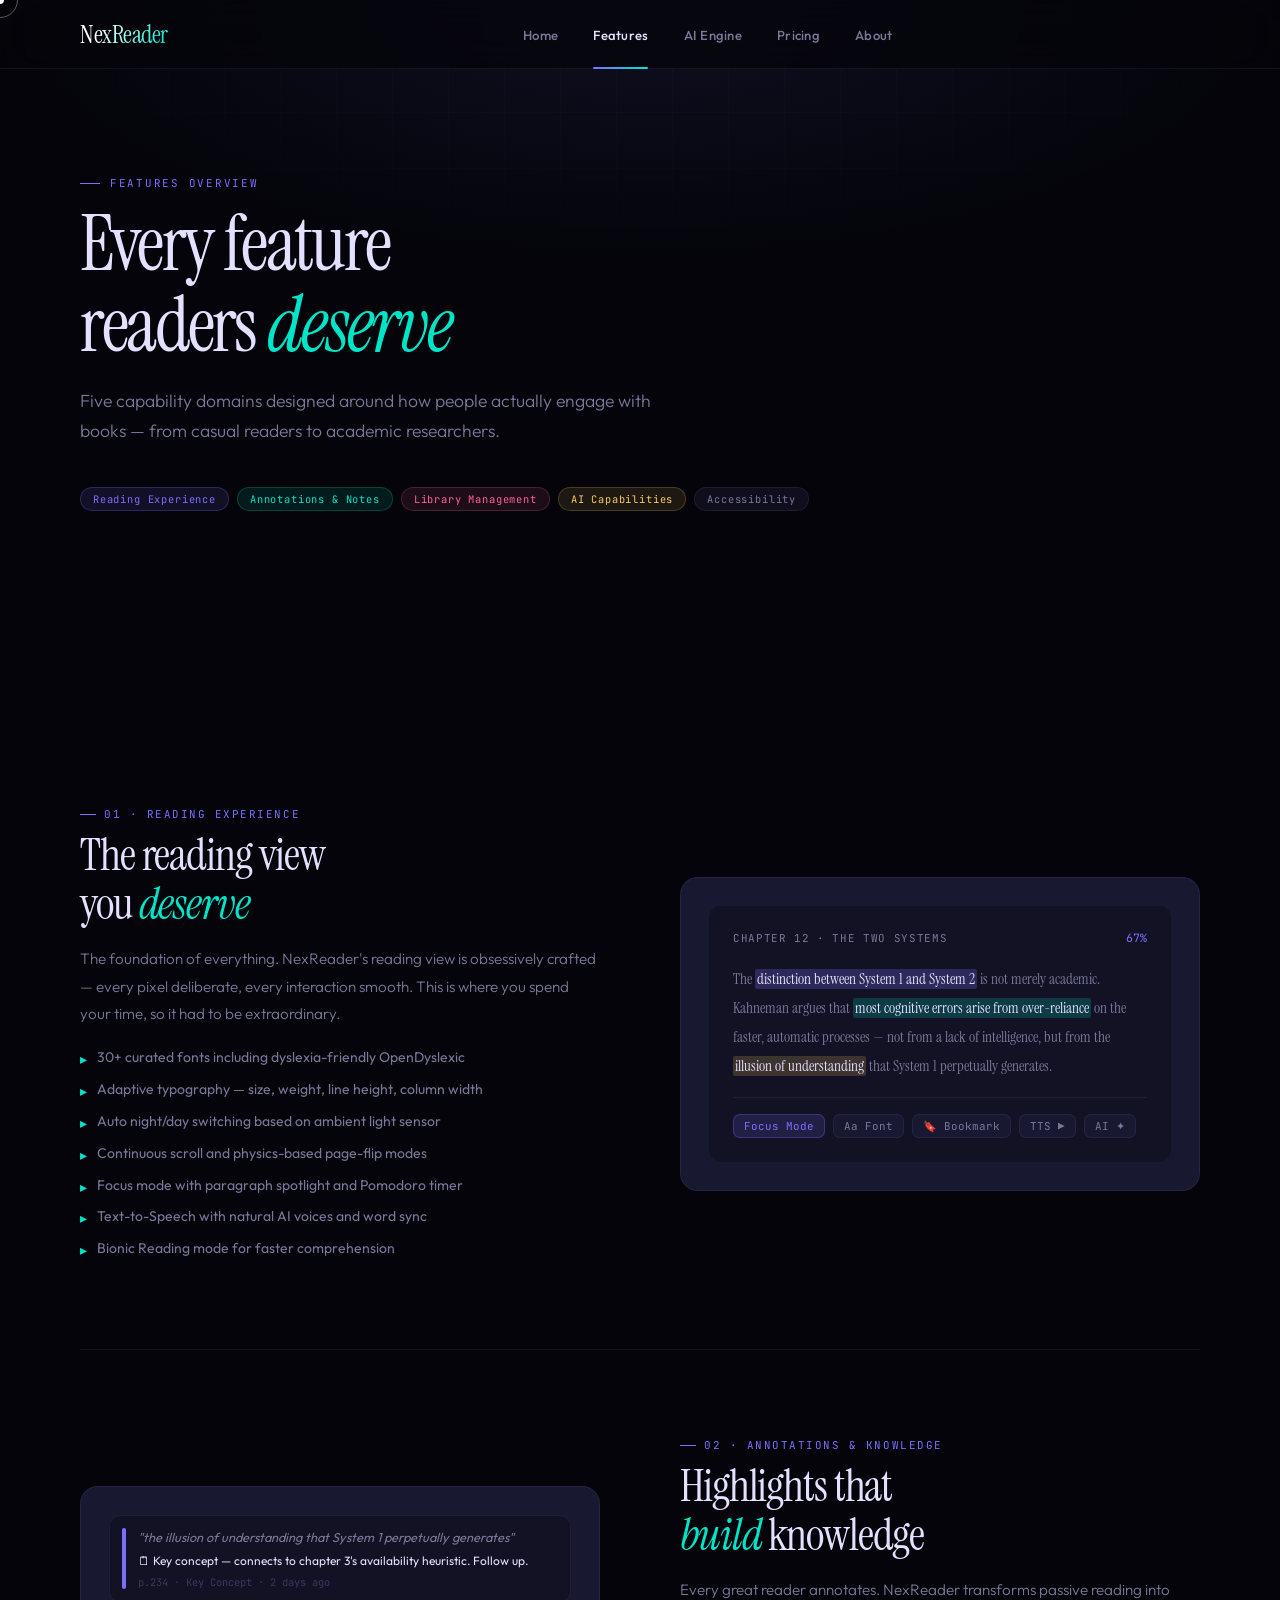
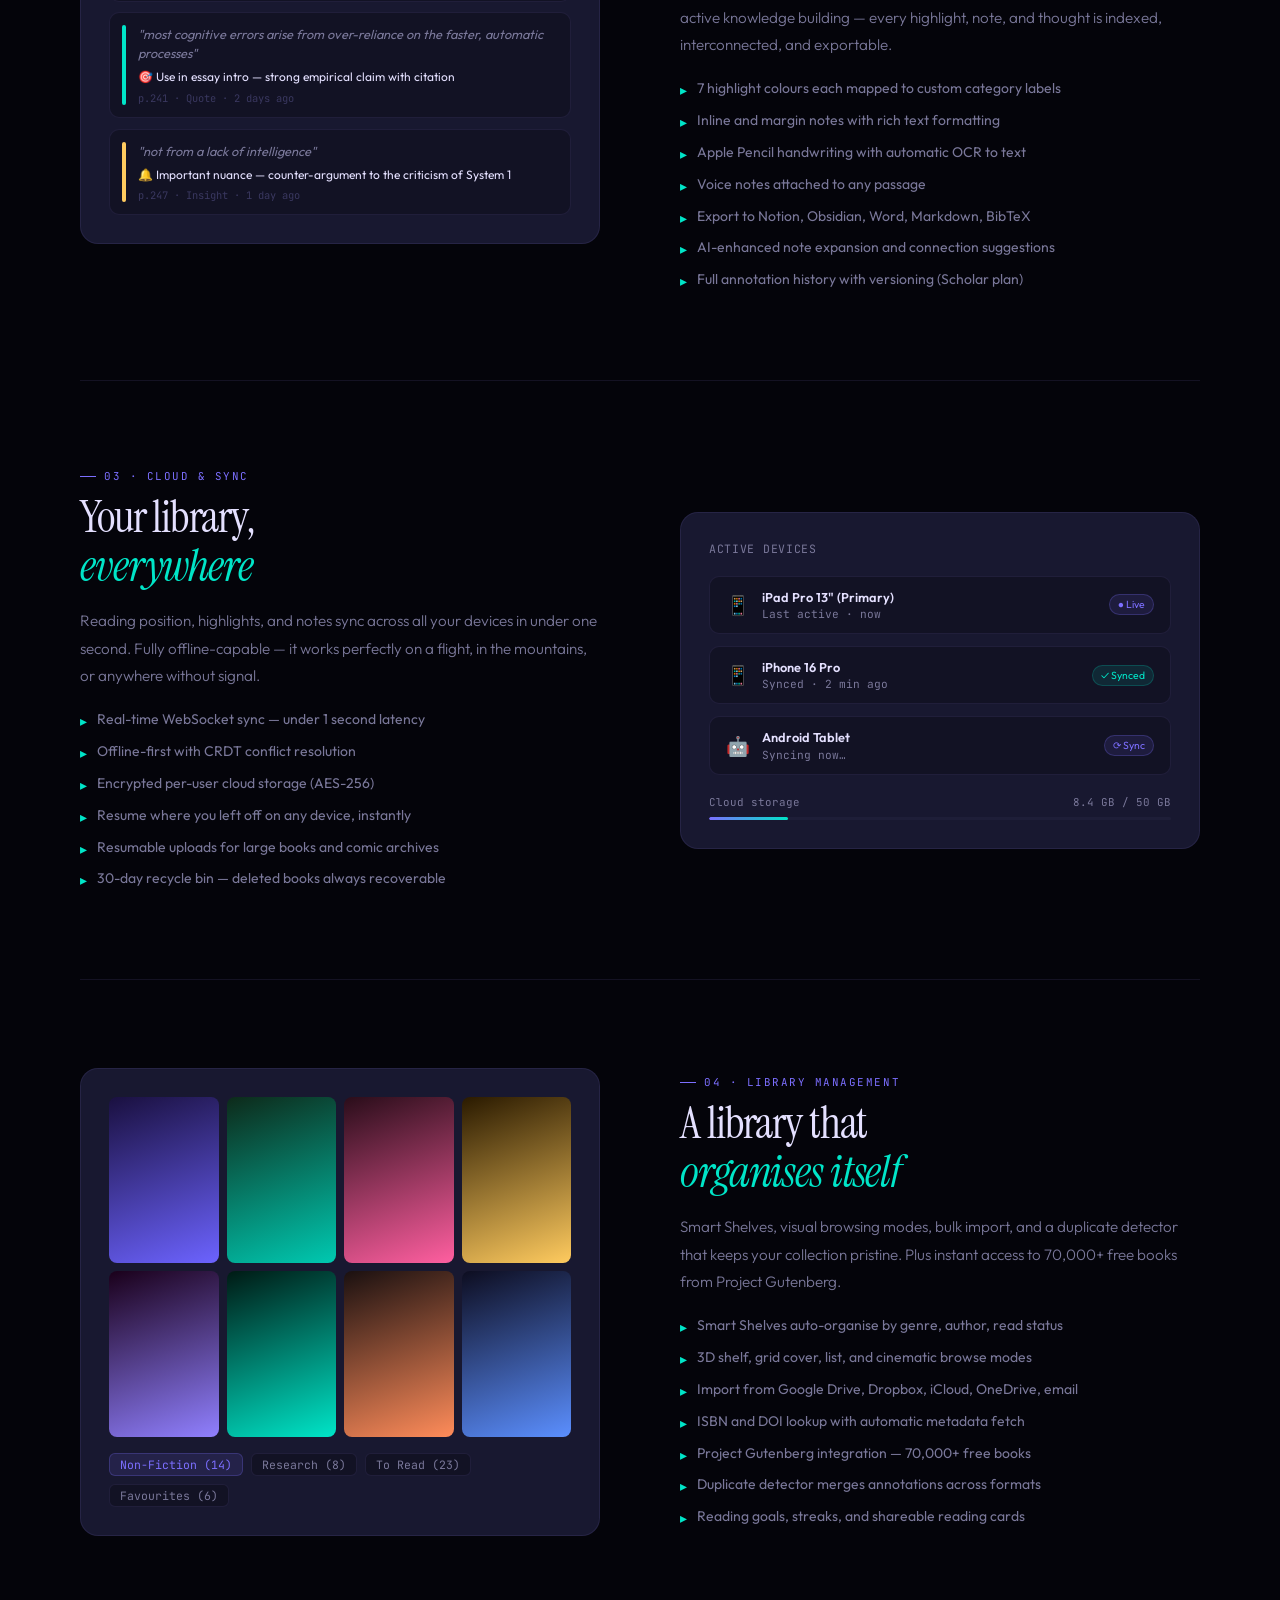
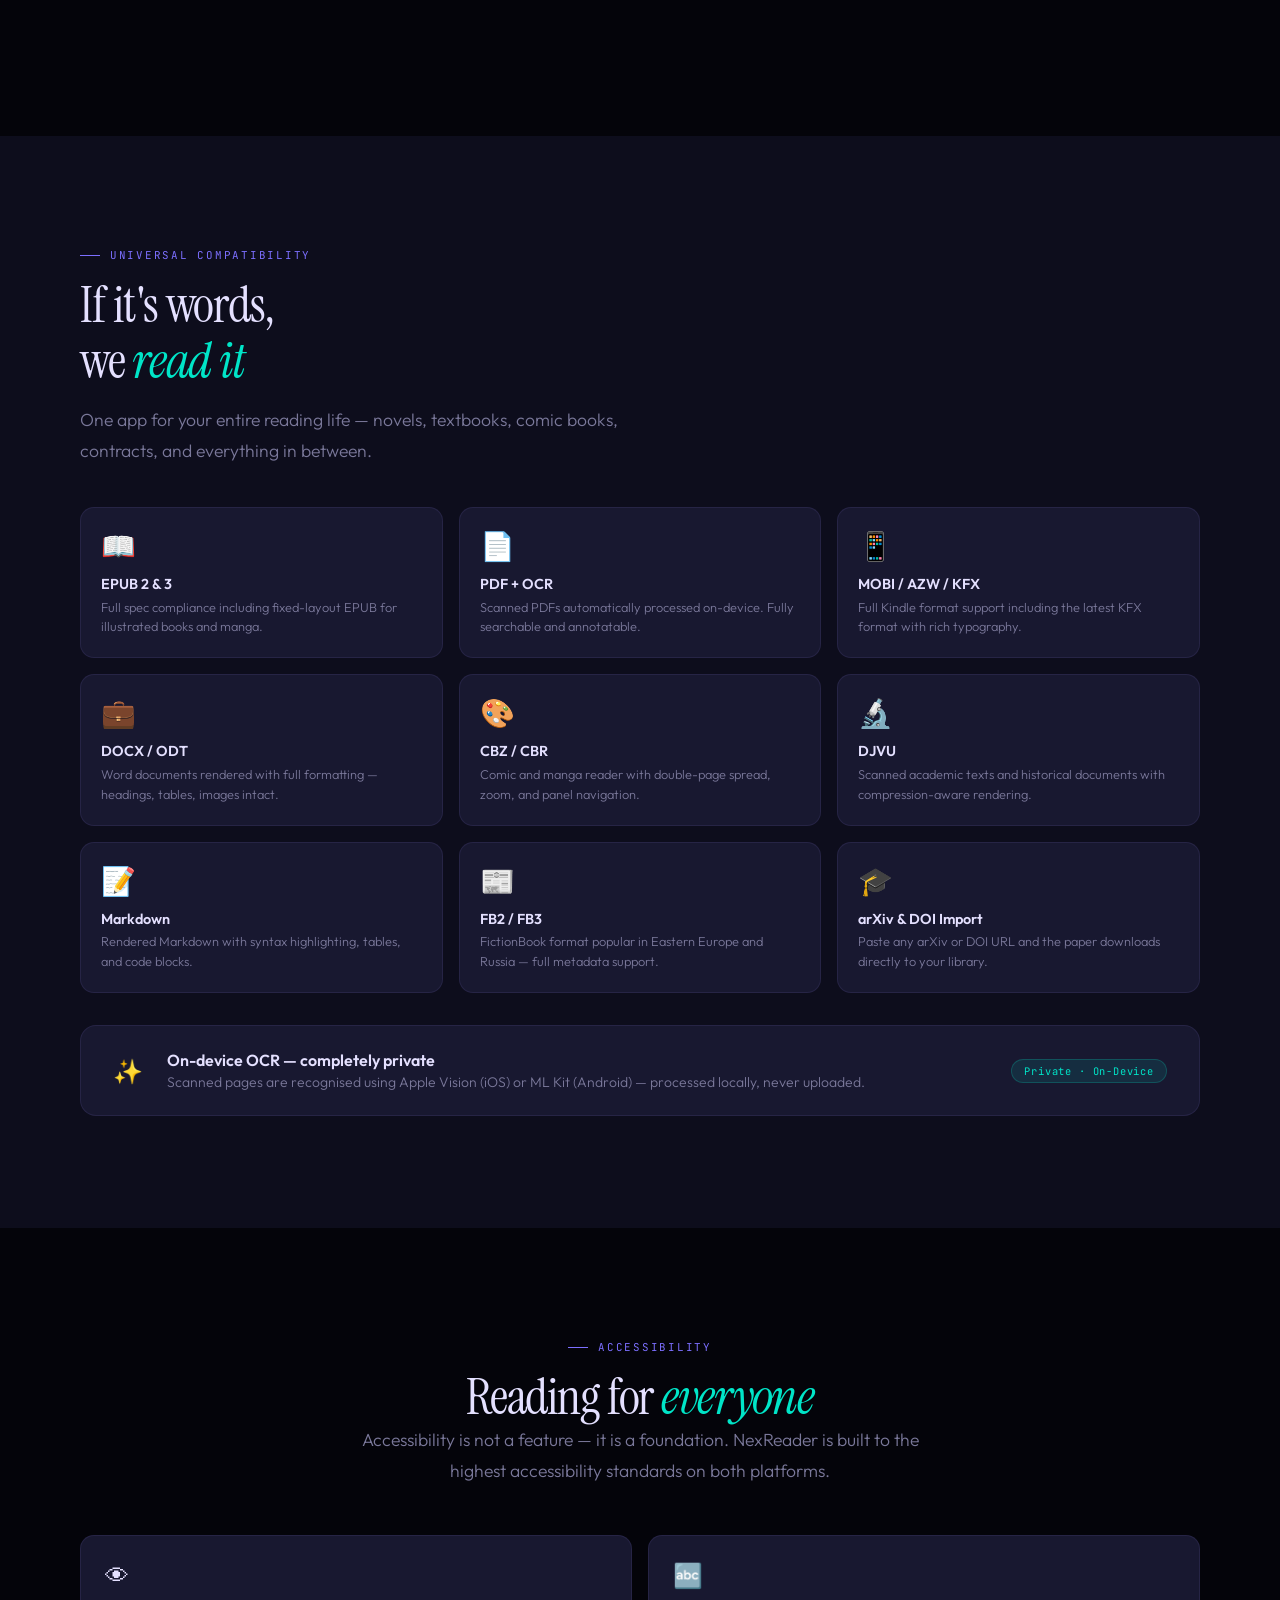
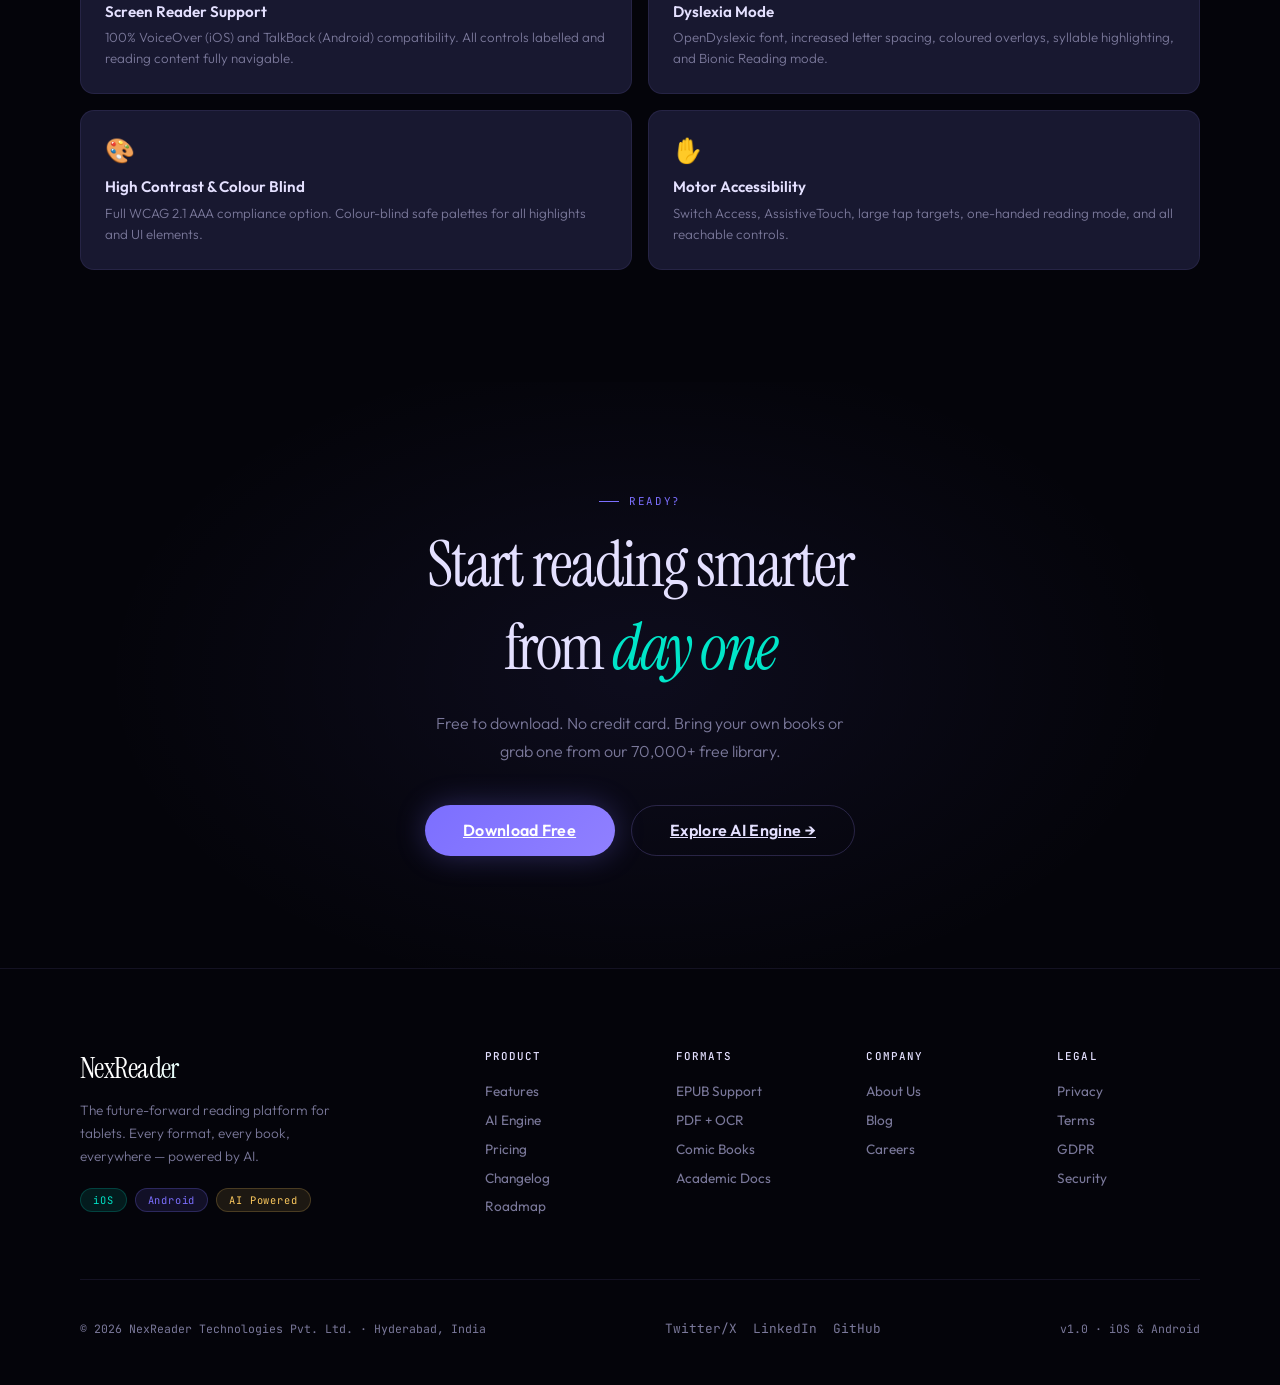
<file: features.html>
<!DOCTYPE html>
<html lang="en">
<head>
<meta charset="UTF-8">
<meta name="viewport" content="width=device-width, initial-scale=1.0">
<title>Features — NexReader</title>
<link href="https://fonts.googleapis.com/css2?family=Instrument+Serif:ital@0;1&family=Outfit:wght@300;400;500;600;700;800&family=JetBrains+Mono:wght@400;500&display=swap" rel="stylesheet">
<link rel="stylesheet" href="shared.css">
<style>
/* PAGE HERO */
.page-hero{
  padding:11rem 5rem 6rem;
  background:radial-gradient(ellipse 70% 60% at 50% 0%,rgba(124,111,255,.1) 0%,transparent 70%),var(--ink);
  position:relative;overflow:hidden;
}
.page-hero-grid{
  position:absolute;inset:0;
  background-image:linear-gradient(rgba(124,111,255,.03) 1px,transparent 1px),linear-gradient(90deg,rgba(124,111,255,.03) 1px,transparent 1px);
  background-size:56px 56px;
  mask-image:radial-gradient(ellipse 80% 60% at 50% 0%,black 30%,transparent 90%);
}
.page-hero-inner{max-width:1140px;margin:0 auto;position:relative;z-index:1}
.page-hero h1{font-family:'Instrument Serif',serif;font-size:clamp(3rem,6vw,5.5rem);font-weight:400;letter-spacing:-0.03em;line-height:1.05;margin-bottom:1.25rem}
.page-hero .lead{max-width:580px;margin-bottom:2.5rem}
.hero-tags{display:flex;gap:.5rem;flex-wrap:wrap}

/* FEATURE SECTIONS */
.feat-row{
  display:grid;grid-template-columns:1fr 1fr;gap:5rem;align-items:center;
  padding:5.5rem 0;border-bottom:1px solid var(--border);
}
.feat-row:last-child{border-bottom:none}
.feat-row.reverse{direction:rtl}
.feat-row.reverse > *{direction:ltr}
.feat-label{font-family:'JetBrains Mono',monospace;font-size:.68rem;letter-spacing:.14em;text-transform:uppercase;color:var(--neon);margin-bottom:.6rem;display:flex;align-items:center;gap:8px}
.feat-label::before{content:'';width:16px;height:1px;background:var(--neon)}
.feat-row h2{font-family:'Instrument Serif',serif;font-size:clamp(2rem,3.5vw,3rem);font-weight:400;line-height:1.1;letter-spacing:-0.025em;margin-bottom:1rem}
.feat-row p{font-size:.95rem;color:var(--muted);line-height:1.8;font-weight:300;margin-bottom:1.25rem}
.feat-list{list-style:none;display:flex;flex-direction:column;gap:.55rem}
.feat-list li{font-size:.875rem;color:var(--muted);display:flex;gap:.65rem;align-items:flex-start;line-height:1.5}
.feat-list li::before{content:'▸';color:var(--neon2);flex-shrink:0;margin-top:2px}
.feat-visual{border-radius:18px;overflow:hidden;border:1px solid var(--border);background:var(--card);padding:1.75rem}

/* VISUAL MOCKUPS */
.reader-mock{background:var(--surface);border-radius:12px;padding:1.5rem;position:relative}
.reader-mock-header{display:flex;justify-content:space-between;align-items:center;margin-bottom:1.25rem}
.reader-chapter{font-family:'JetBrains Mono',monospace;font-size:.68rem;color:var(--muted);letter-spacing:.06em}
.reader-progress{display:flex;align-items:center;gap.5rem}
.reader-pct{font-size:.72rem;font-family:'JetBrains Mono',monospace;color:var(--neon)}
.reader-text{font-family:'Instrument Serif',serif;font-size:.95rem;line-height:1.9;color:var(--muted)}
.reader-hl1{background:rgba(124,111,255,.25);border-radius:2px;padding:0 2px;color:var(--text)}
.reader-hl2{background:rgba(0,229,200,.2);border-radius:2px;padding:0 2px;color:var(--text)}
.reader-hl3{background:rgba(255,203,95,.18);border-radius:2px;padding:0 2px;color:var(--text)}
.reader-toolbar{
  display:flex;gap:.5rem;flex-wrap:wrap;margin-top:1rem;padding-top:1rem;
  border-top:1px solid var(--border);
}
.rtool{font-size:.68rem;padding:4px 10px;border-radius:7px;border:1px solid var(--border);color:var(--muted);background:var(--card);font-family:'JetBrains Mono',monospace}
.rtool.act{background:rgba(124,111,255,.15);color:var(--neon);border-color:rgba(124,111,255,.3)}

.annot-mock{display:flex;flex-direction:column;gap:.65rem}
.annot-item{display:flex;gap:.75rem;align-items:flex-start;padding:.75rem;background:var(--surface);border-radius:10px;border:1px solid var(--border)}
.annot-color{width:4px;border-radius:2px;flex-shrink:0;align-self:stretch;min-height:40px}
.annot-text{font-size:.8rem;font-style:italic;color:var(--muted);line-height:1.5;margin-bottom:.3rem}
.annot-note{font-size:.75rem;color:var(--text);line-height:1.5}
.annot-meta{font-size:.65rem;color:var(--faint);font-family:'JetBrains Mono',monospace;margin-top:.3rem}

.sync-mock{display:flex;flex-direction:column;gap:.75rem}
.sync-device{display:flex;align-items:center;gap.75rem;padding:.75rem 1rem;background:var(--surface);border-radius:10px;border:1px solid var(--border);gap:.75rem}
.sync-icon{font-size:1.2rem;flex-shrink:0}
.sync-name{font-size:.8rem;font-weight:600;margin-bottom:.15rem}
.sync-detail{font-size:.7rem;color:var(--muted);font-family:'JetBrains Mono',monospace}
.sync-status{margin-left:auto;font-size:.65rem;padding:3px 8px;border-radius:100px}
.sync-ok{background:rgba(0,229,200,.1);color:var(--neon2);border:1px solid rgba(0,229,200,.2)}
.sync-active{background:rgba(124,111,255,.12);color:var(--neon);border:1px solid rgba(124,111,255,.25);animation:pulse 2s infinite}
@keyframes pulse{0%,100%{opacity:1}50%{opacity:.5}}
.sync-bar{height:3px;background:var(--card2);border-radius:2px;margin-top:.5rem;overflow:hidden}
.sync-fill{height:100%;background:linear-gradient(90deg,var(--neon),var(--neon2));border-radius:2px;animation:syncprogress 3s ease-in-out infinite alternate}
@keyframes syncprogress{from{width:20%}to{width:100%}}

/* FORMATS SECTION */
.formats-section{background:var(--panel)}
.format-tabs{display:flex;gap:.35rem;margin-bottom:2.5rem;background:var(--surface);border-radius:12px;padding:.4rem;width:fit-content}
.ftab{font-size:.82rem;font-weight:500;padding:.5rem 1.25rem;border-radius:9px;cursor:none;color:var(--muted);background:none;border:none;transition:all .25s;font-family:'Outfit',sans-serif}
.ftab.active{background:var(--card);color:var(--text);box-shadow:0 2px 8px rgba(0,0,0,.3)}
.format-grid{display:grid;grid-template-columns:repeat(3,1fr);gap:1rem}
.format-card{background:var(--card);border:1px solid var(--border);border-radius:14px;padding:1.25rem;transition:all .3s}
.format-card:hover{border-color:var(--border2);transform:translateY(-3px)}
.format-icon{font-size:1.75rem;margin-bottom:.75rem}
.format-name{font-weight:600;font-size:.9rem;margin-bottom:.3rem}
.format-desc{font-size:.8rem;color:var(--muted);line-height:1.55;font-weight:300}

/* ACCESSIBILITY */
.a11y-grid{display:grid;grid-template-columns:repeat(2,1fr);gap:1rem;margin-top:3rem}
.a11y-card{background:var(--card);border:1px solid var(--border);border-radius:14px;padding:1.5rem;transition:all .3s}
.a11y-card:hover{border-color:var(--border2);transform:translateY(-3px)}
.a11y-icon{font-size:1.5rem;margin-bottom:.75rem}
.a11y-card h4{font-size:.95rem;font-weight:600;margin-bottom:.4rem}
.a11y-card p{font-size:.83rem;color:var(--muted);line-height:1.6;font-weight:300}

/* CTA */
.feat-cta{
  text-align:center;padding:7rem 5rem;
  background:radial-gradient(ellipse 60% 80% at 50% 50%,rgba(124,111,255,.08),transparent 70%),var(--ink);
}
.feat-cta h2{font-family:'Instrument Serif',serif;font-size:clamp(2.5rem,5vw,4rem);font-weight:400;letter-spacing:-0.03em;margin-bottom:1.25rem}
.feat-cta p{font-size:1rem;color:var(--muted);max-width:440px;margin:0 auto 2.5rem;font-weight:300;line-height:1.75}

@media(max-width:900px){
  .feat-row{grid-template-columns:1fr;gap:2.5rem}
  .feat-row.reverse{direction:ltr}
  .format-grid{grid-template-columns:1fr 1fr}
  .a11y-grid{grid-template-columns:1fr}
  .page-hero{padding:9rem 1.5rem 4rem}
}
</style>
</head>
<body>

<div class="cursor-dot" id="cd"></div>
<div class="cursor-ring" id="cr"></div>

<!-- NAV -->
<nav id="nav">
  <a href="index.html" class="nav-logo">NexReader</a>
  <ul class="nav-links">
    <li><a href="index.html">Home</a></li>
    <li><a href="features.html" class="active">Features</a></li>
    <li><a href="ai.html">AI Engine</a></li>
    <li><a href="pricing.html">Pricing</a></li>
    <li><a href="about.html">About</a></li>
  </ul>
</nav>

<!-- PAGE HERO -->
<div class="page-hero">
  <div class="page-hero-grid"></div>
  <div class="page-hero-inner reveal">
    <div class="eyebrow">Features Overview</div>
    <h1>Every feature<br>readers <em>deserve</em></h1>
    <p class="lead">Five capability domains designed around how people actually engage with books — from casual readers to academic researchers.</p>
    <div class="hero-tags">
      <span class="badge badge-neon">Reading Experience</span>
      <span class="badge badge-teal">Annotations & Notes</span>
      <span class="badge badge-rose">Library Management</span>
      <span class="badge badge-gold">AI Capabilities</span>
      <span class="badge" style="background:rgba(160,140,255,.08);color:var(--muted);border:1px solid var(--border)">Accessibility</span>
    </div>
  </div>
</div>

<!-- FEATURE SECTIONS -->
<section class="section" style="background:var(--ink)">
  <div class="section-inner">

    <!-- READING EXPERIENCE -->
    <div class="feat-row reveal">
      <div>
        <div class="feat-label">01 · Reading Experience</div>
        <h2>The reading view<br>you <em>deserve</em></h2>
        <p>The foundation of everything. NexReader's reading view is obsessively crafted — every pixel deliberate, every interaction smooth. This is where you spend your time, so it had to be extraordinary.</p>
        <ul class="feat-list">
          <li>30+ curated fonts including dyslexia-friendly OpenDyslexic</li>
          <li>Adaptive typography — size, weight, line height, column width</li>
          <li>Auto night/day switching based on ambient light sensor</li>
          <li>Continuous scroll and physics-based page-flip modes</li>
          <li>Focus mode with paragraph spotlight and Pomodoro timer</li>
          <li>Text-to-Speech with natural AI voices and word sync</li>
          <li>Bionic Reading mode for faster comprehension</li>
        </ul>
      </div>
      <div class="feat-visual">
        <div class="reader-mock">
          <div class="reader-mock-header">
            <span class="reader-chapter">CHAPTER 12 · THE TWO SYSTEMS</span>
            <span class="reader-pct">67%</span>
          </div>
          <div class="reader-text">
            The <span class="reader-hl1">distinction between System 1 and System 2</span> is not merely academic. Kahneman argues that <span class="reader-hl2">most cognitive errors arise from over-reliance</span> on the faster, automatic processes — not from a lack of intelligence, but from the <span class="reader-hl3">illusion of understanding</span> that System 1 perpetually generates.
          </div>
          <div class="reader-toolbar">
            <span class="rtool act">Focus Mode</span>
            <span class="rtool">Aa Font</span>
            <span class="rtool">🔖 Bookmark</span>
            <span class="rtool">TTS ▶</span>
            <span class="rtool">AI ✦</span>
          </div>
        </div>
      </div>
    </div>

    <!-- ANNOTATIONS -->
    <div class="feat-row reverse reveal">
      <div>
        <div class="feat-label">02 · Annotations & Knowledge</div>
        <h2>Highlights that<br><em>build</em> knowledge</h2>
        <p>Every great reader annotates. NexReader transforms passive reading into active knowledge building — every highlight, note, and thought is indexed, interconnected, and exportable.</p>
        <ul class="feat-list">
          <li>7 highlight colours each mapped to custom category labels</li>
          <li>Inline and margin notes with rich text formatting</li>
          <li>Apple Pencil handwriting with automatic OCR to text</li>
          <li>Voice notes attached to any passage</li>
          <li>Export to Notion, Obsidian, Word, Markdown, BibTeX</li>
          <li>AI-enhanced note expansion and connection suggestions</li>
          <li>Full annotation history with versioning (Scholar plan)</li>
        </ul>
      </div>
      <div class="feat-visual">
        <div class="annot-mock">
          <div class="annot-item">
            <div class="annot-color" style="background:#7C6FFF"></div>
            <div>
              <div class="annot-text">"the illusion of understanding that System 1 perpetually generates"</div>
              <div class="annot-note">🗒 Key concept — connects to chapter 3's availability heuristic. Follow up.</div>
              <div class="annot-meta">p.234 · Key Concept · 2 days ago</div>
            </div>
          </div>
          <div class="annot-item">
            <div class="annot-color" style="background:#00E5C8"></div>
            <div>
              <div class="annot-text">"most cognitive errors arise from over-reliance on the faster, automatic processes"</div>
              <div class="annot-note">🎯 Use in essay intro — strong empirical claim with citation</div>
              <div class="annot-meta">p.241 · Quote · 2 days ago</div>
            </div>
          </div>
          <div class="annot-item">
            <div class="annot-color" style="background:#FFCB5F"></div>
            <div>
              <div class="annot-text">"not from a lack of intelligence"</div>
              <div class="annot-note">🔔 Important nuance — counter-argument to the criticism of System 1</div>
              <div class="annot-meta">p.247 · Insight · 1 day ago</div>
            </div>
          </div>
        </div>
      </div>
    </div>

    <!-- SYNC -->
    <div class="feat-row reveal">
      <div>
        <div class="feat-label">03 · Cloud & Sync</div>
        <h2>Your library,<br><em>everywhere</em></h2>
        <p>Reading position, highlights, and notes sync across all your devices in under one second. Fully offline-capable — it works perfectly on a flight, in the mountains, or anywhere without signal.</p>
        <ul class="feat-list">
          <li>Real-time WebSocket sync — under 1 second latency</li>
          <li>Offline-first with CRDT conflict resolution</li>
          <li>Encrypted per-user cloud storage (AES-256)</li>
          <li>Resume where you left off on any device, instantly</li>
          <li>Resumable uploads for large books and comic archives</li>
          <li>30-day recycle bin — deleted books always recoverable</li>
        </ul>
      </div>
      <div class="feat-visual">
        <div class="sync-mock">
          <div style="font-size:.72rem;font-family:'JetBrains Mono',monospace;color:var(--muted);margin-bottom:.5rem;letter-spacing:.06em">ACTIVE DEVICES</div>
          <div class="sync-device">
            <div class="sync-icon">📱</div>
            <div><div class="sync-name">iPad Pro 13" (Primary)</div><div class="sync-detail">Last active · now</div></div>
            <div class="sync-status sync-active">● Live</div>
          </div>
          <div class="sync-device">
            <div class="sync-icon">📱</div>
            <div><div class="sync-name">iPhone 16 Pro</div><div class="sync-detail">Synced · 2 min ago</div></div>
            <div class="sync-status sync-ok">✓ Synced</div>
          </div>
          <div class="sync-device">
            <div class="sync-icon">🤖</div>
            <div><div class="sync-name">Android Tablet</div><div class="sync-detail">Syncing now…</div></div>
            <div class="sync-status sync-active">⟳ Sync</div>
          </div>
          <div style="margin-top:.5rem">
            <div style="display:flex;justify-content:space-between;font-size:.68rem;color:var(--muted);font-family:'JetBrains Mono',monospace;margin-bottom:.35rem"><span>Cloud storage</span><span>8.4 GB / 50 GB</span></div>
            <div class="sync-bar"><div class="sync-fill" style="animation:none;width:17%"></div></div>
          </div>
        </div>
      </div>
    </div>

    <!-- LIBRARY -->
    <div class="feat-row reverse reveal">
      <div>
        <div class="feat-label">04 · Library Management</div>
        <h2>A library that<br><em>organises itself</em></h2>
        <p>Smart Shelves, visual browsing modes, bulk import, and a duplicate detector that keeps your collection pristine. Plus instant access to 70,000+ free books from Project Gutenberg.</p>
        <ul class="feat-list">
          <li>Smart Shelves auto-organise by genre, author, read status</li>
          <li>3D shelf, grid cover, list, and cinematic browse modes</li>
          <li>Import from Google Drive, Dropbox, iCloud, OneDrive, email</li>
          <li>ISBN and DOI lookup with automatic metadata fetch</li>
          <li>Project Gutenberg integration — 70,000+ free books</li>
          <li>Duplicate detector merges annotations across formats</li>
          <li>Reading goals, streaks, and shareable reading cards</li>
        </ul>
      </div>
      <div class="feat-visual">
        <div style="display:grid;grid-template-columns:repeat(4,1fr);gap:.5rem;margin-bottom:1rem">
          <div style="border-radius:8px;aspect-ratio:.66/1;background:linear-gradient(160deg,#1a1040,#6C63FF)"></div>
          <div style="border-radius:8px;aspect-ratio:.66/1;background:linear-gradient(160deg,#0d2a1a,#00C9B1)"></div>
          <div style="border-radius:8px;aspect-ratio:.66/1;background:linear-gradient(160deg,#2a0d1a,#FF5FA0)"></div>
          <div style="border-radius:8px;aspect-ratio:.66/1;background:linear-gradient(160deg,#2a1a00,#FFCB5F)"></div>
          <div style="border-radius:8px;aspect-ratio:.66/1;background:linear-gradient(160deg,#1a001a,#9080FF)"></div>
          <div style="border-radius:8px;aspect-ratio:.66/1;background:linear-gradient(160deg,#001a14,#00E5C8)"></div>
          <div style="border-radius:8px;aspect-ratio:.66/1;background:linear-gradient(160deg,#1a1010,#FF8C5A)"></div>
          <div style="border-radius:8px;aspect-ratio:.66/1;background:linear-gradient(160deg,#0d0d20,#5B8FFF)"></div>
        </div>
        <div style="display:flex;gap:.5rem;flex-wrap:wrap">
          <span style="font-size:.72rem;padding:3px 10px;border-radius:6px;background:rgba(124,111,255,.12);color:var(--neon);border:1px solid rgba(124,111,255,.25);font-family:'JetBrains Mono',monospace">Non-Fiction (14)</span>
          <span style="font-size:.72rem;padding:3px 10px;border-radius:6px;background:var(--surface);color:var(--muted);border:1px solid var(--border);font-family:'JetBrains Mono',monospace">Research (8)</span>
          <span style="font-size:.72rem;padding:3px 10px;border-radius:6px;background:var(--surface);color:var(--muted);border:1px solid var(--border);font-family:'JetBrains Mono',monospace">To Read (23)</span>
          <span style="font-size:.72rem;padding:3px 10px;border-radius:6px;background:var(--surface);color:var(--muted);border:1px solid var(--border);font-family:'JetBrains Mono',monospace">Favourites (6)</span>
        </div>
      </div>
    </div>

  </div>
</section>

<!-- FORMATS SECTION -->
<section class="section formats-section" id="formats">
  <div class="section-inner">
    <div class="reveal">
      <div class="eyebrow">Universal Compatibility</div>
      <h2 class="h2" style="margin-bottom:1rem">If it's words,<br>we <em>read it</em></h2>
      <p class="lead" style="max-width:540px;margin-bottom:2.5rem">One app for your entire reading life — novels, textbooks, comic books, contracts, and everything in between.</p>
    </div>
    <div class="format-grid reveal">
      <div class="format-card"><div class="format-icon">📖</div><div class="format-name">EPUB 2 & 3</div><div class="format-desc">Full spec compliance including fixed-layout EPUB for illustrated books and manga.</div></div>
      <div class="format-card"><div class="format-icon">📄</div><div class="format-name">PDF + OCR</div><div class="format-desc">Scanned PDFs automatically processed on-device. Fully searchable and annotatable.</div></div>
      <div class="format-card"><div class="format-icon">📱</div><div class="format-name">MOBI / AZW / KFX</div><div class="format-desc">Full Kindle format support including the latest KFX format with rich typography.</div></div>
      <div class="format-card"><div class="format-icon">💼</div><div class="format-name">DOCX / ODT</div><div class="format-desc">Word documents rendered with full formatting — headings, tables, images intact.</div></div>
      <div class="format-card"><div class="format-icon">🎨</div><div class="format-name">CBZ / CBR</div><div class="format-desc">Comic and manga reader with double-page spread, zoom, and panel navigation.</div></div>
      <div class="format-card"><div class="format-icon">🔬</div><div class="format-name">DJVU</div><div class="format-desc">Scanned academic texts and historical documents with compression-aware rendering.</div></div>
      <div class="format-card"><div class="format-icon">📝</div><div class="format-name">Markdown</div><div class="format-desc">Rendered Markdown with syntax highlighting, tables, and code blocks.</div></div>
      <div class="format-card"><div class="format-icon">📰</div><div class="format-name">FB2 / FB3</div><div class="format-desc">FictionBook format popular in Eastern Europe and Russia — full metadata support.</div></div>
      <div class="format-card"><div class="format-icon">🎓</div><div class="format-name">arXiv & DOI Import</div><div class="format-desc">Paste any arXiv or DOI URL and the paper downloads directly to your library.</div></div>
    </div>
    <div class="reveal" style="margin-top:2rem;padding:1.5rem 2rem;background:var(--card);border:1px solid var(--border);border-radius:16px;display:flex;align-items:center;gap:1.5rem;flex-wrap:wrap">
      <span style="font-size:1.5rem">✨</span>
      <div>
        <div style="font-weight:600;margin-bottom:.2rem">On-device OCR — completely private</div>
        <div style="font-size:.875rem;color:var(--muted);font-weight:300">Scanned pages are recognised using Apple Vision (iOS) or ML Kit (Android) — processed locally, never uploaded.</div>
      </div>
      <span class="badge badge-teal" style="margin-left:auto;flex-shrink:0">Private · On-Device</span>
    </div>
  </div>
</section>

<!-- ACCESSIBILITY -->
<section class="section" style="background:var(--ink)">
  <div class="section-inner">
    <div class="reveal" style="text-align:center;max-width:600px;margin:0 auto">
      <div class="eyebrow" style="justify-content:center">Accessibility</div>
      <h2 class="h2">Reading for <em>everyone</em></h2>
      <p class="lead">Accessibility is not a feature — it is a foundation. NexReader is built to the highest accessibility standards on both platforms.</p>
    </div>
    <div class="a11y-grid reveal">
      <div class="a11y-card"><div class="a11y-icon">👁</div><h4>Screen Reader Support</h4><p>100% VoiceOver (iOS) and TalkBack (Android) compatibility. All controls labelled and reading content fully navigable.</p></div>
      <div class="a11y-card"><div class="a11y-icon">🔤</div><h4>Dyslexia Mode</h4><p>OpenDyslexic font, increased letter spacing, coloured overlays, syllable highlighting, and Bionic Reading mode.</p></div>
      <div class="a11y-card"><div class="a11y-icon">🎨</div><h4>High Contrast & Colour Blind</h4><p>Full WCAG 2.1 AAA compliance option. Colour-blind safe palettes for all highlights and UI elements.</p></div>
      <div class="a11y-card"><div class="a11y-icon">✋</div><h4>Motor Accessibility</h4><p>Switch Access, AssistiveTouch, large tap targets, one-handed reading mode, and all reachable controls.</p></div>
    </div>
  </div>
</section>

<!-- BOTTOM CTA -->
<section class="feat-cta reveal">
  <div class="eyebrow" style="justify-content:center">Ready?</div>
  <h2>Start reading smarter<br>from <em>day one</em></h2>
  <p>Free to download. No credit card. Bring your own books or grab one from our 70,000+ free library.</p>
  <div style="display:flex;gap:1rem;justify-content:center;flex-wrap:wrap">
    <a href="pricing.html" class="btn btn-primary btn-lg">Download Free</a>
    <a href="ai.html" class="btn btn-outline btn-lg">Explore AI Engine →</a>
  </div>
</section>

<!-- FOOTER -->
<footer>
  <div class="footer-grid">
    <div><a href="index.html" class="footer-logo">NexReader</a><p class="footer-desc">The future-forward reading platform for tablets. Every format, every book, everywhere — powered by AI.</p><div style="margin-top:1.25rem;display:flex;gap:.5rem;flex-wrap:wrap"><span class="badge badge-teal">iOS</span><span class="badge badge-neon">Android</span><span class="badge badge-gold">AI Powered</span></div></div>
    <div class="footer-col"><h4>Product</h4><ul><li><a href="features.html">Features</a></li><li><a href="ai.html">AI Engine</a></li><li><a href="pricing.html">Pricing</a></li><li><a href="#">Changelog</a></li><li><a href="#">Roadmap</a></li></ul></div>
    <div class="footer-col"><h4>Formats</h4><ul><li><a href="#formats">EPUB Support</a></li><li><a href="#formats">PDF + OCR</a></li><li><a href="#formats">Comic Books</a></li><li><a href="#formats">Academic Docs</a></li></ul></div>
    <div class="footer-col"><h4>Company</h4><ul><li><a href="about.html">About Us</a></li><li><a href="#">Blog</a></li><li><a href="#">Careers</a></li></ul></div>
    <div class="footer-col"><h4>Legal</h4><ul><li><a href="#">Privacy</a></li><li><a href="#">Terms</a></li><li><a href="#">GDPR</a></li><li><a href="#">Security</a></li></ul></div>
  </div>
  <div class="footer-bottom"><span>© 2026 NexReader Technologies Pvt. Ltd. · Hyderabad, India</span><div class="footer-socials"><a href="#">Twitter/X</a><a href="#">LinkedIn</a><a href="#">GitHub</a></div><span>v1.0 · iOS & Android</span></div>
</footer>

<script src="shared.js"></script>
</body>
</html>
</file>
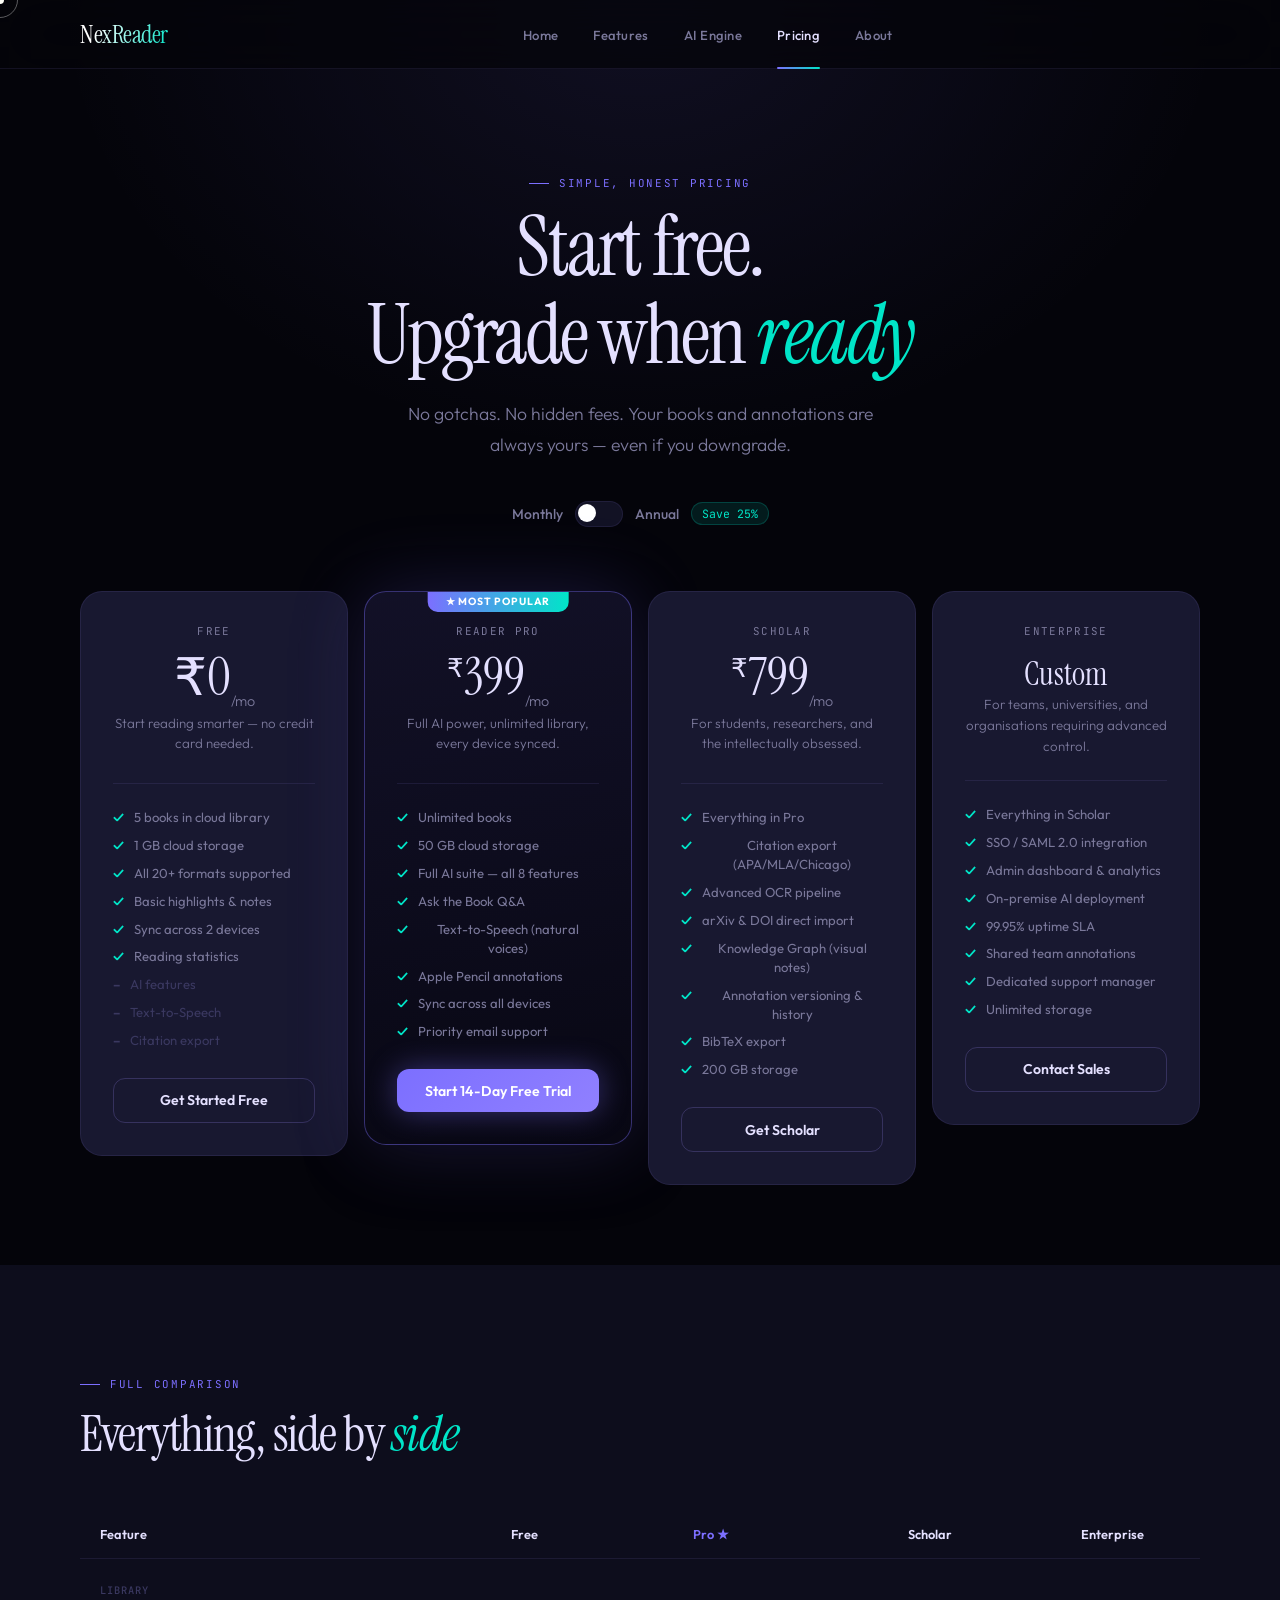
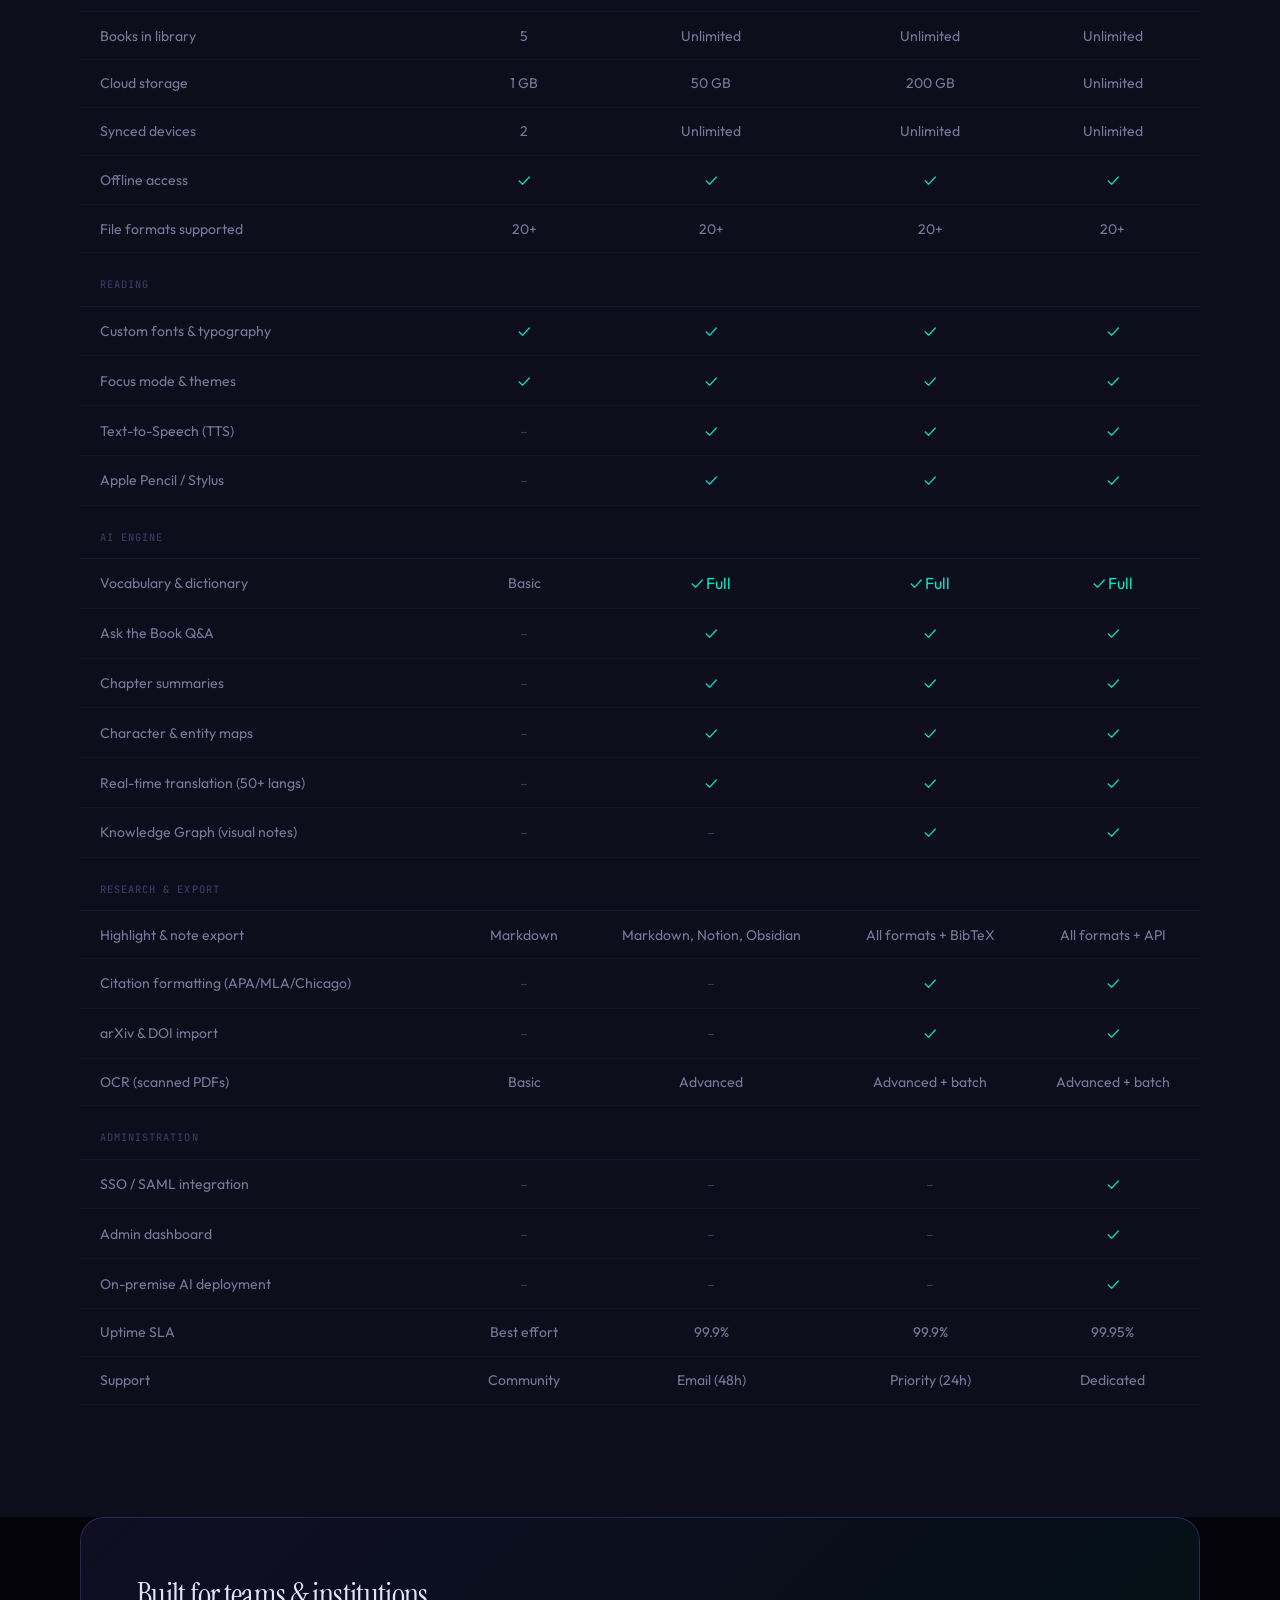
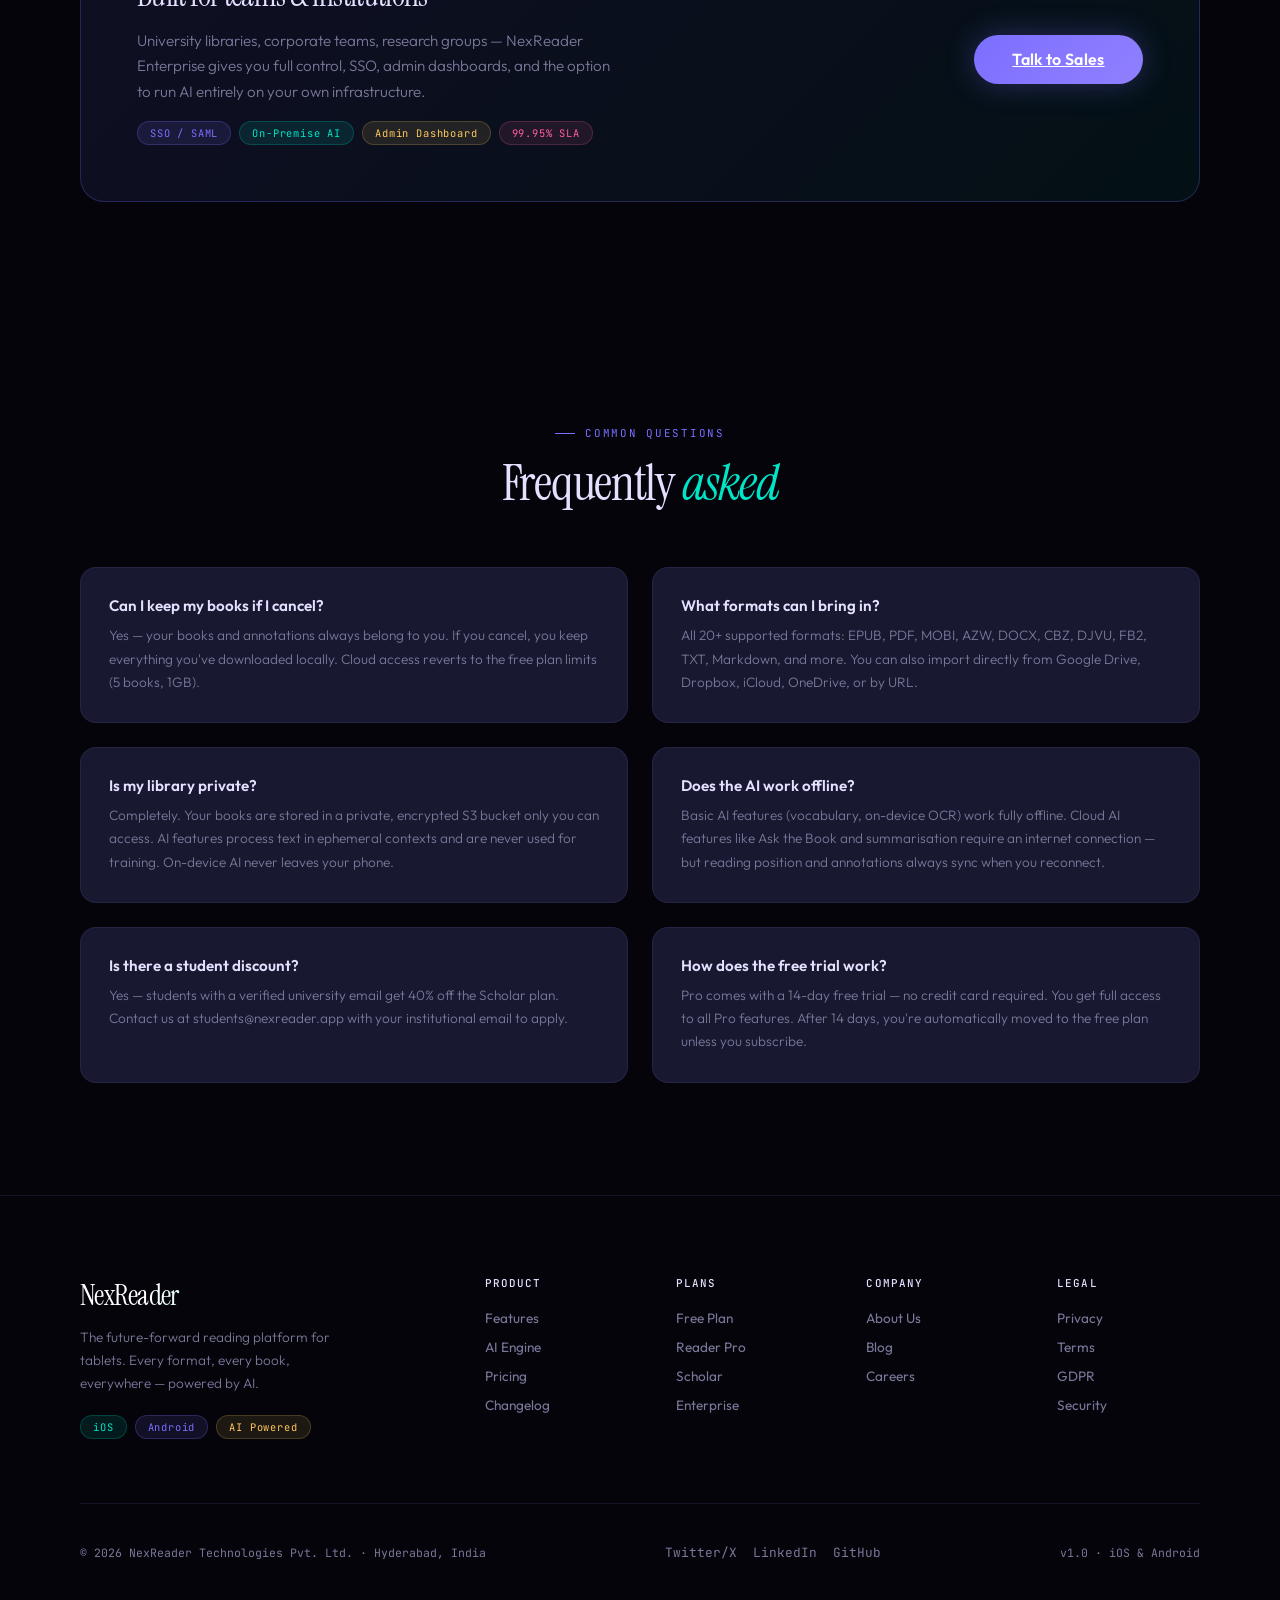
<file: pricing.html>
<!DOCTYPE html>
<html lang="en">
<head>
<meta charset="UTF-8">
<meta name="viewport" content="width=device-width, initial-scale=1.0">
<title>Pricing — NexReader</title>
<link href="https://fonts.googleapis.com/css2?family=Instrument+Serif:ital@0;1&family=Outfit:wght@300;400;500;600;700;800&family=JetBrains+Mono:wght@400;500&display=swap" rel="stylesheet">
<link rel="stylesheet" href="shared.css">
<style>
/* HERO */
.pricing-hero{
  padding:11rem 5rem 5rem;text-align:center;
  background:radial-gradient(ellipse 70% 55% at 50% 0%,rgba(124,111,255,.1),transparent 65%),var(--ink);
  position:relative;overflow:hidden;
}
.pricing-hero h1{font-family:'Instrument Serif',serif;font-size:clamp(3rem,6.5vw,5.5rem);font-weight:400;letter-spacing:-0.03em;line-height:1.05;margin-bottom:1.25rem}
.pricing-hero .lead{max-width:480px;margin:0 auto 2.5rem}

/* TOGGLE */
.toggle-wrap{display:flex;align-items:center;gap:.75rem;justify-content:center;margin-bottom:4rem}
.toggle-label{font-size:.875rem;color:var(--muted);font-weight:500}
.toggle{position:relative;width:48px;height:26px;cursor:none}
.toggle input{opacity:0;width:0;height:0;position:absolute}
.toggle-track{
  position:absolute;inset:0;background:var(--surface);border:1px solid var(--border);border-radius:100px;transition:background .3s;
}
.toggle input:checked~.toggle-track{background:var(--neon);border-color:var(--neon)}
.toggle-thumb{position:absolute;top:3px;left:3px;width:18px;height:18px;background:#fff;border-radius:50%;transition:transform .3s}
.toggle input:checked~.toggle-track~.toggle-thumb{transform:translateX(22px)}
.toggle-save{font-size:.72rem;padding:3px 10px;border-radius:100px;background:rgba(0,229,200,.1);color:var(--neon2);border:1px solid rgba(0,229,200,.2);font-family:'JetBrains Mono',monospace}

/* PRICING GRID */
.pricing-grid{
  display:grid;grid-template-columns:repeat(4,1fr);gap:1rem;
  max-width:1140px;margin:0 auto;align-items:start;
}
.pcard{
  background:var(--card);border:1px solid var(--border);border-radius:22px;padding:2rem;
  transition:all .3s;position:relative;overflow:hidden;
}
.pcard::before{content:'';position:absolute;inset:0;opacity:0;transition:opacity .3s;pointer-events:none;background:linear-gradient(135deg,rgba(124,111,255,.04),transparent 60%)}
.pcard:hover:not(.featured){border-color:var(--border2);transform:translateY(-4px)}
.pcard:hover:not(.featured)::before{opacity:1}
.pcard.featured{
  background:linear-gradient(170deg,rgba(124,111,255,.12),rgba(124,111,255,.04));
  border-color:rgba(124,111,255,.4);transform:scale(1.03);
  box-shadow:0 0 80px rgba(124,111,255,.2),0 20px 60px rgba(0,0,0,.4);
}
.feat-badge{
  position:absolute;top:-1px;left:50%;transform:translateX(-50%);
  background:linear-gradient(90deg,var(--neon),var(--neon2));
  color:#fff;font-size:.65rem;font-weight:700;letter-spacing:.08em;
  padding:4px 18px;border-radius:0 0 10px 10px;white-space:nowrap;
}
.ptier{font-family:'JetBrains Mono',monospace;font-size:.68rem;letter-spacing:.12em;text-transform:uppercase;color:var(--muted);margin-bottom:.5rem}
.pamt{font-family:'Instrument Serif',serif;font-size:3.25rem;line-height:1;margin:.9rem 0 .25rem}
.pamt sup{font-size:1.6rem;vertical-align:super}
.pamt sub{font-size:.9rem;color:var(--muted);font-family:'Outfit',sans-serif;font-weight:300}
.pdesc{font-size:.83rem;color:var(--muted);margin-bottom:1.5rem;line-height:1.55;font-weight:300;min-height:3.5em}
.pdiv{height:1px;background:var(--border);margin-bottom:1.5rem}
.pfeats{list-style:none;display:flex;flex-direction:column;gap:.55rem;margin-bottom:1.75rem}
.pfeat{font-size:.82rem;color:var(--muted);display:flex;gap:.6rem;align-items:flex-start;line-height:1.45}
.pfeat::before{content:'✓';color:var(--neon2);flex-shrink:0;font-weight:700}
.pfeat.off{color:var(--faint)}
.pfeat.off::before{content:'–';color:var(--faint)}
.pbtn{
  width:100%;padding:.78rem;border-radius:12px;
  font-family:'Outfit',sans-serif;font-weight:600;font-size:.88rem;
  cursor:none;transition:all .25s;border:1px solid var(--border2);
  background:transparent;color:var(--text);display:block;text-align:center;text-decoration:none;
}
.pbtn:hover{background:var(--surface);border-color:rgba(160,140,255,.4)}
.pbtn.primary{background:linear-gradient(135deg,var(--neon),#9080FF);border:none;color:#fff;box-shadow:0 0 30px rgba(124,111,255,.4)}
.pbtn.primary:hover{box-shadow:0 0 50px rgba(124,111,255,.6);transform:translateY(-1px)}

/* COMPARISON TABLE */
.compare-section{padding:7rem 5rem;background:var(--panel)}
.compare-table{
  width:100%;border-collapse:collapse;margin-top:3rem;font-size:.875rem;
}
.compare-table th{
  padding:1rem 1.25rem;text-align:left;font-weight:600;font-size:.8rem;
  border-bottom:1px solid var(--border);color:var(--text);
}
.compare-table th:not(:first-child){text-align:center}
.compare-table th.featured-col{color:var(--neon)}
.compare-table td{
  padding:.9rem 1.25rem;border-bottom:1px solid rgba(160,140,255,.05);
  color:var(--muted);vertical-align:middle;
}
.compare-table td:not(:first-child){text-align:center}
.compare-table tr:hover td{background:rgba(124,111,255,.025)}
.compare-table .section-row td{
  font-family:'JetBrains Mono',monospace;font-size:.65rem;letter-spacing:.1em;
  text-transform:uppercase;color:var(--faint);padding-top:1.5rem;
  border-bottom:1px solid rgba(160,140,255,.08);font-weight:500;
}
.ck{color:var(--neon2);font-size:1rem}
.cx{color:var(--faint);font-size:.875rem}

/* FAQ */
.faq-section{padding:7rem 5rem;background:var(--ink)}
.faq-grid{display:grid;grid-template-columns:1fr 1fr;gap:1.5rem;margin-top:3.5rem}
.faq-item{padding:1.75rem;background:var(--card);border:1px solid var(--border);border-radius:16px;transition:all .3s}
.faq-item:hover{border-color:var(--border2);transform:translateY(-2px)}
.faq-q{font-size:.95rem;font-weight:600;margin-bottom:.6rem}
.faq-a{font-size:.85rem;color:var(--muted);line-height:1.7;font-weight:300}

/* ENTERPRISE */
.enterprise-band{
  margin:0 5rem 7rem;border-radius:24px;
  background:linear-gradient(135deg,rgba(124,111,255,.1),rgba(0,229,200,.06));
  border:1px solid rgba(124,111,255,.25);padding:3.5rem;
  display:flex;align-items:center;justify-content:space-between;gap:2rem;flex-wrap:wrap;
}
.ent-left h3{font-family:'Instrument Serif',serif;font-size:2rem;font-weight:400;letter-spacing:-0.02em;margin-bottom:.75rem}
.ent-left p{font-size:.95rem;color:var(--muted);max-width:480px;line-height:1.7;font-weight:300}
.ent-feats{display:flex;gap:.5rem;flex-wrap:wrap;margin-top:1rem}

@media(max-width:1100px){
  .pricing-grid{grid-template-columns:repeat(2,1fr)}
  .pcard.featured{transform:none}
  .feat-badge{display:none}
}
@media(max-width:768px){
  .pricing-grid{grid-template-columns:1fr}
  .faq-grid{grid-template-columns:1fr}
  .enterprise-band{margin:0 1.5rem 5rem;padding:2rem}
  .pricing-hero,.compare-section,.faq-section{padding-left:1.5rem;padding-right:1.5rem}
  .compare-section{overflow-x:auto}
}
</style>
</head>
<body>
<div class="cursor-dot" id="cd"></div>
<div class="cursor-ring" id="cr"></div>

<!-- NAV -->
<nav id="nav">
  <a href="index.html" class="nav-logo">NexReader</a>
  <ul class="nav-links">
    <li><a href="index.html">Home</a></li>
    <li><a href="features.html">Features</a></li>
    <li><a href="ai.html">AI Engine</a></li>
    <li><a href="pricing.html" class="active">Pricing</a></li>
    <li><a href="about.html">About</a></li>
  </ul>
</nav>

<!-- HERO -->
<div class="pricing-hero reveal">
  <div class="eyebrow" style="justify-content:center">Simple, Honest Pricing</div>
  <h1>Start free.<br>Upgrade when <em>ready</em></h1>
  <p class="lead">No gotchas. No hidden fees. Your books and annotations are always yours — even if you downgrade.</p>

  <div class="toggle-wrap">
    <span class="toggle-label">Monthly</span>
    <label class="toggle"><input type="checkbox" id="billing-toggle"><div class="toggle-track"></div><div class="toggle-thumb"></div></label>
    <span class="toggle-label">Annual</span>
    <span class="toggle-save">Save 25%</span>
  </div>

  <div class="pricing-grid">
    <!-- Free -->
    <div class="pcard reveal delay-1">
      <div class="ptier">Free</div>
      <div class="pamt"><sup></sup><span class="price-val" data-monthly="0" data-annual="0">₹0</span><sub>/mo</sub></div>
      <p class="pdesc">Start reading smarter — no credit card needed.</p>
      <div class="pdiv"></div>
      <ul class="pfeats">
        <li class="pfeat">5 books in cloud library</li>
        <li class="pfeat">1 GB cloud storage</li>
        <li class="pfeat">All 20+ formats supported</li>
        <li class="pfeat">Basic highlights & notes</li>
        <li class="pfeat">Sync across 2 devices</li>
        <li class="pfeat">Reading statistics</li>
        <li class="pfeat off">AI features</li>
        <li class="pfeat off">Text-to-Speech</li>
        <li class="pfeat off">Citation export</li>
      </ul>
      <a href="#" class="pbtn">Get Started Free</a>
    </div>

    <!-- Pro (featured) -->
    <div class="pcard featured reveal delay-2">
      <div class="feat-badge">★ MOST POPULAR</div>
      <div class="ptier">Reader Pro</div>
      <div class="pamt"><sup>₹</sup><span class="price-val" data-monthly="399" data-annual="299">399</span><sub>/mo</sub></div>
      <p class="pdesc">Full AI power, unlimited library, every device synced.</p>
      <div class="pdiv"></div>
      <ul class="pfeats">
        <li class="pfeat">Unlimited books</li>
        <li class="pfeat">50 GB cloud storage</li>
        <li class="pfeat">Full AI suite — all 8 features</li>
        <li class="pfeat">Ask the Book Q&A</li>
        <li class="pfeat">Text-to-Speech (natural voices)</li>
        <li class="pfeat">Apple Pencil annotations</li>
        <li class="pfeat">Sync across all devices</li>
        <li class="pfeat">Priority email support</li>
      </ul>
      <a href="#" class="pbtn primary">Start 14-Day Free Trial</a>
    </div>

    <!-- Scholar -->
    <div class="pcard reveal delay-3">
      <div class="ptier">Scholar</div>
      <div class="pamt"><sup>₹</sup><span class="price-val" data-monthly="799" data-annual="599">799</span><sub>/mo</sub></div>
      <p class="pdesc">For students, researchers, and the intellectually obsessed.</p>
      <div class="pdiv"></div>
      <ul class="pfeats">
        <li class="pfeat">Everything in Pro</li>
        <li class="pfeat">Citation export (APA/MLA/Chicago)</li>
        <li class="pfeat">Advanced OCR pipeline</li>
        <li class="pfeat">arXiv & DOI direct import</li>
        <li class="pfeat">Knowledge Graph (visual notes)</li>
        <li class="pfeat">Annotation versioning & history</li>
        <li class="pfeat">BibTeX export</li>
        <li class="pfeat">200 GB storage</li>
      </ul>
      <a href="#" class="pbtn">Get Scholar</a>
    </div>

    <!-- Enterprise -->
    <div class="pcard reveal delay-4">
      <div class="ptier">Enterprise</div>
      <div class="pamt" style="font-size:2rem;padding-top:.4rem">Custom</div>
      <p class="pdesc">For teams, universities, and organisations requiring advanced control.</p>
      <div class="pdiv"></div>
      <ul class="pfeats">
        <li class="pfeat">Everything in Scholar</li>
        <li class="pfeat">SSO / SAML 2.0 integration</li>
        <li class="pfeat">Admin dashboard & analytics</li>
        <li class="pfeat">On-premise AI deployment</li>
        <li class="pfeat">99.95% uptime SLA</li>
        <li class="pfeat">Shared team annotations</li>
        <li class="pfeat">Dedicated support manager</li>
        <li class="pfeat">Unlimited storage</li>
      </ul>
      <a href="about.html#contact" class="pbtn">Contact Sales</a>
    </div>
  </div>
</div>

<!-- COMPARISON TABLE -->
<section class="compare-section">
  <div class="section-inner">
    <div class="reveal">
      <div class="eyebrow">Full Comparison</div>
      <h2 class="h2">Everything, side by <em>side</em></h2>
    </div>
    <div style="overflow-x:auto">
    <table class="compare-table reveal">
      <thead>
        <tr>
          <th style="width:34%">Feature</th>
          <th>Free</th>
          <th class="featured-col">Pro ★</th>
          <th>Scholar</th>
          <th>Enterprise</th>
        </tr>
      </thead>
      <tbody>
        <tr class="section-row"><td colspan="5">Library</td></tr>
        <tr><td>Books in library</td><td>5</td><td>Unlimited</td><td>Unlimited</td><td>Unlimited</td></tr>
        <tr><td>Cloud storage</td><td>1 GB</td><td>50 GB</td><td>200 GB</td><td>Unlimited</td></tr>
        <tr><td>Synced devices</td><td>2</td><td>Unlimited</td><td>Unlimited</td><td>Unlimited</td></tr>
        <tr><td>Offline access</td><td><span class="ck">✓</span></td><td><span class="ck">✓</span></td><td><span class="ck">✓</span></td><td><span class="ck">✓</span></td></tr>
        <tr><td>File formats supported</td><td>20+</td><td>20+</td><td>20+</td><td>20+</td></tr>

        <tr class="section-row"><td colspan="5">Reading</td></tr>
        <tr><td>Custom fonts & typography</td><td><span class="ck">✓</span></td><td><span class="ck">✓</span></td><td><span class="ck">✓</span></td><td><span class="ck">✓</span></td></tr>
        <tr><td>Focus mode & themes</td><td><span class="ck">✓</span></td><td><span class="ck">✓</span></td><td><span class="ck">✓</span></td><td><span class="ck">✓</span></td></tr>
        <tr><td>Text-to-Speech (TTS)</td><td><span class="cx">–</span></td><td><span class="ck">✓</span></td><td><span class="ck">✓</span></td><td><span class="ck">✓</span></td></tr>
        <tr><td>Apple Pencil / Stylus</td><td><span class="cx">–</span></td><td><span class="ck">✓</span></td><td><span class="ck">✓</span></td><td><span class="ck">✓</span></td></tr>

        <tr class="section-row"><td colspan="5">AI Engine</td></tr>
        <tr><td>Vocabulary & dictionary</td><td>Basic</td><td><span class="ck">✓ Full</span></td><td><span class="ck">✓ Full</span></td><td><span class="ck">✓ Full</span></td></tr>
        <tr><td>Ask the Book Q&A</td><td><span class="cx">–</span></td><td><span class="ck">✓</span></td><td><span class="ck">✓</span></td><td><span class="ck">✓</span></td></tr>
        <tr><td>Chapter summaries</td><td><span class="cx">–</span></td><td><span class="ck">✓</span></td><td><span class="ck">✓</span></td><td><span class="ck">✓</span></td></tr>
        <tr><td>Character & entity maps</td><td><span class="cx">–</span></td><td><span class="ck">✓</span></td><td><span class="ck">✓</span></td><td><span class="ck">✓</span></td></tr>
        <tr><td>Real-time translation (50+ langs)</td><td><span class="cx">–</span></td><td><span class="ck">✓</span></td><td><span class="ck">✓</span></td><td><span class="ck">✓</span></td></tr>
        <tr><td>Knowledge Graph (visual notes)</td><td><span class="cx">–</span></td><td><span class="cx">–</span></td><td><span class="ck">✓</span></td><td><span class="ck">✓</span></td></tr>

        <tr class="section-row"><td colspan="5">Research & Export</td></tr>
        <tr><td>Highlight & note export</td><td>Markdown</td><td>Markdown, Notion, Obsidian</td><td>All formats + BibTeX</td><td>All formats + API</td></tr>
        <tr><td>Citation formatting (APA/MLA/Chicago)</td><td><span class="cx">–</span></td><td><span class="cx">–</span></td><td><span class="ck">✓</span></td><td><span class="ck">✓</span></td></tr>
        <tr><td>arXiv & DOI import</td><td><span class="cx">–</span></td><td><span class="cx">–</span></td><td><span class="ck">✓</span></td><td><span class="ck">✓</span></td></tr>
        <tr><td>OCR (scanned PDFs)</td><td>Basic</td><td>Advanced</td><td>Advanced + batch</td><td>Advanced + batch</td></tr>

        <tr class="section-row"><td colspan="5">Administration</td></tr>
        <tr><td>SSO / SAML integration</td><td><span class="cx">–</span></td><td><span class="cx">–</span></td><td><span class="cx">–</span></td><td><span class="ck">✓</span></td></tr>
        <tr><td>Admin dashboard</td><td><span class="cx">–</span></td><td><span class="cx">–</span></td><td><span class="cx">–</span></td><td><span class="ck">✓</span></td></tr>
        <tr><td>On-premise AI deployment</td><td><span class="cx">–</span></td><td><span class="cx">–</span></td><td><span class="cx">–</span></td><td><span class="ck">✓</span></td></tr>
        <tr><td>Uptime SLA</td><td>Best effort</td><td>99.9%</td><td>99.9%</td><td>99.95%</td></tr>
        <tr><td>Support</td><td>Community</td><td>Email (48h)</td><td>Priority (24h)</td><td>Dedicated</td></tr>
      </tbody>
    </table>
    </div>
  </div>
</section>

<!-- ENTERPRISE BAND -->
<div class="enterprise-band reveal">
  <div class="ent-left">
    <h3>Built for teams &amp; institutions</h3>
    <p>University libraries, corporate teams, research groups — NexReader Enterprise gives you full control, SSO, admin dashboards, and the option to run AI entirely on your own infrastructure.</p>
    <div class="ent-feats">
      <span class="badge badge-neon">SSO / SAML</span>
      <span class="badge badge-teal">On-Premise AI</span>
      <span class="badge badge-gold">Admin Dashboard</span>
      <span class="badge badge-rose">99.95% SLA</span>
    </div>
  </div>
  <div style="flex-shrink:0">
    <a href="about.html#contact" class="btn btn-primary btn-lg">Talk to Sales</a>
  </div>
</div>

<!-- FAQ -->
<section class="faq-section">
  <div class="section-inner">
    <div class="reveal" style="text-align:center;max-width:560px;margin:0 auto">
      <div class="eyebrow" style="justify-content:center">Common Questions</div>
      <h2 class="h2">Frequently <em>asked</em></h2>
    </div>
    <div class="faq-grid reveal">
      <div class="faq-item"><div class="faq-q">Can I keep my books if I cancel?</div><div class="faq-a">Yes — your books and annotations always belong to you. If you cancel, you keep everything you've downloaded locally. Cloud access reverts to the free plan limits (5 books, 1GB).</div></div>
      <div class="faq-item"><div class="faq-q">What formats can I bring in?</div><div class="faq-a">All 20+ supported formats: EPUB, PDF, MOBI, AZW, DOCX, CBZ, DJVU, FB2, TXT, Markdown, and more. You can also import directly from Google Drive, Dropbox, iCloud, OneDrive, or by URL.</div></div>
      <div class="faq-item"><div class="faq-q">Is my library private?</div><div class="faq-a">Completely. Your books are stored in a private, encrypted S3 bucket only you can access. AI features process text in ephemeral contexts and are never used for training. On-device AI never leaves your phone.</div></div>
      <div class="faq-item"><div class="faq-q">Does the AI work offline?</div><div class="faq-a">Basic AI features (vocabulary, on-device OCR) work fully offline. Cloud AI features like Ask the Book and summarisation require an internet connection — but reading position and annotations always sync when you reconnect.</div></div>
      <div class="faq-item"><div class="faq-q">Is there a student discount?</div><div class="faq-a">Yes — students with a verified university email get 40% off the Scholar plan. Contact us at students@nexreader.app with your institutional email to apply.</div></div>
      <div class="faq-item"><div class="faq-q">How does the free trial work?</div><div class="faq-a">Pro comes with a 14-day free trial — no credit card required. You get full access to all Pro features. After 14 days, you're automatically moved to the free plan unless you subscribe.</div></div>
    </div>
  </div>
</section>

<!-- FOOTER -->
<footer>
  <div class="footer-grid">
    <div><a href="index.html" class="footer-logo">NexReader</a><p class="footer-desc">The future-forward reading platform for tablets. Every format, every book, everywhere — powered by AI.</p><div style="margin-top:1.25rem;display:flex;gap:.5rem;flex-wrap:wrap"><span class="badge badge-teal">iOS</span><span class="badge badge-neon">Android</span><span class="badge badge-gold">AI Powered</span></div></div>
    <div class="footer-col"><h4>Product</h4><ul><li><a href="features.html">Features</a></li><li><a href="ai.html">AI Engine</a></li><li><a href="pricing.html">Pricing</a></li><li><a href="#">Changelog</a></li></ul></div>
    <div class="footer-col"><h4>Plans</h4><ul><li><a href="#">Free Plan</a></li><li><a href="#">Reader Pro</a></li><li><a href="#">Scholar</a></li><li><a href="#">Enterprise</a></li></ul></div>
    <div class="footer-col"><h4>Company</h4><ul><li><a href="about.html">About Us</a></li><li><a href="#">Blog</a></li><li><a href="#">Careers</a></li></ul></div>
    <div class="footer-col"><h4>Legal</h4><ul><li><a href="#">Privacy</a></li><li><a href="#">Terms</a></li><li><a href="#">GDPR</a></li><li><a href="#">Security</a></li></ul></div>
  </div>
  <div class="footer-bottom"><span>© 2026 NexReader Technologies Pvt. Ltd. · Hyderabad, India</span><div class="footer-socials"><a href="#">Twitter/X</a><a href="#">LinkedIn</a><a href="#">GitHub</a></div><span>v1.0 · iOS & Android</span></div>
</footer>

<script src="shared.js"></script>
<script>
// Billing toggle
const toggle = document.getElementById('billing-toggle');
toggle.addEventListener('change', () => {
  const annual = toggle.checked;
  document.querySelectorAll('.price-val').forEach(el => {
    const v = annual ? el.dataset.annual : el.dataset.monthly;
    el.textContent = v === '0' ? '₹0' : '₹' + v;
  });
  document.querySelectorAll('.pamt sub').forEach(el => {
    el.textContent = annual ? '/mo, billed annually' : '/mo';
  });
});
</script>
</body>
</html>
</file>
<file: shared.css>
/* ============================================================
   NexReader — Shared Design System
   ============================================================ */

@import url('https://fonts.googleapis.com/css2?family=Instrument+Serif:ital@0;1&family=Outfit:wght@300;400;500;600;700;800&family=JetBrains+Mono:wght@400;500&display=swap');

*,*::before,*::after{margin:0;padding:0;box-sizing:border-box}

:root{
  --ink:#04040A;
  --deep:#070710;
  --panel:#0D0D1C;
  --surface:#121224;
  --card:#181830;
  --card2:#1E1E38;
  --border:rgba(160,140,255,0.1);
  --border2:rgba(160,140,255,0.22);
  --neon:#7C6FFF;
  --neon2:#00E5C8;
  --rose:#FF5FA0;
  --gold:#FFCB5F;
  --text:#E4E0FF;
  --muted:#7A789A;
  --faint:#3A3860;
}

html{scroll-behavior:smooth}
body{font-family:'Outfit',sans-serif;background:var(--ink);color:var(--text);overflow-x:hidden;cursor:none}

/* CURSOR */
.cursor-dot{position:fixed;width:8px;height:8px;background:#fff;border-radius:50%;transform:translate(-50%,-50%);pointer-events:none;z-index:9999;mix-blend-mode:difference}
.cursor-ring{position:fixed;width:36px;height:36px;border:1px solid rgba(255,255,255,0.35);border-radius:50%;transform:translate(-50%,-50%);pointer-events:none;z-index:9998;transition:width .25s,height .25s,border-color .25s}
.cursor-ring.hover{width:52px;height:52px;border-color:rgba(124,111,255,0.7)}

/* NAV */
nav{
  position:fixed;top:0;left:0;right:0;z-index:200;
  padding:1.1rem 5rem;
  display:flex;align-items:center;gap:3rem;
  background:rgba(4,4,10,0.75);
  backdrop-filter:blur(28px);-webkit-backdrop-filter:blur(28px);
  border-bottom:1px solid var(--border);
  transition:padding .35s,background .35s;
}
nav.scrolled{padding:.85rem 5rem;background:rgba(4,4,10,0.94)}

.nav-logo{
  font-family:'Instrument Serif',serif;font-size:1.55rem;letter-spacing:-0.02em;
  text-decoration:none;flex-shrink:0;
  background:linear-gradient(110deg,#fff 20%,var(--neon2) 100%);
  -webkit-background-clip:text;-webkit-text-fill-color:transparent;background-clip:text;
}

.nav-links{display:flex;gap:0;list-style:none;flex:1;justify-content:center}
.nav-links a{
  font-size:.82rem;font-weight:500;color:var(--muted);text-decoration:none;
  padding:.5rem 1.1rem;border-radius:8px;letter-spacing:.02em;
  transition:color .2s,background .2s;position:relative;
}
.nav-links a:hover{color:var(--text);background:rgba(124,111,255,0.08)}
.nav-links a.active{color:var(--text)}
.nav-links a.active::after{
  content:'';position:absolute;bottom:-1.1rem;left:1.1rem;right:1.1rem;height:2px;
  background:linear-gradient(90deg,var(--neon),var(--neon2));border-radius:2px;
}

/* BUTTONS */
.btn{
  font-family:'Outfit',sans-serif;font-weight:600;letter-spacing:.02em;
  border:none;border-radius:100px;cursor:none;transition:all .25s;display:inline-flex;align-items:center;gap:.5rem;
}
.btn-sm{font-size:.8rem;padding:.5rem 1.25rem}
.btn-md{font-size:.9rem;padding:.7rem 1.75rem}
.btn-lg{font-size:1rem;padding:.9rem 2.4rem}

.btn-primary{background:linear-gradient(135deg,var(--neon),#9080FF);color:#fff;box-shadow:0 0 30px rgba(124,111,255,0.3)}
.btn-primary:hover{box-shadow:0 0 50px rgba(124,111,255,0.55);transform:translateY(-2px)}
.btn-outline{background:transparent;color:var(--text);border:1px solid var(--border2)}
.btn-outline:hover{background:rgba(124,111,255,0.07);border-color:rgba(160,140,255,0.4);transform:translateY(-2px)}

/* SECTION BASE */
.section{padding:7rem 5rem;position:relative}
.section-inner{max-width:1140px;margin:0 auto}

.eyebrow{
  font-family:'JetBrains Mono',monospace;font-size:.68rem;letter-spacing:.16em;text-transform:uppercase;
  color:var(--neon);display:flex;align-items:center;gap:10px;margin-bottom:.9rem;
}
.eyebrow::before{content:'';width:20px;height:1px;background:var(--neon);flex-shrink:0}

.h1{font-family:'Instrument Serif',serif;font-size:clamp(3rem,6vw,5.5rem);font-weight:400;line-height:1.05;letter-spacing:-0.03em}
.h2{font-family:'Instrument Serif',serif;font-size:clamp(2.2rem,4vw,3.5rem);font-weight:400;line-height:1.1;letter-spacing:-0.025em}
.h3{font-size:1.15rem;font-weight:600;line-height:1.3}
.h4{font-size:.95rem;font-weight:600}
em{font-style:italic;color:var(--neon2);-webkit-text-fill-color:var(--neon2)}

.lead{font-size:1.1rem;color:var(--muted);line-height:1.75;font-weight:300}

/* CARD */
.card{
  background:var(--card);border:1px solid var(--border);border-radius:18px;
  padding:2rem;transition:border-color .3s,transform .3s;position:relative;overflow:hidden;
}
.card::before{content:'';position:absolute;inset:0;background:linear-gradient(135deg,rgba(124,111,255,0.04),transparent 60%);opacity:0;transition:opacity .3s;pointer-events:none}
.card:hover{border-color:var(--border2);transform:translateY(-4px)}
.card:hover::before{opacity:1}

/* REVEAL ANIMATION */
.reveal{opacity:0;transform:translateY(28px);transition:opacity .75s ease,transform .75s ease}
.reveal.visible{opacity:1;transform:translateY(0)}
.reveal.delay-1{transition-delay:.1s}
.reveal.delay-2{transition-delay:.2s}
.reveal.delay-3{transition-delay:.3s}
.reveal.delay-4{transition-delay:.4s}

/* BADGE */
.badge{display:inline-block;font-family:'JetBrains Mono',monospace;font-size:.65rem;letter-spacing:.08em;padding:4px 12px;border-radius:100px}
.badge-neon{background:rgba(124,111,255,0.12);color:var(--neon);border:1px solid rgba(124,111,255,0.25)}
.badge-teal{background:rgba(0,229,200,0.1);color:var(--neon2);border:1px solid rgba(0,229,200,0.2)}
.badge-rose{background:rgba(255,95,160,0.1);color:var(--rose);border:1px solid rgba(255,95,160,0.2)}
.badge-gold{background:rgba(255,203,95,0.1);color:var(--gold);border:1px solid rgba(255,203,95,0.2)}
.badge-live{animation:pulse 2s infinite}
@keyframes pulse{0%,100%{opacity:1}50%{opacity:.4}}

/* DIVIDER */
.divider{height:1px;background:linear-gradient(90deg,transparent,var(--border),transparent);margin:5rem 0}

/* FOOTER */
footer{
  padding:5rem 5rem 3rem;border-top:1px solid var(--border);background:var(--ink);
}
.footer-grid{
  display:grid;grid-template-columns:2.5fr 1fr 1fr 1fr 1fr;gap:3rem;
  max-width:1140px;margin:0 auto 4rem;
}
.footer-logo{
  font-family:'Instrument Serif',serif;font-size:1.8rem;letter-spacing:-0.02em;
  background:linear-gradient(110deg,#fff 20%,var(--neon2));
  -webkit-background-clip:text;-webkit-text-fill-color:transparent;background-clip:text;
  display:block;margin-bottom:.75rem;text-decoration:none;
}
.footer-desc{font-size:.85rem;color:var(--muted);line-height:1.7;max-width:260px;font-weight:300}
.footer-col h4{font-family:'JetBrains Mono',monospace;font-size:.68rem;letter-spacing:.1em;text-transform:uppercase;color:var(--text);margin-bottom:1.1rem;font-weight:500}
.footer-col ul{list-style:none;display:flex;flex-direction:column;gap:.55rem}
.footer-col a{font-size:.85rem;color:var(--muted);text-decoration:none;transition:color .2s}
.footer-col a:hover{color:var(--neon)}
.footer-bottom{
  max-width:1140px;margin:0 auto;
  padding-top:2.5rem;border-top:1px solid var(--border);
  display:flex;align-items:center;justify-content:space-between;
  font-family:'JetBrains Mono',monospace;font-size:.72rem;color:var(--muted);
}
.footer-socials{display:flex;gap:1rem}
.footer-socials a{color:var(--muted);text-decoration:none;transition:color .2s;font-size:.8rem}
.footer-socials a:hover{color:var(--neon)}

/* RESPONSIVE */
@media(max-width:1024px){
  nav,.section{padding-left:2rem;padding-right:2rem}
  nav{padding-top:.9rem;padding-bottom:.9rem}
  .footer-grid{grid-template-columns:1fr 1fr 1fr;gap:2rem}
}
@media(max-width:768px){
  .nav-links{display:none}
  .section{padding:4rem 1.5rem}
  .footer-grid{grid-template-columns:1fr 1fr}
  .footer-bottom{flex-direction:column;gap:.75rem;text-align:center}
}
</file>
